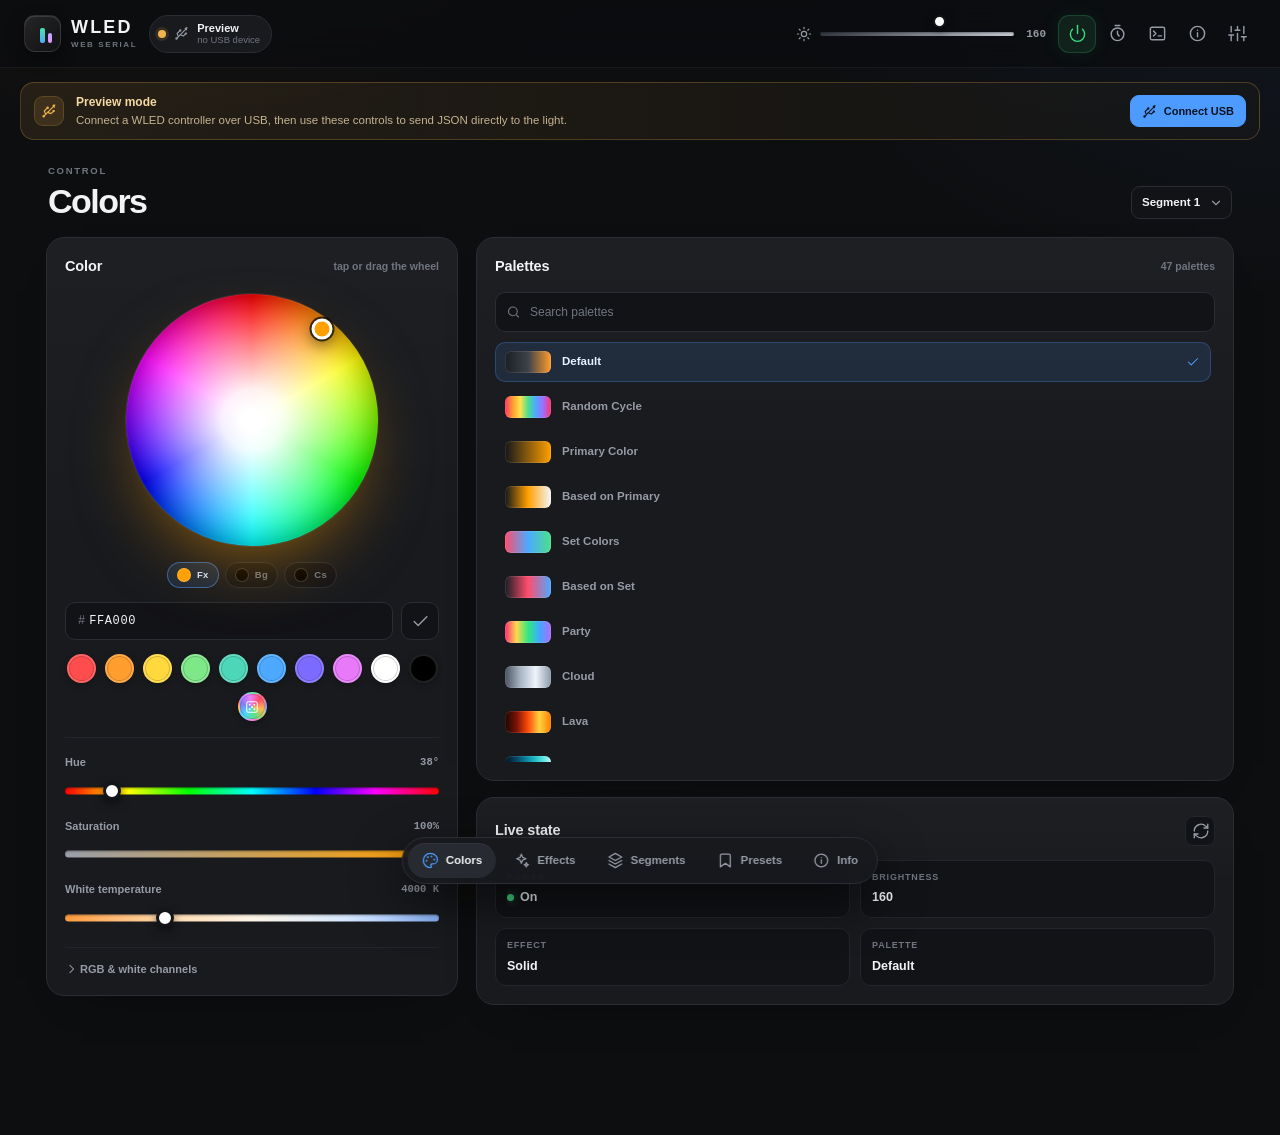
<file: index.html>
<!DOCTYPE html>
<!-- Generated from src/ by tools/build.js — do not edit directly. Run: node tools/build.js -->
<html lang="en">
<head>
<meta charset="utf-8">
<meta name="viewport" content="width=device-width, initial-scale=1, viewport-fit=cover">
<meta name="theme-color" content="#0d0e10">
<title>WLED · Web Serial</title>
<link rel="icon" href="data:image/svg+xml,%3Csvg xmlns='http://www.w3.org/2000/svg' viewBox='0 0 32 32'%3E%3Crect width='32' height='32' rx='8' fill='%23131518'/%3E%3Crect x='7' y='12' width='4' height='13' rx='2' fill='%23ff5d7a'/%3E%3Crect x='14' y='8' width='4' height='17' rx='2' fill='%234be0b0'/%3E%3Crect x='21' y='15' width='4' height='10' rx='2' fill='%23c0a6ff'/%3E%3C/svg%3E">
<style>
/* base.css
 * Design tokens, reset, base typography and the boot loader.
 */

:root{
  --bg:#0d0e10; --bg-2:#121317; --panel:#181a1e; --panel-2:#1f2227; --panel-3:#272b31;
  --line:#2a2d34; --line-soft:#22252b; --text:#f2f3f5; --muted:#969ba5; --muted-2:#70757f;
  --blue:#4d9bff; --blue-soft:rgba(77,155,255,.13); --green:#3ddc84; --amber:#f0b34d;
  --red:#ff6b6b; --radius:18px; --mono:ui-monospace,SFMono-Regular,Menlo,Monaco,Consolas,"Liberation Mono",monospace;
  --font:Inter,-apple-system,BlinkMacSystemFont,"Segoe UI",Roboto,Helvetica,Arial,sans-serif;
  --glow-rgb:255,160,0; --primary:#ffa500;
}
*{box-sizing:border-box}
html{color-scheme:dark}

.boot-loader{position:fixed;inset:0;z-index:1000;display:grid;place-items:center;gap:16px;background:var(--bg);transition:opacity .45s ease,visibility .45s ease}
.boot-loader.hidden{opacity:0;visibility:hidden;pointer-events:none}
.boot-mark{display:flex;gap:6px;align-items:flex-end;height:34px}
.boot-mark span{width:8px;border-radius:4px;background:linear-gradient(180deg,var(--accent),var(--accent-2));animation:bootBars 1s ease-in-out infinite}
.boot-mark span:nth-child(2){animation-delay:.15s;height:26px}
.boot-mark span:nth-child(1){height:18px}
.boot-mark span:nth-child(3){height:30px;animation-delay:.3s}
@keyframes bootBars{0%,100%{transform:scaleY(.55);opacity:.7}50%{transform:scaleY(1);opacity:1}}
.boot-spinner{width:34px;height:34px;border:3px solid rgba(255,255,255,.12);border-top-color:var(--accent);border-radius:50%;animation:spin .75s linear infinite}
@keyframes spin{to{transform:rotate(360deg)}}
.boot-text{font-size:13px;color:var(--muted);letter-spacing:.02em}
body{
  margin:0;min-height:100vh;background:
    radial-gradient(1000px 600px at 12% -20%,rgba(var(--glow-rgb),.10),transparent 60%),
    radial-gradient(800px 500px at 100% 0%,rgba(77,155,255,.055),transparent 60%),
    var(--bg);
  color:var(--text);font-family:var(--font);font-size:14px;line-height:1.5;
  -webkit-font-smoothing:antialiased;text-rendering:optimizeLegibility;
}
body::before{content:"";position:fixed;inset:0;z-index:-1;pointer-events:none;
  background:radial-gradient(600px 300px at 50% 110%,rgba(var(--glow-rgb),.045),transparent 70%);}
::selection{background:rgba(77,155,255,.35)}
*{scrollbar-width:thin;scrollbar-color:#3a3e46 transparent}
::-webkit-scrollbar{width:8px;height:8px}
::-webkit-scrollbar-track{background:transparent}
::-webkit-scrollbar-thumb{background:#343840;border-radius:99px;border:2px solid var(--bg)}
::-webkit-scrollbar-thumb:hover{background:#454a54}
h1,h2,h3,p{margin:0}
button,input,select,textarea{font:inherit;color:inherit}
button{cursor:pointer}
a{color:var(--blue)}
.hidden{display:none!important}
.icon{width:18px;height:18px;flex:none;stroke:currentColor;stroke-width:1.8;fill:none;stroke-linecap:round;stroke-linejoin:round}
.svg-defs{position:absolute;width:0;height:0;overflow:hidden}

/* layout.css
 * Top bar, notice banner, page shell, panels and card grids.
 */

/* top bar */
.topbar{
  position:sticky;top:0;z-index:50;display:flex;align-items:center;gap:12px;
  min-height:68px;padding:10px clamp(12px,2.5vw,24px);
  background:rgba(12,13,15,.82);border-bottom:1px solid rgba(255,255,255,.06);
  backdrop-filter:blur(22px) saturate(140%);-webkit-backdrop-filter:blur(22px) saturate(140%);
  flex-wrap:wrap;
}
.brand{display:flex;align-items:center;gap:10px;flex:none;user-select:none}
.brand-mark{display:flex;align-items:flex-end;gap:3px;width:37px;height:37px;padding:8px;border-radius:11px;
  background:linear-gradient(135deg,rgba(255,255,255,.10),rgba(255,255,255,.025));
  border:1px solid rgba(255,255,255,.10);box-shadow:inset 0 1px 0 rgba(255,255,255,.12),0 6px 18px rgba(0,0,0,.3)}
.brand-mark span{flex:1;border-radius:2px;background:linear-gradient(180deg,#ff5d7a,#ff9f43)}
.brand-mark span:nth-child(2){height:78%;background:linear-gradient(180deg,#4be0b0,#4dabf7)}
.brand-mark span:nth-child(3){height:55%;background:linear-gradient(180deg,#c0a6ff,#e599f7)}
.brand-copy{display:flex;flex-direction:column;line-height:1}
.brand-name{font-weight:800;font-size:18px;letter-spacing:.12em}
.brand-sub{margin-top:5px;font-size:8px;letter-spacing:.2em;text-transform:uppercase;color:var(--muted-2);font-weight:800}
.conn-chip{display:flex;align-items:center;gap:8px;padding:6px 11px 6px 8px;border-radius:999px;
  border:1px solid var(--line);background:var(--panel);min-height:38px;transition:.2s;text-align:left}
.conn-chip:hover{background:var(--panel-2);border-color:#3b3f48}
.conn-chip .dot{width:8px;height:8px;border-radius:50%;background:var(--amber);box-shadow:0 0 0 3px rgba(240,179,77,.12);flex:none;transition:.2s}
.conn-chip .icon{width:15px;height:15px;color:var(--muted)}
.conn-text{display:flex;flex-direction:column;gap:1px;line-height:1.1}
.conn-text strong{font-size:11px;font-weight:700}
.conn-detail{font-size:9.5px;color:var(--muted-2);white-space:nowrap;max-width:190px;overflow:hidden;text-overflow:ellipsis}
body[data-mode="serial"] .conn-chip .dot{background:var(--green);box-shadow:0 0 0 3px rgba(61,220,132,.12),0 0 12px rgba(61,220,132,.4)}
#connChip.waiting .dot{background:var(--amber);box-shadow:0 0 0 3px rgba(240,179,77,.12);animation:pulse 1.8s infinite}
@keyframes pulse{0%,100%{opacity:1}50%{opacity:.45}}
.top-spacer{flex:1;min-width:4px}
.bri-mini{display:flex;align-items:center;gap:8px;width:min(250px,23vw);min-width:160px}
.bri-mini>.icon{width:16px;height:16px;color:var(--muted)}
.bri-mini .range-wrap{flex:1}
.bri-mini output{font:600 11px var(--mono);color:var(--muted);min-width:24px;text-align:right}
.top-actions{display:flex;align-items:center;gap:2px}
.icon-btn{width:38px;height:38px;display:inline-grid;place-items:center;border:1px solid transparent;border-radius:11px;
  background:transparent;color:var(--muted);transition:.18s;flex:none;padding:0}
.icon-btn:hover{color:var(--text);background:var(--panel-2);border-color:var(--line)}
.icon-btn:active{transform:scale(.95)}
.icon-btn.active{color:var(--blue);background:var(--blue-soft);border-color:rgba(77,155,255,.25)}
.icon-btn.power.on{color:var(--green);background:rgba(61,220,132,.10);border-color:rgba(61,220,132,.20);box-shadow:0 0 20px rgba(61,220,132,.08)}
.icon-btn .icon{width:19px;height:19px}
button:focus-visible,input:focus-visible,select:focus-visible,textarea:focus-visible,[tabindex]:focus-visible{
  outline:2px solid rgba(77,155,255,.8);outline-offset:2px
}

/* layout */
.notice{width:min(1240px,calc(100% - 28px));margin:14px auto 0;padding:10px 13px;display:flex;align-items:center;gap:12px;
  border:1px solid rgba(240,179,77,.24);border-radius:14px;
  background:linear-gradient(90deg,rgba(240,179,77,.10),rgba(240,179,77,.025));font-size:12px}
.notice-icon{width:30px;height:30px;border-radius:9px;display:grid;place-items:center;flex:none;
  color:var(--amber);background:rgba(240,179,77,.12);border:1px solid rgba(240,179,77,.18)}
.notice-icon .icon{width:16px;height:16px}
.notice-copy{display:flex;flex-direction:column;gap:1px;min-width:0}
.notice-copy strong{font-size:12px;font-weight:700;color:#f5d9a3}
.notice-copy span{font-size:11.5px;color:#c6b492}
.notice .btn{margin-left:auto;flex:none}
body[data-mode="serial"] .notice{display:none}
.content{width:min(1240px,100%);margin:0 auto;padding:22px clamp(14px,2.5vw,26px) 130px}
.panel{display:none}
.panel.active{display:block;animation:panelIn .32s ease both}
@keyframes panelIn{from{opacity:0;transform:translateY(6px)}to{opacity:1;transform:none}}
.panel-head{display:flex;align-items:flex-end;justify-content:space-between;gap:16px;margin:2px 2px 18px;flex-wrap:wrap}
.eyebrow{margin:0 0 5px;font-size:9.5px;text-transform:uppercase;letter-spacing:.18em;color:var(--muted-2);font-weight:800;display:flex;align-items:center;gap:8px}
.panel-head h1{margin:0;font-size:clamp(25px,3vw,34px);letter-spacing:-.045em;line-height:1.05;font-weight:750}
.page-sub{margin:7px 0 0;color:var(--muted);font-size:12.5px;max-width:62ch}
.panel-head-actions{display:flex;gap:9px;align-items:center;flex-wrap:wrap}
.stack{display:flex;flex-direction:column;gap:16px;min-width:0}
.colors-grid{display:grid;grid-template-columns:minmax(320px,412px) minmax(0,1fr);gap:18px;align-items:start}
.effects-grid{display:grid;grid-template-columns:minmax(300px,376px) minmax(0,1fr);gap:18px;align-items:start}
.segments-grid{display:grid;grid-template-columns:repeat(auto-fill,minmax(320px,1fr));gap:16px}
.presets-grid{display:grid;grid-template-columns:repeat(auto-fill,minmax(188px,1fr));gap:12px}
.info-grid{display:grid;grid-template-columns:repeat(2,minmax(0,1fr));gap:16px}
.span-2{grid-column:1/-1}
.card{background:linear-gradient(180deg,rgba(255,255,255,.024),rgba(255,255,255,0) 42%),var(--panel);
  border:1px solid var(--line);border-radius:var(--radius);padding:18px;box-shadow:0 18px 44px -36px rgba(0,0,0,.9);min-width:0}
.card-head{display:flex;align-items:center;justify-content:space-between;gap:10px;margin-bottom:14px}
.card h2{margin:0;font-size:14.5px;font-weight:700;letter-spacing:-.01em}
.hint{font-size:10.5px;color:var(--muted-2);font-weight:550;white-space:nowrap}
.divider{height:1px;background:var(--line-soft);margin:16px 0}
.muted{color:var(--muted)}
.mono{font-family:var(--mono)}

/* controls.css
 * Buttons, form fields, switches and range sliders.
 */

/* buttons / forms */
.btn{display:inline-flex;align-items:center;justify-content:center;gap:7px;padding:9px 14px;border-radius:11px;
  border:1px solid var(--line);background:var(--panel-2);color:var(--text);font-size:12px;font-weight:650;
  transition:.18s;white-space:nowrap}
.btn:hover{background:var(--panel-3);border-color:#3b3f48}
.btn:active{transform:translateY(1px)}
.btn-primary{background:var(--blue);border-color:var(--blue);color:#07121f}
.btn-primary:hover{background:#68adff;border-color:#68adff}
.btn-danger{background:rgba(255,107,107,.09);border-color:rgba(255,107,107,.25);color:#ff9696}
.btn-danger:hover{background:rgba(255,107,107,.16);border-color:rgba(255,107,107,.4)}
.btn-ghost{background:transparent}
.btn-sm{padding:7px 11px;font-size:11px;border-radius:9px}
.btn .icon{width:15px;height:15px}
.button-row{display:flex;gap:8px;flex-wrap:wrap;align-items:center}
.mini-select{appearance:none;background:var(--bg-2);border:1px solid var(--line);color:var(--text);border-radius:9px;
  padding:7px 30px 7px 10px;font-size:11.5px;font-weight:600;cursor:pointer;
  background-image:url("data:image/svg+xml,%3Csvg xmlns='http://www.w3.org/2000/svg' viewBox='0 0 24 24' fill='none' stroke='%23969ba5' stroke-width='2' stroke-linecap='round'%3E%3Cpath d='m6 9 6 6 6-6'/%3E%3C/svg%3E");
  background-repeat:no-repeat;background-position:right 8px center;background-size:14px}
.mini-select:hover{border-color:#3b3f48}
.field-label{font-size:10px;font-weight:700;letter-spacing:.06em;text-transform:uppercase;color:var(--muted-2);display:block;margin-bottom:6px}
.input,.select,textarea.input{width:100%;background:var(--bg-2);border:1px solid var(--line);border-radius:10px;
  padding:9px 11px;font-size:12px;color:var(--text);outline:none;transition:.18s}
.input:focus,.select:focus,textarea.input:focus{border-color:rgba(77,155,255,.55);box-shadow:0 0 0 3px rgba(77,155,255,.09)}
textarea.input{resize:vertical;font-family:var(--mono);font-size:11px;line-height:1.6}
.select{appearance:none;background-image:url("data:image/svg+xml,%3Csvg xmlns='http://www.w3.org/2000/svg' viewBox='0 0 24 24' fill='none' stroke='%23969ba5' stroke-width='2' stroke-linecap='round'%3E%3Cpath d='m6 9 6 6 6-6'/%3E%3C/svg%3E");background-repeat:no-repeat;background-position:right 10px center;background-size:14px;padding-right:34px;cursor:pointer}
.search-box{position:relative;margin-bottom:10px}
.search-box .icon{position:absolute;left:11px;top:50%;transform:translateY(-50%);color:var(--muted-2);width:15px;height:15px;pointer-events:none}
.search-box input{width:100%;padding:10px 12px 10px 34px;border-radius:10px;border:1px solid var(--line);
  background:var(--bg-2);color:var(--text);outline:none;font-size:12px;transition:.18s}
.search-box input:focus{border-color:rgba(77,155,255,.55);box-shadow:0 0 0 3px rgba(77,155,255,.09)}
.search-box input::placeholder{color:var(--muted-2)}
.switch-row{display:flex;align-items:center;justify-content:space-between;gap:14px;padding:10px 0;border-top:1px solid var(--line-soft)}
.switch-row:first-of-type{border-top:0}
.switch-copy{display:flex;flex-direction:column;gap:2px}
.switch-copy strong{font-size:12px;font-weight:650}
.switch-copy small{font-size:10.5px;color:var(--muted-2)}
.switch{position:relative;display:inline-flex;flex:none;width:38px;height:22px;cursor:pointer}
.switch input{position:absolute;opacity:0;width:0;height:0}
.switch .track{position:absolute;inset:0;border-radius:99px;background:var(--panel-3);border:1px solid var(--line);transition:.2s}
.switch .track::after{content:"";position:absolute;top:2px;left:2px;width:16px;height:16px;border-radius:50%;
  background:#b9bdc5;transition:.2s;box-shadow:0 2px 5px rgba(0,0,0,.4)}
.switch input:checked + .track{background:rgba(77,155,255,.9);border-color:rgba(77,155,255,.9)}
.switch input:checked + .track::after{transform:translateX(16px);background:#fff}
.switch input:focus-visible + .track{outline:2px solid rgba(77,155,255,.8);outline-offset:2px}

/* sliders */
.range-wrap{position:relative;height:28px;display:flex;align-items:center;border-radius:99px;min-width:0;--p:50%}
.range-wrap::before{content:"";position:absolute;left:0;right:0;top:50%;height:7px;transform:translateY(-50%);
  border-radius:99px;background:var(--track,#2a2e35);box-shadow:inset 0 1px 2px rgba(0,0,0,.35)}
.range-wrap.fill::before{background:linear-gradient(90deg,var(--blue) 0 var(--p),#2a2e35 var(--p) 100%)}
.range-wrap.track-hue::before{background:linear-gradient(90deg,#f00 0%,#ff0 17%,#0f0 33%,#0ff 50%,#00f 67%,#f0f 83%,#f00 100%)}
.range-wrap.track-bri::before{background:linear-gradient(90deg,#333840,#c7ccd5)}
.range-wrap.track-kelvin::before{background:linear-gradient(90deg,#ff9b3d,#ffd7a8,#fff6e8,#d7e8ff,#8db8ff)}
.range-wrap.track-mono::before{background:linear-gradient(90deg,#111317,#fff)}
.range-wrap.track-red::before{background:linear-gradient(90deg,#111317,#a02020,#ff4a4a)}
.range-wrap.track-green::before{background:linear-gradient(90deg,#111317,#1f8a48,#4be08b)}
.range-wrap.track-blue::before{background:linear-gradient(90deg,#111317,#2451a8,#5b9dff)}
.range-wrap.small{height:18px}
.range-wrap.small::before{height:4px}
.range-wrap.small input.range::-webkit-slider-thumb{width:13px;height:13px;margin-top:-4.5px;border-width:2px}
input.range{position:relative;z-index:1;width:100%;height:28px;background:transparent;-webkit-appearance:none;appearance:none;cursor:pointer;margin:0;min-width:0}
input.range::-webkit-slider-runnable-track{height:28px;background:transparent;border:0}
input.range::-webkit-slider-thumb{-webkit-appearance:none;appearance:none;width:18px;height:18px;border-radius:50%;
  background:#fff;border:3px solid #141519;margin-top:5px;box-shadow:0 3px 10px rgba(0,0,0,.55)}
input.range::-moz-range-track{height:7px;background:transparent;border:0}
input.range::-moz-range-thumb{width:16px;height:16px;border-radius:50%;background:#fff;border:3px solid #141519;box-shadow:0 3px 10px rgba(0,0,0,.55)}
.sliders{display:flex;flex-direction:column;gap:13px}
.slider-row{display:flex;flex-direction:column;gap:6px;min-width:0}
.slider-top{display:flex;align-items:center;justify-content:space-between;gap:10px}
.slider-top label,.slider-top span{font-size:11px;font-weight:650;color:var(--muted)}
.slider-top output{font:600 10.5px var(--mono);color:var(--muted);white-space:nowrap}
.advanced{margin-top:15px;border-top:1px solid var(--line-soft);padding-top:13px}
.advanced summary{cursor:pointer;color:var(--muted);font-size:11px;font-weight:650;list-style:none;display:flex;align-items:center;gap:7px}
.advanced summary::-webkit-details-marker{display:none}
.advanced summary::before{content:"";width:5px;height:5px;border-right:1.5px solid currentColor;border-bottom:1.5px solid currentColor;transform:rotate(-45deg);transition:.2s;margin-left:2px}
.advanced[open] summary::before{transform:rotate(45deg)}
.advanced>div{margin-top:12px;display:flex;flex-direction:column;gap:12px}

/* features.css
 * Color wheel, catalog lists, effects, segments, presets and info panels.
 */

/* color */
.wheel-wrap{display:flex;justify-content:center;padding:2px 0 16px}
.wheel{position:relative;width:min(252px,62vw);aspect-ratio:1;border-radius:50%;cursor:crosshair;touch-action:none;outline:none;
  background:conic-gradient(from 0deg,#ff0000,#ffff00,#00ff00,#00ffff,#0000ff,#ff00ff,#ff0000);
  box-shadow:0 0 0 1px rgba(255,255,255,.07),0 30px 76px -28px rgba(var(--glow-rgb),.65),inset 0 0 30px rgba(0,0,0,.2)}
.wheel::before{content:"";position:absolute;inset:0;border-radius:50%;pointer-events:none;
  background:radial-gradient(circle,#fff 0%,#fff 6%,rgba(255,255,255,.94) 17%,rgba(255,255,255,.55) 40%,rgba(255,255,255,0) 71%)}
.wheel::after{content:"";position:absolute;inset:0;border-radius:50%;pointer-events:none;
  box-shadow:inset 0 0 0 1px rgba(255,255,255,.07),inset 0 0 40px rgba(0,0,0,.22)}
.wheel:focus-visible{box-shadow:0 0 0 4px rgba(77,155,255,.5),0 30px 76px -28px rgba(var(--glow-rgb),.65)}
.wheel-marker{position:absolute;left:50%;top:50%;width:21px;height:21px;border-radius:50%;transform:translate(-50%,-50%);
  background:#fff;border:3px solid #fff;box-shadow:0 0 0 2px rgba(0,0,0,.7),0 5px 16px rgba(0,0,0,.55);z-index:2;pointer-events:none}
.wheel.dragging{cursor:grabbing}
.color-slots{display:flex;justify-content:center;gap:6px;margin:0 0 14px;flex-wrap:wrap}
.slot-btn{display:flex;align-items:center;gap:6px;padding:5px 9px;border-radius:999px;border:1px solid var(--line);
  background:var(--bg-2);color:var(--muted-2);font-size:9.5px;font-weight:800;letter-spacing:.04em;transition:.18s}
.slot-btn .swatch{width:14px;height:14px;border-radius:50%;border:1px solid rgba(255,255,255,.2);flex:none}
.slot-btn:hover{border-color:#3c414a;color:var(--muted)}
.slot-btn.active{background:var(--blue-soft);border-color:rgba(77,155,255,.5);color:#cfe3ff}
.hex-row{display:flex;align-items:center;gap:8px;margin:0 0 14px}
.hex-field{flex:1;display:flex;align-items:center;gap:2px;background:var(--bg-2);border:1px solid var(--line);
  border-radius:10px;padding:0 12px;height:38px;transition:.18s;min-width:0}
.hex-field:focus-within{border-color:rgba(77,155,255,.55);box-shadow:0 0 0 3px rgba(77,155,255,.09)}
.hex-field span{color:var(--muted-2);font-family:var(--mono);font-size:12px}
.hex-field input{border:0;background:transparent;color:var(--text);width:100%;outline:none;font-family:var(--mono);
  font-size:12px;letter-spacing:.05em;text-transform:uppercase;min-width:0}
.hex-row .icon-btn{width:38px;height:38px;background:var(--bg-2);border-color:var(--line);border-radius:10px}
.quick-colors{display:flex;justify-content:center;flex-wrap:wrap;gap:9px;margin-bottom:2px}
.quick-color{width:29px;height:29px;border-radius:50%;border:2px solid rgba(255,255,255,.13);padding:0;
  box-shadow:inset 0 0 0 1px rgba(0,0,0,.18),0 2px 6px rgba(0,0,0,.25);transition:transform .16s,border-color .16s}
.quick-color:hover{transform:translateY(-2px) scale(1.06);border-color:rgba(255,255,255,.5)}
.quick-color.active{outline:2px solid var(--text);outline-offset:2px}
.quick-color.random{display:grid;place-items:center;color:#fff;font-size:12px;font-weight:800;text-shadow:0 1px 2px rgba(0,0,0,.8);
  background:conic-gradient(from 45deg,#ff4d6d,#ffb84d,#5ee07d,#4dd7ff,#7f7dff,#f07dff,#ff4d6d)}
.quick-color.random .icon{width:14px;height:14px}

/* lists */
.effect-list,.palette-list{display:flex;flex-direction:column;gap:5px;overflow-y:auto;overscroll-behavior:contain;padding-right:4px}
.effect-list{max-height:min(660px,calc(100vh - 300px))}
.palette-list{max-height:min(420px,calc(100vh - 430px))}
.effect-row,.palette-row{display:flex;align-items:center;gap:10px;width:100%;text-align:left;
  padding:9px 10px;border-radius:10px;border:1px solid transparent;background:transparent;color:var(--muted);transition:.14s;min-height:40px}
.effect-row:hover,.palette-row:hover{background:var(--panel-2);color:var(--text)}
.effect-row.active{background:var(--blue-soft);border-color:rgba(77,155,255,.25);color:#e9f3ff}
.effect-id{font:600 9.5px var(--mono);color:var(--muted-2);width:23px;flex:none;text-align:right}
.effect-name{flex:1;font-size:12px;font-weight:600;white-space:nowrap;overflow:hidden;text-overflow:ellipsis}
.effect-check{width:16px;height:16px;flex:none;color:var(--blue);opacity:0;display:grid;place-items:center}
.effect-row.active .effect-check{opacity:1}
.effect-check .icon{width:14px;height:14px}
.palette-row{gap:11px;padding:7px 9px}
.palette-swatch{width:46px;height:22px;border-radius:6px;flex:none;box-shadow:inset 0 0 0 1px rgba(255,255,255,.1)}
.palette-name{flex:1;font-size:11.5px;font-weight:600;white-space:nowrap;overflow:hidden;text-overflow:ellipsis}
.palette-row.active{background:var(--blue-soft);border-color:rgba(77,155,255,.25);color:#e9f3ff}
.palette-check{width:16px;flex:none;color:var(--blue);opacity:0;display:grid;place-items:center}
.palette-row.active .palette-check{opacity:1}
.palette-check .icon{width:14px;height:14px}
.empty-list{padding:22px 12px;text-align:center;color:var(--muted-2);font-size:11.5px}

/* live state */
.state-grid{display:grid;grid-template-columns:1fr 1fr;gap:10px}
.state-tile{background:var(--bg-2);border:1px solid var(--line-soft);border-radius:11px;padding:10px 11px;min-width:0}
.state-tile .k{display:block;font-size:9px;letter-spacing:.09em;text-transform:uppercase;color:var(--muted-2);font-weight:800;margin-bottom:4px}
.state-tile .v{font-size:12.5px;font-weight:650;white-space:nowrap;overflow:hidden;text-overflow:ellipsis;display:flex;align-items:center;gap:6px}
.state-tile .v .icon{width:14px;height:14px;color:var(--muted)}
.state-dot{width:7px;height:7px;border-radius:50%;background:var(--muted-2);flex:none}
.state-dot.on{background:var(--green);box-shadow:0 0 8px rgba(61,220,132,.5)}

/* effects */
.effect-current-head{display:flex;align-items:flex-start;justify-content:space-between;gap:12px;margin-bottom:14px}
.effect-current-head h2{font-size:clamp(21px,3vw,27px);letter-spacing:-.03em;line-height:1.1;margin:3px 0 0}
.badge{display:inline-flex;align-items:center;gap:5px;padding:3px 7px;border-radius:6px;background:var(--panel-3);
  border:1px solid var(--line);font:600 9px var(--mono);color:var(--muted);white-space:nowrap}
.effect-preview{height:52px;border-radius:12px;margin-bottom:17px;border:1px solid rgba(255,255,255,.08);
  background:linear-gradient(90deg,#ff8a3d,#ffd36b,#ff6b6b);position:relative;overflow:hidden;box-shadow:inset 0 0 30px rgba(0,0,0,.18)}
.effect-preview::after{content:"";position:absolute;inset:-60% -20%;background:linear-gradient(100deg,transparent 35%,rgba(255,255,255,.3) 50%,transparent 65%);
  transform:translateX(-100%);animation:sheen 7s ease-in-out infinite}
@keyframes sheen{0%,55%{transform:translateX(-100%)}85%,100%{transform:translateX(100%)}}
.effect-palette-preview{height:38px;border-radius:10px;border:1px solid rgba(255,255,255,.08);margin:2px 0 9px;box-shadow:inset 0 0 20px rgba(0,0,0,.15)}
.small-meta{font-size:10.5px;color:var(--muted-2)}
.custom-id-row{display:flex;align-items:center;gap:8px;margin-top:4px}
.custom-id-row label{display:flex;align-items:center;gap:8px;font-size:10.5px;color:var(--muted);font-weight:600}
.custom-id-row input{width:70px;background:var(--bg-2);border:1px solid var(--line);border-radius:8px;padding:6px 8px;font:600 11px var(--mono);color:var(--text);outline:none}

/* segments */
.segment-card{background:linear-gradient(180deg,rgba(255,255,255,.024),rgba(255,255,255,0) 42%),var(--panel);
  border:1px solid var(--line);border-radius:var(--radius);padding:15px;transition:.2s;min-width:0}
.segment-card.active{border-color:rgba(77,155,255,.42);box-shadow:0 0 0 1px rgba(77,155,255,.08),0 18px 44px -36px rgba(0,0,0,.9)}
.seg-top{display:flex;align-items:center;gap:10px;margin-bottom:12px}
.seg-swatch{width:30px;height:30px;border-radius:9px;border:1px solid rgba(255,255,255,.14);flex:none;box-shadow:inset 0 0 12px rgba(0,0,0,.15)}
.seg-title-wrap{flex:1;min-width:0}
.seg-name-input{background:transparent;border:1px solid transparent;border-radius:6px;padding:2px 4px;margin-left:-4px;
  font-size:12.5px;font-weight:700;color:var(--text);width:min(100%,220px);outline:none}
.seg-name-input:hover{border-color:var(--line)}
.seg-name-input:focus{border-color:rgba(77,155,255,.5);background:var(--bg-2)}
.seg-sub{display:block;color:var(--muted-2);font-size:10px;margin-top:1px;padding-left:0}
.seg-summary{display:flex;gap:6px;flex-wrap:wrap;margin-bottom:12px}
.seg-pill{display:inline-flex;align-items:center;gap:5px;padding:4px 7px;border-radius:7px;background:var(--bg-2);
  border:1px solid var(--line-soft);color:var(--muted);font-size:9.5px;font-weight:600;max-width:100%}
.seg-pill .icon{width:12px;height:12px}
.seg-pill span{white-space:nowrap;overflow:hidden;text-overflow:ellipsis}
.seg-fields{display:grid;grid-template-columns:1fr 1fr;gap:8px;margin-bottom:11px}
.seg-field{display:flex;flex-direction:column;gap:4px;background:var(--bg-2);border:1px solid var(--line-soft);border-radius:9px;padding:6px 8px}
.seg-field label{font-size:8.5px;letter-spacing:.08em;text-transform:uppercase;color:var(--muted-2);font-weight:800}
.seg-field input[type=number]{background:transparent;border:0;color:var(--text);font:600 12px var(--mono);outline:none;width:100%;padding:0}
.seg-field .row{display:flex;align-items:center;gap:5px}
.seg-bri{display:flex;align-items:center;gap:8px;margin:0 0 10px}
.seg-bri label{font-size:9.5px;color:var(--muted-2);font-weight:700;text-transform:uppercase;letter-spacing:.06em;white-space:nowrap}
.seg-bri .range-wrap{flex:1}
.seg-bri output{font:600 10px var(--mono);color:var(--muted);width:24px;text-align:right}
.seg-actions{display:flex;gap:6px;align-items:center}
.seg-actions .btn{flex:1;font-size:10.5px;padding:7px 8px}
.seg-actions .icon-btn{width:32px;height:32px;background:var(--bg-2);border-color:var(--line-soft)}
.seg-actions .icon-btn:hover{background:var(--panel-2)}
.seg-actions .icon-btn.danger:hover{color:var(--red);border-color:rgba(255,107,107,.3)}
.seg-details{margin:10px 0 0;border-top:1px solid var(--line-soft);padding-top:9px}
.seg-details summary{font-size:10px;color:var(--muted-2);cursor:pointer;list-style:none;display:flex;align-items:center;gap:6px;font-weight:600}
.seg-details summary::-webkit-details-marker{display:none}
.seg-details summary::before{content:"";width:4px;height:4px;border-right:1.5px solid currentColor;border-bottom:1.5px solid currentColor;transform:rotate(-45deg)}
.seg-details[open] summary::before{transform:rotate(45deg)}
.seg-more-grid{display:grid;grid-template-columns:1fr 1fr;gap:8px;margin-top:9px}
.global-card{margin-top:18px}
.global-grid{display:grid;grid-template-columns:minmax(0,1fr) auto;gap:18px;align-items:end}
.global-actions{display:flex;gap:8px;flex-wrap:wrap}

/* presets */
.presets-note{display:flex;align-items:flex-start;gap:8px;margin:-4px 2px 16px;color:var(--muted-2);font-size:11px;max-width:75ch}
.presets-note .icon{width:14px;height:14px;flex:none;margin-top:1px}
.preset-card{position:relative;min-height:112px;border-radius:14px;border:1px solid var(--line);background:var(--panel);
  padding:12px;display:flex;flex-direction:column;gap:8px;text-align:left;transition:.18s;overflow:hidden}
.preset-card:hover{transform:translateY(-1px);border-color:#3c414a;background:var(--panel-2)}
.preset-card.empty{border-style:dashed;background:transparent;color:var(--muted-2)}
.preset-card.empty:hover{background:rgba(255,255,255,.015);border-color:#454a54}
.preset-card.playing{border-color:rgba(77,155,255,.45);box-shadow:0 0 0 1px rgba(77,155,255,.08)}
.preset-top{display:flex;align-items:center;justify-content:space-between;gap:8px;width:100%}
.preset-slot{font:700 9px var(--mono);color:var(--muted-2);letter-spacing:.05em}
.preset-status{display:flex;align-items:center;gap:5px;font-size:8.5px;font-weight:800;letter-spacing:.05em;text-transform:uppercase;color:var(--blue)}
.preset-status .state-dot{width:5px;height:5px}
.preset-name{font-size:12.5px;font-weight:700;color:var(--text);line-height:1.25;white-space:nowrap;overflow:hidden;text-overflow:ellipsis;width:100%}
.preset-meta{font-size:10px;color:var(--muted-2);white-space:nowrap;overflow:hidden;text-overflow:ellipsis;width:100%}
.preset-strip{height:5px;border-radius:99px;margin-top:auto;background:linear-gradient(90deg,#444,#666);width:100%}
.preset-hover-actions{position:absolute;top:7px;right:7px;display:flex;gap:3px;opacity:0;transition:.15s}
.preset-card:hover .preset-hover-actions,.preset-card:focus-within .preset-hover-actions{opacity:1}
.preset-hover-actions .icon-btn{width:25px;height:25px;border-radius:7px;background:rgba(10,11,13,.75);border:1px solid var(--line);backdrop-filter:blur(6px)}
.preset-hover-actions .icon{width:13px;height:13px}
.preset-add-through{position:absolute;inset:0;display:flex;flex-direction:column;align-items:center;justify-content:center;gap:5px}
.preset-add-through .icon{width:16px;height:16px}
.preset-add-through span{font-size:9.5px;font-weight:700;letter-spacing:.04em;text-transform:uppercase}

/* info */
.kv{display:flex;flex-direction:column}
.kv-row{display:flex;align-items:baseline;justify-content:space-between;gap:16px;padding:8px 0;border-top:1px solid var(--line-soft);min-height:34px}
.kv-row:first-child{border-top:0;padding-top:0}
.kv-row .k{font-size:11px;color:var(--muted-2);white-space:nowrap}
.kv-row .v{font:600 11px var(--mono);color:var(--text);text-align:right;overflow-wrap:anywhere}
.kv-row .v.good{color:var(--green)}
.kv-row .v.warn{color:var(--amber)}
.kv-row .v.bad{color:var(--red)}
.conn-banner{display:flex;align-items:center;gap:10px;padding:10px 11px;border-radius:10px;background:var(--bg-2);
  border:1px solid var(--line-soft);margin-bottom:13px}
.conn-banner .dot{width:8px;height:8px;border-radius:50%;background:var(--amber);flex:none}
body[data-mode="serial"] .conn-banner .dot{background:var(--green);box-shadow:0 0 10px rgba(61,220,132,.5)}
.conn-banner .txt{display:flex;flex-direction:column;gap:1px;min-width:0}
.conn-banner strong{font-size:11px;font-weight:700}
.conn-banner span{font-size:10px;color:var(--muted-2);white-space:nowrap;overflow:hidden;text-overflow:ellipsis}
.api-copy{font-size:11.5px;color:var(--muted);line-height:1.65}
.api-copy strong{color:var(--text)}
.code-line{display:block;margin-top:8px;padding:8px 10px;background:#0b0c0e;border:1px solid var(--line-soft);
  border-radius:8px;font:500 10.5px var(--mono);color:#c7d1de;white-space:pre-wrap;overflow-wrap:anywhere}
.raw-box{margin:0;padding:12px;background:#0b0c0e;border:1px solid var(--line-soft);border-radius:10px;
  min-height:150px;max-height:340px;overflow:auto;font:500 10.5px/1.65 var(--mono);color:#bfc7d2;white-space:pre-wrap;overflow-wrap:anywhere}
.copy-btn{width:30px;height:30px;border-radius:8px;display:grid;place-items:center;background:var(--bg-2);border:1px solid var(--line-soft);color:var(--muted)}
.copy-btn:hover{color:var(--text);background:var(--panel-2)}
.info-actions{display:flex;gap:8px;flex-wrap:wrap;margin-top:13px}
.quick-command{display:flex;align-items:center;gap:8px;margin-top:8px}
.quick-command code{flex:1;font:500 10.5px var(--mono);color:#c7d1de;background:#0b0c0e;border:1px solid var(--line-soft);
  border-radius:8px;padding:7px 9px;overflow:hidden;text-overflow:ellipsis;white-space:nowrap}
.quick-command .btn{padding:5px 9px;font-size:10px}

/* overlays.css
 * Bottom tab bar, toast, modal dialogs and the serial console.
 */

/* bottom tabs */
.tabbar{position:fixed;bottom:16px;left:50%;transform:translateX(-50%);z-index:45;display:flex;align-items:center;gap:3px;
  padding:5px;border-radius:999px;background:rgba(24,26,30,.92);border:1px solid var(--line);
  box-shadow:0 18px 48px rgba(0,0,0,.6);backdrop-filter:blur(22px) saturate(140%);-webkit-backdrop-filter:blur(22px) saturate(140%)}
.tabbtn{display:flex;align-items:center;gap:7px;padding:9px 14px;border:0;border-radius:999px;background:transparent;
  color:var(--muted);font-size:11.5px;font-weight:650;transition:.18s;white-space:nowrap}
.tabbtn .icon{width:17px;height:17px}
.tabbtn:hover{color:var(--text);background:rgba(255,255,255,.04)}
.tabbtn.active{background:var(--panel-3);color:var(--text);box-shadow:inset 0 1px 0 rgba(255,255,255,.05)}
.tabbtn.active .icon{color:var(--blue)}

/* toast */
.toast{position:fixed;left:50%;bottom:94px;transform:translate(-50%,14px);z-index:100;display:flex;align-items:center;gap:9px;
  padding:10px 14px;border-radius:11px;background:#202329;border:1px solid #343943;color:var(--text);font-size:12px;
  box-shadow:0 16px 40px rgba(0,0,0,.55);opacity:0;pointer-events:none;transition:.24s;max-width:min(440px,calc(100vw - 28px))}
.toast.show{opacity:1;transform:translate(-50%,0)}
.toast .icon{width:15px;height:15px;color:var(--green);flex:none}
.toast.error{border-color:rgba(255,107,107,.35);background:#2a1d20}
.toast.error .icon{color:var(--red)}
.toast.warn{border-color:rgba(240,179,77,.35);background:#292319}
.toast.warn .icon{color:var(--amber)}

/* dialogs */
dialog{border:1px solid var(--line);border-radius:20px;background:linear-gradient(180deg,rgba(255,255,255,.03),transparent 40%),var(--panel);
  color:var(--text);padding:0;width:min(560px,calc(100vw - 28px));max-height:min(86vh,800px);box-shadow:0 30px 100px rgba(0,0,0,.65);overflow:hidden}
dialog::backdrop{background:rgba(5,6,8,.68);backdrop-filter:blur(7px);-webkit-backdrop-filter:blur(7px)}
dialog[open]{display:flex;flex-direction:column;animation:dialogIn .22s ease both}
@keyframes dialogIn{from{opacity:0;transform:translateY(8px) scale(.995)}to{opacity:1;transform:none}}
.dialog-head{display:flex;align-items:flex-start;justify-content:space-between;gap:14px;padding:19px 20px 14px;border-bottom:1px solid var(--line-soft);flex:none}
.dialog-head h2{margin:0;font-size:18px;letter-spacing:-.025em}
.dialog-head p{margin:5px 0 0;color:var(--muted-2);font-size:11px}
.dialog-head .icon-btn{width:32px;height:32px;border-radius:9px;margin:-2px -4px 0 0}
.dialog-body{padding:18px 20px 20px;overflow-y:auto;min-height:0}
.dialog-actions{display:flex;justify-content:flex-end;gap:8px;flex-wrap:wrap;margin-top:18px}
.dialog-actions .btn{min-width:84px}
.form-grid{display:grid;grid-template-columns:1fr 1fr;gap:12px}
.form-grid .full{grid-column:1/-1}
.form-field{display:flex;flex-direction:column;min-width:0}
.dialog-note{font-size:10.5px;color:var(--muted-2);line-height:1.55;margin-top:10px}
.callout{display:flex;align-items:flex-start;gap:9px;padding:10px 11px;border-radius:10px;background:rgba(240,179,77,.07);
  border:1px solid rgba(240,179,77,.18);color:#d9c49c;font-size:10.5px;line-height:1.55;margin-top:12px}
.callout .icon{width:14px;height:14px;color:var(--amber);flex:none;margin-top:1px}
.callout.info{background:var(--blue-soft);border-color:rgba(77,155,255,.18);color:#b9d3f7}
.callout.info .icon{color:var(--blue)}
.callout.good{background:rgba(61,220,132,.07);border-color:rgba(61,220,132,.18);color:#b2e7cb}
.callout.good .icon{color:var(--green)}
.advanced-section{margin-top:18px;border-top:1px solid var(--line-soft);padding-top:14px}
.advanced-section summary{cursor:pointer;font-size:11.5px;font-weight:650;color:var(--muted);list-style:none;display:flex;align-items:center;gap:7px}
.advanced-section summary::-webkit-details-marker{display:none}
.advanced-section summary::before{content:"";width:5px;height:5px;border-right:1.5px solid currentColor;border-bottom:1.5px solid currentColor;transform:rotate(-45deg)}
.advanced-section[open] summary::before{transform:rotate(45deg)}
.advanced-section .inner{padding-top:12px;display:flex;flex-direction:column;gap:11px}
.duration-chips{display:flex;gap:6px;flex-wrap:wrap;margin-top:8px}
.chip{padding:5px 9px;border-radius:7px;border:1px solid var(--line);background:var(--bg-2);color:var(--muted);font-size:10px;font-weight:600}
.chip:hover{color:var(--text);border-color:#454a54}
.chip.active{background:var(--blue-soft);border-color:rgba(77,155,255,.35);color:#cfe3ff}

/* terminal */
.terminal{position:fixed;left:50%;bottom:92px;transform:translate(-50%,14px);z-index:70;width:min(760px,calc(100vw - 24px));
  height:min(390px,48vh);display:flex;flex-direction:column;background:rgba(17,19,22,.98);border:1px solid #343943;
  border-radius:15px;box-shadow:0 30px 90px rgba(0,0,0,.7);backdrop-filter:blur(20px);opacity:0;pointer-events:none;transition:.22s;overflow:hidden}
.terminal.open{opacity:1;pointer-events:auto;transform:translate(-50%,0)}
.terminal-head{display:flex;align-items:center;gap:8px;padding:9px 12px;border-bottom:1px solid var(--line);flex:none;background:rgba(255,255,255,.015)}
.terminal-head .dot{width:7px;height:7px;border-radius:50%;background:var(--amber);flex:none}
body[data-mode="serial"] .terminal-head .dot{background:var(--green);box-shadow:0 0 8px rgba(61,220,132,.5)}
.terminal-head strong{font-size:10.5px;letter-spacing:.02em;font-weight:650}
.terminal-head .badge{margin-left:2px}
.terminal-actions{margin-left:auto;display:flex;gap:4px;align-items:center}
.terminal-actions .icon-btn{width:28px;height:28px;border-radius:7px}
.terminal-actions .icon-btn .icon{width:14px;height:14px}
.terminal-body{flex:1;overflow-y:auto;padding:9px 12px;font:500 10.5px/1.65 var(--mono);color:#aeb6c2;background:#0b0c0e;min-height:0}
.log-line{display:flex;gap:8px;padding:1px 0;white-space:pre-wrap;overflow-wrap:anywhere}
.log-line .dir{flex:none;width:24px;font-weight:700;color:var(--muted-2)}
.log-line.tx .dir,.log-line.tx .txt{color:#77b2ff}
.log-line.rx .dir,.log-line.rx .txt{color:#7fdba5}
.log-line.sys .dir,.log-line.sys .txt{color:#7b818b}
.log-line.err .dir,.log-line.err .txt{color:#ff8d8d}
.log-line .txt{min-width:0}
.terminal-form{display:flex;align-items:center;gap:7px;padding:8px 10px;border-top:1px solid var(--line);flex:none;background:rgba(255,255,255,.015)}
.terminal-form .prompt{font:700 10px var(--mono);color:var(--blue);padding-left:2px}
.terminal-form input{flex:1;background:var(--bg);border:1px solid var(--line);border-radius:7px;padding:7px 9px;
  font:500 10.5px var(--mono);color:var(--text);outline:none;min-width:0}
.terminal-form input:focus{border-color:rgba(77,155,255,.5)}
.terminal-form .btn{padding:6px 11px;font-size:10px}
.terminal-hint{font-size:9px;color:var(--muted-2);padding:5px 12px 8px;border-top:1px solid var(--line-soft);background:rgba(255,255,255,.01)}

/* responsive.css
 * Breakpoints and reduced-motion overrides.
 */

@media(max-width:980px){
  .colors-grid,.effects-grid{grid-template-columns:1fr}
  .effect-list{max-height:380px}
  .palette-list{max-height:330px}
  .bri-mini{width:min(210px,24vw)}
}
@media(max-width:820px){
  .info-grid{grid-template-columns:1fr}
  .span-2{grid-column:auto}
  .conn-detail{max-width:120px}
  .topbar{gap:9px}
  .brand-sub{display:none}
  .bri-mini{min-width:140px}
}
@media(max-width:680px){
  .topbar{padding:9px 12px;min-height:0}
  .brand-mark{width:32px;height:32px;padding:7px;border-radius:9px}
  .brand-name{font-size:16px}
  .conn-chip{padding:5px 8px;min-height:32px}
  .conn-text strong{font-size:9.5px}
  .conn-detail{display:none}
  .conn-chip .icon{width:13px;height:13px}
  .bri-mini{order:20;width:100%;max-width:none;flex-basis:100%;padding:2px 2px 0;min-width:0}
  .top-spacer{display:none}
  .top-actions .icon-btn{width:33px;height:33px}
  .top-actions .icon-btn .icon{width:17px;height:17px}
  #topInfoBtn{display:none}
  .content{padding:16px 12px 112px}
  .notice{flex-wrap:wrap;margin-top:10px;padding:9px 11px}
  .notice .btn{margin-left:0;width:100%}
  .panel-head{margin-bottom:14px;align-items:flex-start}
  .panel-head h1{font-size:27px}
  .panel-head .btn{padding:8px 11px}
  .card{padding:15px;border-radius:16px}
  .wheel{width:min(238px,66vw)}
  .segments-grid{grid-template-columns:1fr}
  .presets-grid{grid-template-columns:repeat(auto-fill,minmax(148px,1fr))}
  .global-grid{grid-template-columns:1fr}
  .tabbar{left:0;right:0;bottom:0;transform:none;border-radius:22px 22px 0 0;justify-content:space-around;
    padding:7px 8px calc(7px + env(safe-area-inset-bottom));border-left:0;border-right:0;border-bottom:0;gap:0}
  .tabbtn{flex-direction:column;gap:4px;padding:5px 10px;font-size:9px;min-width:54px;border-radius:12px}
  .tabbtn .icon{width:19px;height:19px}
  .terminal{bottom:78px;height:min(380px,52vh);border-radius:14px}
  .toast{bottom:84px}
  .dialog-head{padding:16px 17px 13px}
  .dialog-body{padding:15px 17px 18px}
  dialog{width:calc(100vw - 20px)}
  .form-grid{grid-template-columns:1fr}
  .form-grid .full{grid-column:auto}
}
@media(max-width:390px){
  .brand-copy{display:none}
  .top-actions .icon-btn{width:31px;height:31px}
  .topbar{gap:6px}
  .tabbtn{min-width:50px;padding:5px 6px}
  .quick-color{width:27px;height:27px}
}
@media(prefers-reduced-motion:reduce){
  *,*::before,*::after{animation-duration:.001ms!important;animation-iteration-count:1!important;transition-duration:.001ms!important;scroll-behavior:auto!important}
}
</style>
</head>
<body data-mode="preview">
  <div class="boot-loader" id="bootLoader" aria-live="polite" aria-busy="true">
    <div class="boot-mark" aria-hidden="true"><span></span><span></span><span></span></div>
    <div class="boot-spinner" aria-hidden="true"></div>
    <div class="boot-text">Loading WLED Web Serial…</div>
  </div>
<svg class="svg-defs" aria-hidden="true" xmlns="http://www.w3.org/2000/svg">
<symbol id="i-power" viewBox="0 0 24 24"><path d="M12 2v10"/><path d="M18.4 6.6a9 9 0 1 1-12.8 0"/></symbol>
<symbol id="i-sun" viewBox="0 0 24 24"><circle cx="12" cy="12" r="4"/><path d="M12 2v2M12 20v2M4.93 4.93l1.42 1.42M17.66 17.66l1.41 1.41M2 12h2M20 12h2M4.93 19.07l1.42-1.42M17.66 6.34l1.41-1.41"/></symbol>
<symbol id="i-timer" viewBox="0 0 24 24"><circle cx="12" cy="13" r="8"/><path d="M12 9v4l2 2M9 2h6"/></symbol>
<symbol id="i-terminal" viewBox="0 0 24 24"><rect x="3" y="4" width="18" height="16" rx="2"/><path d="m7 9 3 3-3 3M13 15h4"/></symbol>
<symbol id="i-info" viewBox="0 0 24 24"><circle cx="12" cy="12" r="9"/><path d="M12 11v5M12 8h.01"/></symbol>
<symbol id="i-sliders" viewBox="0 0 24 24"><path d="M4 21v-7M4 10V3M12 21v-9M12 8V3M20 21v-5M20 12V3"/><path d="M1 14h6M9 8h6M17 16h6"/></symbol>
<symbol id="i-usb" viewBox="0 0 24 24"><circle cx="10" cy="7" r="1"/><circle cx="4" cy="20" r="1"/><path d="M4.7 19.3 19 5M21 3l-3 1 2 2-1-3Z"/><path d="M9.26 7.68 5 12l2 5M10 14l5 2 3.5-3.5M18 12l1-1 1 1-1 1"/></symbol>
<symbol id="i-palette" viewBox="0 0 24 24"><circle cx="13.5" cy="6.5" r=".5" fill="currentColor"/><circle cx="17.5" cy="10.5" r=".5" fill="currentColor"/><circle cx="8.5" cy="7.5" r=".5" fill="currentColor"/><circle cx="6.5" cy="12.5" r=".5" fill="currentColor"/><path d="M12 2C6.5 2 2 6.5 2 12s4.5 10 10 10c.9 0 1.5-.7 1.5-1.5 0-.4-.2-.8-.4-1.1-.3-.3-.4-.7-.4-1.1 0-.8.7-1.5 1.5-1.5H16c3.3 0 6-2.7 6-6 0-4.9-4.5-8.8-10-8.8Z"/></symbol>
<symbol id="i-sparkles" viewBox="0 0 24 24"><path d="m12 3 1.9 4.6L18.5 9.5l-4.6 1.9L12 16l-1.9-4.6L5.5 9.5l4.6-1.9L12 3ZM19 15l.9 2.1L22 18l-2.1.9L19 21l-.9-2.1L16 18l2.1-.9L19 15Z"/></symbol>
<symbol id="i-layers" viewBox="0 0 24 24"><path d="m12 2 9 5-9 5-9-5 9-5Z"/><path d="m3 12 9 5 9-5M3 17l9 5 9-5"/></symbol>
<symbol id="i-bookmark" viewBox="0 0 24 24"><path d="M19 21 12 16l-7 5V5a2 2 0 0 1 2-2h10a2 2 0 0 1 2 2v16Z"/></symbol>
<symbol id="i-search" viewBox="0 0 24 24"><circle cx="11" cy="11" r="7"/><path d="m20 20-3.5-3.5"/></symbol>
<symbol id="i-x" viewBox="0 0 24 24"><path d="M18 6 6 18M6 6l12 12"/></symbol>
<symbol id="i-check" viewBox="0 0 24 24"><path d="m20 6-11 11-5-5"/></symbol>
<symbol id="i-refresh" viewBox="0 0 24 24"><path d="M21 12a9 9 0 0 1-15.5 6.2L3 16M3 12a9 9 0 0 1 15.5-6.2L21 8"/><path d="M3 21v-5h5M21 3v5h-5"/></symbol>
<symbol id="i-trash" viewBox="0 0 24 24"><path d="M3 6h18M8 6V4h8v2M19 6l-1 14H6L5 6M10 11v5M14 11v5"/></symbol>
<symbol id="i-plus" viewBox="0 0 24 24"><path d="M12 5v14M5 12h14"/></symbol>
<symbol id="i-dice" viewBox="0 0 24 24"><rect x="3" y="3" width="18" height="18" rx="3"/><circle cx="8" cy="8" r=".8" fill="currentColor"/><circle cx="16" cy="8" r=".8" fill="currentColor"/><circle cx="8" cy="16" r=".8" fill="currentColor"/><circle cx="16" cy="16" r=".8" fill="currentColor"/><circle cx="12" cy="12" r=".8" fill="currentColor"/></symbol>
<symbol id="i-copy" viewBox="0 0 24 24"><rect x="8" y="8" width="12" height="12" rx="2"/><path d="M16 8V6a2 2 0 0 0-2-2H6a2 2 0 0 0-2 2v8a2 2 0 0 0 2 2h2"/></symbol>
<symbol id="i-freeze" viewBox="0 0 24 24"><path d="M12 2v20M4.9 4.9l14.2 14.2M19.1 4.9 4.9 19.1M2 12h20"/><path d="m9 5 3 3 3-3M9 19l3-3 3 3M5 9l3 3-3 3M19 9l-3 3 3 3"/></symbol>
<symbol id="i-reverse" viewBox="0 0 24 24"><path d="m17 2 4 4-4 4M3 6h18M7 22l-4-4 4-4M21 18H3"/></symbol>
<symbol id="i-chevron" viewBox="0 0 24 24"><path d="m6 9 6 6 6-6"/></symbol>
<symbol id="i-plug" viewBox="0 0 24 24"><path d="M12 22v-5M9 7V2M15 7V2M6 7h12v4a6 6 0 0 1-12 0V7Z"/></symbol>
<symbol id="i-alert" viewBox="0 0 24 24"><path d="M10.3 2.9 1.8 17a2 2 0 0 0 1.7 3h17a2 2 0 0 0 1.7-3L13.7 2.9a2 2 0 0 0-3.4 0Z"/><path d="M12 9v4M12 17h.01"/></symbol>
<symbol id="i-play" viewBox="0 0 24 24"><path d="m7 3 14 9-14 9V3Z"/></symbol>
<symbol id="i-rotate" viewBox="0 0 24 24"><path d="M3 12a9 9 0 1 0 9-9 9 9 0 0 0-6.4 2.6L3 8"/><path d="M3 3v5h5"/></symbol>
</svg>

<header class="topbar">
  <div class="brand">
    <span class="brand-mark" aria-hidden="true"><span></span><span></span><span></span></span>
    <span class="brand-copy"><span class="brand-name">WLED</span><span class="brand-sub">web serial</span></span>
  </div>
  <button class="conn-chip" id="connChip" type="button" title="Connection settings">
    <span class="dot" aria-hidden="true"></span>
    <svg class="icon" aria-hidden="true"><use href="#i-usb"/></svg>
    <span class="conn-text"><strong id="connLabel">Preview</strong><span class="conn-detail" id="connDetail">no USB device</span></span>
  </button>
  <div class="top-spacer"></div>
  <div class="bri-mini" title="Master brightness">
    <svg class="icon" aria-hidden="true"><use href="#i-sun"/></svg>
    <div class="range-wrap track-bri small" id="topBriTrack">
      <input class="range" id="topBrightness" type="range" min="1" max="255" value="160" aria-label="Brightness">
    </div>
    <output id="topBrightnessValue">160</output>
  </div>
  <div class="top-actions">
    <button class="icon-btn power on" id="powerBtn" type="button" title="Power" aria-label="Power">
      <svg class="icon" aria-hidden="true"><use href="#i-power"/></svg>
    </button>
    <button class="icon-btn" id="timerBtn" type="button" title="Nightlight timer" aria-label="Nightlight timer">
      <svg class="icon" aria-hidden="true"><use href="#i-timer"/></svg>
    </button>
    <button class="icon-btn" id="consoleBtn" type="button" title="Serial console" aria-label="Serial console">
      <svg class="icon" aria-hidden="true"><use href="#i-terminal"/></svg>
    </button>
    <button class="icon-btn" id="topInfoBtn" type="button" title="Device info" aria-label="Device info">
      <svg class="icon" aria-hidden="true"><use href="#i-info"/></svg>
    </button>
    <button class="icon-btn" id="settingsBtn" type="button" title="Connection &amp; settings" aria-label="Connection and settings">
      <svg class="icon" aria-hidden="true"><use href="#i-sliders"/></svg>
    </button>
  </div>
</header>

<div class="notice" id="previewNotice">
  <span class="notice-icon"><svg class="icon" aria-hidden="true"><use href="#i-usb"/></svg></span>
  <div class="notice-copy">
    <strong>Preview mode</strong>
    <span>Connect a WLED controller over USB, then use these controls to send JSON directly to the light.</span>
  </div>
  <button class="btn btn-primary btn-sm" id="connectNowBtn" type="button">
    <svg class="icon" aria-hidden="true"><use href="#i-usb"/></svg> Connect USB
  </button>
</div>

<main class="content">
  <section class="panel active" id="panel-colors">
    <div class="panel-head">
      <div>
        <p class="eyebrow">Control</p>
        <h1>Colors</h1>
      </div>
      <div class="panel-head-actions">
        <select class="mini-select" id="colorSegSelect" aria-label="Active segment"></select>
      </div>
    </div>
    <div class="colors-grid">
      <div class="stack">
        <section class="card color-card">
          <div class="card-head"><h2>Color</h2><span class="hint" id="colorModeHint">tap or drag the wheel</span></div>
          <div class="wheel-wrap">
            <div class="wheel" id="colorWheel" tabindex="0" role="slider" aria-label="Hue and saturation" aria-valuemin="0" aria-valuemax="100" aria-valuetext="Hue 32 degrees, saturation 100 percent">
              <span class="wheel-marker" id="wheelMarker"></span>
            </div>
          </div>
          <div class="color-slots" id="colorSlots"></div>
          <div class="hex-row">
            <label class="hex-field"><span>#</span><input id="hexInput" type="text" maxlength="8" autocomplete="off" spellcheck="false" aria-label="Hex color"></label>
            <button class="icon-btn" id="hexApplyBtn" type="button" title="Apply hex color" aria-label="Apply hex color"><svg class="icon" aria-hidden="true"><use href="#i-check"/></svg></button>
          </div>
          <div class="quick-colors" id="quickColors"></div>
          <div class="divider"></div>
          <div class="sliders">
            <div class="slider-row">
              <div class="slider-top"><label for="hueSlider">Hue</label><output id="hueValue">32°</output></div>
              <div class="range-wrap track-hue"><input class="range" id="hueSlider" type="range" min="0" max="359" value="32"></div>
            </div>
            <div class="slider-row">
              <div class="slider-top"><label for="satSlider">Saturation</label><output id="satValue">100%</output></div>
              <div class="range-wrap" id="satTrack"><input class="range" id="satSlider" type="range" min="0" max="100" value="100"></div>
            </div>
            <div class="slider-row">
              <div class="slider-top"><label for="kelvinSlider">White temperature</label><output id="kelvinValue">4000 K</output></div>
              <div class="range-wrap track-kelvin"><input class="range" id="kelvinSlider" type="range" min="1900" max="10091" step="1" value="4000"></div>
            </div>
          </div>
          <details class="advanced">
            <summary>RGB &amp; white channels</summary>
            <div>
              <div class="slider-row">
                <div class="slider-top"><label for="redSlider">Red</label><output id="redValue">255</output></div>
                <div class="range-wrap track-red"><input class="range" id="redSlider" type="range" min="0" max="255" value="255"></div>
              </div>
              <div class="slider-row">
                <div class="slider-top"><label for="greenSlider">Green</label><output id="greenValue">160</output></div>
                <div class="range-wrap track-green"><input class="range" id="greenSlider" type="range" min="0" max="255" value="160"></div>
              </div>
              <div class="slider-row">
                <div class="slider-top"><label for="blueSlider">Blue</label><output id="blueValue">0</output></div>
                <div class="range-wrap track-blue"><input class="range" id="blueSlider" type="range" min="0" max="255" value="0"></div>
              </div>
              <div class="slider-row">
                <div class="slider-top"><label for="whiteSlider">White channel</label><output id="whiteValue">0</output></div>
                <div class="range-wrap track-mono"><input class="range" id="whiteSlider" type="range" min="0" max="255" value="0"></div>
              </div>
            </div>
          </details>
        </section>
      </div>
      <div class="stack">
        <section class="card">
          <div class="card-head"><h2>Palettes</h2><span class="hint" id="paletteCount"></span></div>
          <div class="search-box">
            <svg class="icon" aria-hidden="true"><use href="#i-search"/></svg>
            <input id="paletteSearch" type="text" placeholder="Search palettes" autocomplete="off" spellcheck="false">
          </div>
          <div class="palette-list" id="paletteList"></div>
        </section>
        <section class="card">
          <div class="card-head"><h2>Live state</h2><button class="copy-btn" id="stateRefreshBtn" type="button" title="Refresh state from device" aria-label="Refresh state"><svg class="icon" aria-hidden="true"><use href="#i-refresh"/></svg></button></div>
          <div class="state-grid">
            <div class="state-tile"><span class="k">Power</span><span class="v"><span class="state-dot on" id="statePowerDot"></span><span id="statePower">On</span></span></div>
            <div class="state-tile"><span class="k">Brightness</span><span class="v" id="stateBrightness">160</span></div>
            <div class="state-tile"><span class="k">Effect</span><span class="v" id="stateEffect">Solid</span></div>
            <div class="state-tile"><span class="k">Palette</span><span class="v" id="statePalette">Default</span></div>
          </div>
        </section>
      </div>
    </div>
  </section>
  <section class="panel" id="panel-effects">
    <div class="panel-head">
      <div>
        <p class="eyebrow">Animation</p>
        <h1>Effects</h1>
      </div>
      <div class="panel-head-actions">
        <select class="mini-select" id="effectSegSelect" aria-label="Active segment"></select>
      </div>
    </div>
    <div class="effects-grid">
      <section class="card">
        <div class="card-head"><h2>Effect modes</h2><span class="hint" id="effectCount"></span></div>
        <div class="search-box">
          <svg class="icon" aria-hidden="true"><use href="#i-search"/></svg>
          <input id="effectSearch" type="text" placeholder="Search effects" autocomplete="off" spellcheck="false">
        </div>
        <div class="effect-list" id="effectList"></div>
      </section>
      <div class="stack">
        <section class="card">
          <div class="effect-current-head">
            <div>
              <p class="eyebrow">Now playing <span class="badge" id="effectIdBadge">ID 0</span></p>
              <h2 id="currentEffectName">Solid</h2>
            </div>
            <button class="icon-btn active" id="freezeBtn" type="button" title="Freeze effect" aria-label="Freeze effect">
              <svg class="icon" aria-hidden="true"><use href="#i-freeze"/></svg>
            </button>
          </div>
          <div class="effect-preview" id="effectPreview"></div>
          <div class="sliders">
            <div class="slider-row">
              <div class="slider-top"><label for="speedSlider">Speed</label><output id="speedValue">128</output></div>
              <div class="range-wrap fill" id="speedTrack"><input class="range" id="speedSlider" type="range" min="0" max="255" value="128"></div>
            </div>
            <div class="slider-row">
              <div class="slider-top"><label for="intensitySlider">Intensity</label><output id="intensityValue">128</output></div>
              <div class="range-wrap fill" id="intensityTrack"><input class="range" id="intensitySlider" type="range" min="0" max="255" value="128"></div>
            </div>
          </div>
          <div class="button-row" style="margin-top:14px">
            <button class="btn btn-sm" id="randomEffectBtn" type="button"><svg class="icon" aria-hidden="true"><use href="#i-dice"/></svg> Random</button>
            <button class="btn btn-sm" id="paletteJumpBtn" type="button"><svg class="icon" aria-hidden="true"><use href="#i-palette"/></svg> Palette</button>
          </div>
          <details class="advanced">
            <summary>Advanced</summary>
            <div class="custom-id-row">
              <label for="effectIdInput">Effect ID <input id="effectIdInput" type="number" min="0" max="254" value="0"></label>
              <button class="btn btn-sm" id="setEffectIdBtn" type="button">Set</button>
            </div>
          </details>
        </section>
        <section class="card">
          <div class="card-head"><h2>Palette</h2><span class="hint" id="effectPaletteHint"></span></div>
          <div class="effect-palette-preview" id="effectPalettePreview"></div>
          <p class="muted" id="effectPaletteName" style="font-size:11.5px;font-weight:600">Default</p>
          <p class="small-meta" style="margin-top:4px">Palettes shape palette-aware effects.</p>
        </section>
      </div>
    </div>
  </section>

  <section class="panel" id="panel-segments">
    <div class="panel-head">
      <div>
        <p class="eyebrow">Strip</p>
        <h1>Segments</h1>
        <p class="page-sub">Split the strip into independent zones. Changes are sent per segment over serial.</p>
      </div>
      <button class="btn btn-primary" id="addSegmentBtn" type="button">
        <svg class="icon" aria-hidden="true"><use href="#i-plus"/></svg> Add segment
      </button>
    </div>
    <div class="segments-grid" id="segmentsGrid"></div>
    <section class="card global-card">
      <div class="card-head"><h2>Global</h2><span class="hint">applies to the whole light</span></div>
      <div class="global-grid">
        <div class="slider-row">
          <div class="slider-top"><label for="transitionSlider">Transition time</label><output id="transitionValue">0.7 s</output></div>
          <div class="range-wrap fill" id="transitionTrack"><input class="range" id="transitionSlider" type="range" min="0" max="65.5" step="0.1" value="0.7"></div>
        </div>
        <div class="global-actions">
          <button class="btn btn-sm" id="resetSegmentsBtn" type="button"><svg class="icon" aria-hidden="true"><use href="#i-refresh"/></svg> Reset segments</button>
          <button class="btn btn-sm" id="configureSegmentsBtn" type="button" title="Create four segments for a 60-LED frame (0-10, 11-24, 25-45, 46-59)"><svg class="icon" aria-hidden="true"><use href="#i-refresh"/></svg> 4-seg layout</button>
        </div>
      </div>
    </section>
  </section>

  <section class="panel" id="panel-presets">
    <div class="panel-head">
      <div>
        <p class="eyebrow">Memory</p>
        <h1>Presets</h1>
        <p class="page-sub">Save the current look to a slot, then recall it with one click.</p>
      </div>
      <button class="btn btn-primary" id="savePresetBtn" type="button">
        <svg class="icon" aria-hidden="true"><use href="#i-plus"/></svg> Save current
      </button>
    </div>
    <p class="presets-note"><svg class="icon" aria-hidden="true"><use href="#i-info"/></svg> Names and preview gradients live in this browser. Applying a preset sends its slot ID to WLED; existing device presets may show a generic name.</p>
    <div class="presets-grid" id="presetsGrid"></div>
  </section>

  <section class="panel" id="panel-info">
    <div class="panel-head">
      <div>
        <p class="eyebrow">Status</p>
        <h1>Info</h1>
      </div>
      <div class="panel-head-actions">
        <button class="btn" id="infoRefreshBtn" type="button"><svg class="icon" aria-hidden="true"><use href="#i-refresh"/></svg> Refresh state</button>
        <button class="btn btn-danger" id="rebootBtn" type="button"><svg class="icon" aria-hidden="true"><use href="#i-power"/></svg> Reboot</button>
      </div>
    </div>
    <div class="info-grid">
      <section class="card">
        <div class="card-head"><h2>Connection</h2><span class="badge" id="infoModeBadge">PREVIEW</span></div>
        <div class="conn-banner">
          <span class="dot"></span>
          <div class="txt"><strong id="infoConnTitle">No serial device</strong><span id="infoConnSub">Using simulated preview values</span></div>
        </div>
        <div class="kv" id="connKv"></div>
        <div class="info-actions">
          <button class="btn btn-sm btn-primary" id="infoConnectBtn" type="button"><svg class="icon" aria-hidden="true"><use href="#i-usb"/></svg> Connect USB</button>
          <button class="btn btn-sm hidden" id="infoDisconnectBtn" type="button">Disconnect</button>
          <button class="btn btn-sm" id="infoConsoleBtn" type="button"><svg class="icon" aria-hidden="true"><use href="#i-terminal"/></svg> Console</button>
        </div>
      </section>
      <section class="card">
        <div class="card-head"><h2>Device</h2><span class="hint" id="deviceHint">sample data</span></div>
        <div class="kv" id="deviceKv"></div>
      </section>
      <section class="card">
        <div class="card-head"><h2>JSON API</h2><span class="badge">WEBSERIAL</span></div>
        <p class="api-copy">Commands are newline-delimited JSON written to the serial port. WLED replies with a JSON object when a command asks for one with <strong>{"v":true}</strong>.</p>
        <code class="code-line">{"on":true,"bri":160}
{"seg":[{"id":0,"col":[[255,160,0,0]]}]}</code>
        <div class="quick-command"><code>{"v":true}</code><button class="btn btn-sm" data-command='{"v":true}' type="button">Send</button></div>
        <div class="quick-command"><code>{"seg":[...],"v":true}</code><button class="btn btn-sm" id="copyExampleBtn" type="button">Copy</button></div>
        <div class="info-actions">
          <button class="btn btn-sm" id="apiConsoleBtn" type="button"><svg class="icon" aria-hidden="true"><use href="#i-terminal"/></svg> Open console</button>
        </div>
        <p class="dialog-note">Serial replies contain <span class="mono">state</span> and <span class="mono">info</span> only. Effect and palette names are built in; import custom lists under advanced settings.</p>
      </section>
      <section class="card">
        <div class="card-head"><h2>Power</h2><span class="hint">from info.leds</span></div>
        <div class="kv" id="powerKv"></div>
      </section>
      <section class="card span-2">
        <div class="card-head"><h2>Last JSON response</h2><button class="copy-btn" id="copyRawBtn" type="button" title="Copy response" aria-label="Copy response"><svg class="icon" aria-hidden="true"><use href="#i-copy"/></svg></button></div>
        <pre class="raw-box" id="rawResponse">No response yet. Connect a device and send {"v":true} to read state and info.</pre>
      </section>
    </div>
  </section>
</main>
<nav class="tabbar" aria-label="Main sections">
  <button class="tabbtn active" data-tab="colors" type="button"><svg class="icon" aria-hidden="true"><use href="#i-palette"/></svg><span>Colors</span></button>
  <button class="tabbtn" data-tab="effects" type="button"><svg class="icon" aria-hidden="true"><use href="#i-sparkles"/></svg><span>Effects</span></button>
  <button class="tabbtn" data-tab="segments" type="button"><svg class="icon" aria-hidden="true"><use href="#i-layers"/></svg><span>Segments</span></button>
  <button class="tabbtn" data-tab="presets" type="button"><svg class="icon" aria-hidden="true"><use href="#i-bookmark"/></svg><span>Presets</span></button>
  <button class="tabbtn" data-tab="info" type="button"><svg class="icon" aria-hidden="true"><use href="#i-info"/></svg><span>Info</span></button>
</nav>

<div class="toast" id="toast" role="status" aria-live="polite">
  <svg class="icon" aria-hidden="true"><use href="#i-check"/></svg><span id="toastText"></span>
</div>

<dialog id="settingsDialog">
  <div class="dialog-head">
    <div><p class="eyebrow">Device link</p><h2>Connection &amp; settings</h2><p>Talk to WLED through the Web Serial API.</p></div>
    <button class="icon-btn" type="button" data-close title="Close" aria-label="Close"><svg class="icon" aria-hidden="true"><use href="#i-x"/></svg></button>
  </div>
  <div class="dialog-body">
    <div class="conn-banner">
      <span class="dot"></span>
      <div class="txt"><strong id="settingsConnTitle">No serial device</strong><span id="settingsConnSub">Preview mode — controls update locally</span></div>
    </div>
    <div class="form-grid">
      <div class="form-field">
        <label class="field-label" for="baudSelect">Baud rate</label>
        <select class="select" id="baudSelect">
          <option value="115200">115200</option>
          <option value="230400">230400</option>
          <option value="460800">460800</option>
          <option value="921600">921600</option>
        </select>
      </div>
      <div class="form-field">
        <label class="field-label" for="lineEndingSelect">Command terminator</label>
        <select class="select" id="lineEndingSelect">
          <option value="lf">LF (\n)</option>
          <option value="crlf">CRLF (\r\n)</option>
          <option value="none">None</option>
        </select>
      </div>
    </div>
    <div style="margin-top:12px">
      <label class="switch-row" style="border-top:0;padding-top:2px">
        <span class="switch-copy"><strong>Live state sync</strong><small>Request {"v":true} every few seconds while idle.</small></span>
        <span class="switch"><input type="checkbox" id="autoSyncToggle" checked><span class="track"></span></span>
      </label>
    </div>
    <div class="callout info" id="browserSupportNote">
      <svg class="icon" aria-hidden="true"><use href="#i-info"/></svg>
      <span>Web Serial works in Chromium-based desktop browsers over HTTPS or localhost. Close any other serial monitor before connecting.</span>
    </div>
    <div class="dialog-actions">
      <button class="btn btn-danger hidden" id="disconnectBtn" type="button">Disconnect</button>
      <button class="btn btn-primary" id="connectBtn" type="button"><svg class="icon" aria-hidden="true"><use href="#i-usb"/></svg> Connect USB</button>
      <button class="btn" type="button" data-close>Done</button>
    </div>
    <details class="advanced-section">
      <summary>Effect &amp; palette catalogs</summary>
      <div class="inner">
        <p class="dialog-note" style="margin:0">WLED's serial reply does not include effect or palette names. These built-in catalogs map array indexes to IDs. Paste a JSON string array from <span class="mono">/json/eff</span> or <span class="mono">/json/pal</span> if your firmware differs.</p>
        <div class="form-field">
          <label class="field-label" for="effectsCatalogInput">Effects (JSON array)</label>
          <textarea class="input" id="effectsCatalogInput" rows="3" spellcheck="false"></textarea>
        </div>
        <div class="button-row">
          <button class="btn btn-sm" id="applyEffectsCatalog" type="button">Apply effects</button>
          <button class="btn btn-sm btn-ghost" id="resetEffectsCatalog" type="button">Reset</button>
        </div>
        <div class="form-field">
          <label class="field-label" for="palettesCatalogInput">Palettes (JSON array)</label>
          <textarea class="input" id="palettesCatalogInput" rows="3" spellcheck="false"></textarea>
        </div>
        <div class="button-row">
          <button class="btn btn-sm" id="applyPalettesCatalog" type="button">Apply palettes</button>
          <button class="btn btn-sm btn-ghost" id="resetPalettesCatalog" type="button">Reset</button>
        </div>
      </div>
    </details>
  </div>
</dialog>

<dialog id="timerDialog">
  <div class="dialog-head">
    <div><p class="eyebrow">Automation</p><h2>Nightlight</h2><p>Fade the light down over time.</p></div>
    <button class="icon-btn" type="button" data-close title="Close" aria-label="Close"><svg class="icon" aria-hidden="true"><use href="#i-x"/></svg></button>
  </div>
  <div class="dialog-body">
    <label class="switch-row" style="border-top:0;padding-top:0">
      <span class="switch-copy"><strong>Enable nightlight</strong><small>Starts counting down after you apply.</small></span>
      <span class="switch"><input type="checkbox" id="nlEnabled"><span class="track"></span></span>
    </label>
    <div class="slider-row" style="margin-top:14px">
      <div class="slider-top"><label for="nlDuration">Duration</label><output id="nlDurationValue">60 min</output></div>
      <div class="range-wrap fill" id="nlDurationTrack"><input class="range" id="nlDuration" type="range" min="1" max="240" value="60"></div>
      <div class="duration-chips" id="nlChips">
        <button class="chip" data-dur="5" type="button">5m</button>
        <button class="chip" data-dur="10" type="button">10m</button>
        <button class="chip" data-dur="30" type="button">30m</button>
        <button class="chip active" data-dur="60" type="button">60m</button>
      </div>
    </div>
    <div class="form-grid" style="margin-top:14px">
      <div class="form-field">
        <label class="field-label" for="nlMode">Fade mode</label>
        <select class="select" id="nlMode">
          <option value="0">Instant</option>
          <option value="1">Fade</option>
          <option value="2">Color fade</option>
          <option value="3">Sunrise</option>
        </select>
      </div>
      <div class="form-field">
        <label class="field-label" for="nlTarget">Target brightness</label>
        <input class="input" id="nlTarget" type="number" min="0" max="255" value="0">
      </div>
    </div>
    <div class="dialog-actions">
      <button class="btn" type="button" data-close>Cancel</button>
      <button class="btn btn-primary" id="applyTimerBtn" type="button">Apply</button>
    </div>
  </div>
</dialog>

<dialog id="presetDialog">
  <div class="dialog-head">
    <div><p class="eyebrow">Remember this</p><h2>Save preset</h2><p>Write the current light state to a slot.</p></div>
    <button class="icon-btn" type="button" data-close title="Close" aria-label="Close"><svg class="icon" aria-hidden="true"><use href="#i-x"/></svg></button>
  </div>
  <div class="dialog-body">
    <div class="form-grid">
      <div class="form-field">
        <label class="field-label" for="presetSlotSelect">Slot</label>
        <select class="select" id="presetSlotSelect"></select>
      </div>
      <div class="form-field">
        <label class="field-label" for="presetNameInput">Name</label>
        <input class="input" id="presetNameInput" type="text" maxlength="32" autocomplete="off">
      </div>
    </div>
    <div class="callout" id="presetOverwriteNote" style="display:none">
      <svg class="icon" aria-hidden="true"><use href="#i-alert"/></svg>
      <span>This slot is already saved. Saving will overwrite it.</span>
    </div>
    <div class="dialog-actions">
      <button class="btn" type="button" data-close>Cancel</button>
      <button class="btn btn-primary" id="confirmSavePresetBtn" type="button">Save preset</button>
    </div>
  </div>
</dialog>

<dialog id="confirmDialog">
  <div class="dialog-head">
    <div><h2 id="confirmTitle">Are you sure?</h2><p id="confirmSub">This action cannot be undone.</p></div>
    <button class="icon-btn" type="button" data-close title="Close" aria-label="Close"><svg class="icon" aria-hidden="true"><use href="#i-x"/></svg></button>
  </div>
  <div class="dialog-body">
    <p class="muted" id="confirmMessage" style="font-size:12.5px"></p>
    <div class="dialog-actions">
      <button class="btn" id="confirmCancelBtn" type="button">Cancel</button>
      <button class="btn btn-danger" id="confirmOkBtn" type="button">Delete</button>
    </div>
  </div>
</dialog>

<section class="terminal" id="terminal" aria-label="Serial console" aria-hidden="true">
  <div class="terminal-head">
    <span class="dot"></span>
    <strong>Serial console</strong>
    <span class="badge" id="terminalModeBadge">PREVIEW</span>
    <div class="terminal-actions">
      <button class="icon-btn" id="terminalRefresh" type="button" title="Request state" aria-label="Request state"><svg class="icon" aria-hidden="true"><use href="#i-refresh"/></svg></button>
      <button class="icon-btn" id="terminalClear" type="button" title="Clear console" aria-label="Clear console"><svg class="icon" aria-hidden="true"><use href="#i-trash"/></svg></button>
      <button class="icon-btn" id="terminalClose" type="button" title="Close console" aria-label="Close console"><svg class="icon" aria-hidden="true"><use href="#i-x"/></svg></button>
    </div>
  </div>
  <div class="terminal-body" id="terminalLog" role="log" aria-live="polite"></div>
  <form class="terminal-form" id="terminalForm">
    <span class="prompt">TX</span>
    <input id="terminalInput" type="text" placeholder='{"v":true}' autocomplete="off" spellcheck="false" aria-label="JSON command">
    <button class="btn btn-primary" type="submit">Send</button>
  </form>
  <div class="terminal-hint">Enter sends JSON. In preview mode commands are logged but not written to a port.</div>
</section>
<script>
(() => {
'use strict';

/**
 * core/constants.js
 * Built-in effect/palette catalogs, palette gradients and static UI data.
 */

'use strict';

/* ------------------------------------------------------------------ *
 *  Catalogs                                                           *
 * ------------------------------------------------------------------ */
const DEFAULT_EFFECTS = [
  'Solid','Blink','Breathe','Wipe','Wipe Random','Random Colors','Sweep','Dynamic','Colorloop','Rainbow',
  'Scan','Dual Scan','Fade','Chase','Chase Rainbow','Running','Saw','Twinkle','Dissolve','Dissolve Rnd',
  'Sparkle','Dark Sparkle','Sparkle+','Strobe','Strobe Rainbow','Mega Strobe','Blink Rainbow','Android','Chase','Chase Random',
  'Chase Rainbow','Chase Flash','Chase Flash Rnd','Rainbow Runner','Colorful','Traffic Light','Sweep Random','Running 2','Red & Blue','Stream',
  'Scanner','Lighthouse','Fireworks','Rain','Merry Christmas','Fire Flicker','Gradient','Loading','In Out','In In',
  'Out Out','Out In','Circus','Halloween','Tri Chase','Tri Wipe','Tri Fade','Lightning','ICU','Multi Comet',
  'Dual Scanner','Stream 2','Oscillate','Pride 2015','Juggle','Palette','Fire 2012','Colorwaves','BPM','Fill Noise',
  'Noise 1','Noise 2','Noise 3','Noise 4','Colortwinkle','Lake','Meteor','Smooth Meteor','Railway','Ripple'
];
const DEFAULT_PALETTES = [
  'Default','Random Cycle','Primary Color','Based on Primary','Set Colors','Based on Set','Party','Cloud','Lava','Ocean',
  'Forest','Rainbow','Rainbow Bands','Sunset','Rivendell','Breeze','Red & Blue','Yellowout','Analogous','Splash',
  'Pastel','Sunset 2','Beech','Vintage','Departure','Landscape','Beach','Sherbet','Hult','Hult 64',
  'Drywet','Jul','Grintage','Rewhi','Tertiary','Fire','Icefire','Cyane','Light Pink','Autumn',
  'Magenta','Magred','Yelmag','Yelblu','Orange & Teal','Tiamat','April Night'
];
const PALETTE_GRADIENTS = {
  'Default':'linear-gradient(90deg,#1c1f24,#3c414a,#ff9d2e)',
  'Random Cycle':'linear-gradient(90deg,#ff3366,#ff9d2e,#ffe14d,#4be08b,#4da9ff,#a26bff,#ff3366)',
  'Primary Color':'linear-gradient(90deg,#14161a,var(--primary))',
  'Based on Primary':'linear-gradient(90deg,#14161a,var(--primary),#f4f6fa)',
  'Set Colors':'linear-gradient(90deg,#ff4d6d,#4da9ff,#4be08b)',
  'Based on Set':'linear-gradient(90deg,#1a1d22,#ff4d6d,#4da9ff)',
  'Party':'linear-gradient(90deg,#ff2d75,#ffd84d,#31e981,#3fa9ff,#b06bff)',
  'Cloud':'linear-gradient(90deg,#49525e,#a8b5c4,#eef4fb,#8d9aab)',
  'Lava':'linear-gradient(90deg,#1a0604,#7a1205,#ff4a0a,#ffd23f,#ff7b00)',
  'Ocean':'linear-gradient(90deg,#03141f,#064663,#0a8fa8,#37d5d6,#b9f8f6)',
  'Forest':'linear-gradient(90deg,#071d12,#0c4a28,#2a8a45,#9ac94e,#f2e69a)',
  'Rainbow':'linear-gradient(90deg,#ff0040,#ff9d00,#ffee00,#35e05f,#00c8ff,#415bff,#c236ff)',
  'Rainbow Bands':'linear-gradient(90deg,#ff0040 0 16%,#ff9d00 16% 32%,#ffee00 32% 48%,#35e05f 48% 64%,#00c8ff 64% 80%,#c236ff 80% 100%)',
  'Sunset':'linear-gradient(90deg,#1b0b2e,#7d1f63,#f04b57,#ff9a44,#ffe08a)',
  'Rivendell':'linear-gradient(90deg,#12271f,#376b4b,#9ab36a,#e4d7a1,#6a8caf)',
  'Breeze':'linear-gradient(90deg,#0b1d2a,#146a7a,#40c9c0,#c6f7e2,#4d8dff)',
  'Red & Blue':'linear-gradient(90deg,#ff263f,#5a0a14,#0a1d5a,#2c6bff)',
  'Yellowout':'linear-gradient(90deg,#2a2100,#d7a700,#ffe75c,#fff9c4)',
  'Analogous':'linear-gradient(90deg,#ff3d81,#ff7c43,#ffb347,#ff9ac1,#b54dff)',
  'Splash':'linear-gradient(90deg,#0b1f33,#00a3c4,#ffe36e,#ff5470,#6d3cff)',
  'Pastel':'linear-gradient(90deg,#ffc2d1,#ffe0b5,#d9f7be,#bde0fe,#d7c6ff)',
  'Sunset 2':'linear-gradient(90deg,#2b0b20,#8d1b3d,#e63946,#ff9f1c,#ffd166)',
  'Beech':'linear-gradient(90deg,#1f1609,#6b4c1e,#c79a4a,#f2d7a0,#6e8b3d)',
  'Vintage':'linear-gradient(90deg,#261a12,#8c5a2b,#d9ad6a,#7d9c78,#4c5c6b)',
  'Departure':'linear-gradient(90deg,#071b22,#0b6e6e,#44c8a8,#f8e07c,#ff6b57)',
  'Landscape':'linear-gradient(90deg,#07140f,#1e6a45,#8bc34a,#f5d76e,#78909c)',
  'Beach':'linear-gradient(90deg,#041d2e,#0a98c9,#66e0dc,#ffe6b8,#f7b267)',
  'Sherbet':'linear-gradient(90deg,#ff7aa2,#ffb36b,#ffe66d,#9ee493,#69c9ff)',
  'Hult':'linear-gradient(90deg,#061426,#0e6f8f,#46c1b6,#f6e27a,#ff5c8a)',
  'Hult 64':'linear-gradient(90deg,#061426,#0e6f8f,#46c1b6,#f6e27a,#ff5c8a)',
  'Drywet':'linear-gradient(90deg,#3a2e18,#a8853d,#79a6a1,#2b6f8f)',
  'Jul':'linear-gradient(90deg,#2a0509,#a30f1c,#ff3b30,#f8e7c9,#3f7a3a)',
  'Grintage':'linear-gradient(90deg,#0b1a12,#2d5a2d,#8fbf5f,#c9b37e)',
  'Rewhi':'linear-gradient(90deg,#190707,#9c1b1b,#ff4d2e,#ffd1a8,#fff6ea)',
  'Tertiary':'linear-gradient(90deg,#4c1d95,#db2777,#f59e0b,#10b981)',
  'Fire':'linear-gradient(90deg,#190502,#6e1204,#e33203,#ffb000,#fff0b3)',
  'Icefire':'linear-gradient(90deg,#021b2e,#0a79a8,#e6fbff,#ff8c42,#a81111)',
  'Cyane':'linear-gradient(90deg,#021118,#006b7f,#00d4ff,#b8f7ff)',
  'Light Pink':'linear-gradient(90deg,#2a0c18,#c85c86,#ffb3c9,#ffe3ec)',
  'Autumn':'linear-gradient(90deg,#1c0903,#7a2d08,#d76a19,#f2b134,#6b3f1d)',
  'Magenta':'linear-gradient(90deg,#1c0619,#8e0b7a,#ff21d0,#ff9eea)',
  'Magred':'linear-gradient(90deg,#1e0610,#8b0b32,#ff1f5a,#ff9f9f)',
  'Yelmag':'linear-gradient(90deg,#251b00,#d3a000,#ffe23d,#ff46c8)',
  'Yelblu':'linear-gradient(90deg,#242000,#d5bb00,#fff06a,#2f7bff)',
  'Orange & Teal':'linear-gradient(90deg,#07252b,#0e8f8f,#37d5c8,#ff9f43,#ff6b35)',
  'Tiamat':'linear-gradient(90deg,#04141d,#0b7b8a,#44d6c4,#ffe082,#f06292)',
  'April Night':'linear-gradient(90deg,#080817,#3b2b73,#8c5bd8,#f7a8d8,#ffd6a5)'
};
const QUICK_COLORS = ['#ff4d4d','#ff9d2e','#ffd93d','#7ee787','#4dd7b8','#4da9ff','#7c6bff','#e879f9','#ffffff','#000000'];
const COLOR_SLOT_NAMES = ['Fx','Bg','Cs'];
const PRESET_SLOTS = 24;
const EFFECT_STORE_KEY = 'wled.webserial.prefs.v1';
const PRESET_STORE_KEY = 'wled.webserial.presets.v1';
const sleep = ms => new Promise(r => setTimeout(r, ms));

/**
 * core/utils.js
 * DOM helpers, numeric and color conversions, and formatting utilities.
 */

'use strict';

/* ------------------------------------------------------------------ *
 *  Utilities                                                          *
 * ------------------------------------------------------------------ */
const $ = (sel, root = document) => root.querySelector(sel);
const $$ = (sel, root = document) => Array.from(root.querySelectorAll(sel));
const clamp = (n, min, max) => Math.min(max, Math.max(min, n));
const round = (n, d = 0) => { const m = 10 ** d; return Math.round(n * m) / m; };
const escapeHtml = s => String(s).replace(/[&<>"']/g, c => ({'&':'&amp;','<':'&lt;','>':'&gt;','"':'&quot;',"'":'&#39;'}[c]));
const isObj = v => v && typeof v === 'object' && !Array.isArray(v);
const deepClone = v => (typeof structuredClone === 'function' ? structuredClone(v) : JSON.parse(JSON.stringify(v)));

function loadJSON(key, fallback) {
  try { const raw = localStorage.getItem(key); return raw ? JSON.parse(raw) : fallback; }
  catch { return fallback; }
}
function saveJSON(key, value) {
  try { localStorage.setItem(key, JSON.stringify(value)); } catch { /* storage may be unavailable */ }
}
function rgbToHex(r, g, b) {
  return '#' + [r, g, b].map(v => clamp(Math.round(v), 0, 255).toString(16).padStart(2, '0')).join('');
}
function hexToRgb(hex) {
  let h = String(hex).trim().replace(/^#/, '');
  if (h.length === 3) h = h.split('').map(c => c + c).join('');
  if (!/^[0-9a-fA-F]{6}([0-9a-fA-F]{2})?$/.test(h)) return null;
  return {
    r: parseInt(h.slice(0, 2), 16),
    g: parseInt(h.slice(2, 4), 16),
    b: parseInt(h.slice(4, 6), 16),
    w: h.length === 8 ? parseInt(h.slice(6, 8), 16) : 0
  };
}
function hsvToRgb(h, s, v) {
  h = ((h % 360) + 360) % 360;
  s = clamp(s, 0, 100) / 100;
  v = clamp(v, 0, 100) / 100;
  const c = v * s, x = c * (1 - Math.abs((h / 60) % 2 - 1)), m = v - c;
  let r = 0, g = 0, b = 0;
  if (h < 60) { r = c; g = x; }
  else if (h < 120) { r = x; g = c; }
  else if (h < 180) { g = c; b = x; }
  else if (h < 240) { g = x; b = c; }
  else if (h < 300) { r = x; b = c; }
  else { r = c; b = x; }
  return { r: Math.round((r + m) * 255), g: Math.round((g + m) * 255), b: Math.round((b + m) * 255) };
}
function rgbToHsv(r, g, b) {
  r /= 255; g /= 255; b /= 255;
  const max = Math.max(r, g, b), min = Math.min(r, g, b), d = max - min;
  let h = 0;
  if (d) {
    if (max === r) h = ((g - b) / d) % 6;
    else if (max === g) h = (b - r) / d + 2;
    else h = (r - g) / d + 4;
    h *= 60;
    if (h < 0) h += 360;
  }
  return { h, s: max === 0 ? 0 : (d / max) * 100, v: max * 100 };
}
function formatUptime(sec) {
  sec = Math.max(0, Number(sec) || 0);
  const d = Math.floor(sec / 86400), h = Math.floor((sec % 86400) / 3600), m = Math.floor((sec % 3600) / 60);
  if (d) return `${d}d ${h}h ${m}m`;
  if (h) return `${h}h ${m}m`;
  if (m) return `${m}m ${sec % 60}s`;
  return `${Math.floor(sec)}s`;
}
function formatBytes(n) {
  n = Number(n) || 0;
  if (n < 1024) return n + ' B';
  if (n < 1024 * 1024) return (n / 1024).toFixed(1) + ' kB';
  return (n / 1024 / 1024).toFixed(2) + ' MB';
}
function timeAgo(ts) {
  if (!ts) return 'never';
  const s = Math.max(0, Math.round((Date.now() - ts) / 1000));
  if (s < 2) return 'just now';
  if (s < 60) return s + 's ago';
  if (s < 3600) return Math.floor(s / 60) + 'm ago';
  return Math.floor(s / 3600) + 'h ago';
}
function getInfo() { return state.info || {}; }
function getLedInfo() { return getInfo().leds || {}; }
function maxSegments() { return Math.max(1, Number(getLedInfo().maxseg) || 16); }
function totalLeds() { return Math.max(1, Number(getLedInfo().count) || 60); }

/**
 * core/state.js
 * Persistent preferences, live application state and shared accessors.
 */

'use strict';

/* ------------------------------------------------------------------ *
 *  State                                                              *
 * ------------------------------------------------------------------ */
const prefs = Object.assign({
  baud: 115200,
  lineEnding: 'lf',
  autoSync: true,
  effects: null,
  palettes: null
}, loadJSON(EFFECT_STORE_KEY, {}));

let effectCatalog = Array.isArray(prefs.effects) && prefs.effects.length
  ? prefs.effects.map(String) : DEFAULT_EFFECTS.slice();
let paletteCatalog = Array.isArray(prefs.palettes) && prefs.palettes.length
  ? prefs.palettes.map(String) : DEFAULT_PALETTES.slice();

const presetStore = Object.assign({ meta: {}, snapshots: {} }, loadJSON(PRESET_STORE_KEY, {}));
if (!isObj(presetStore.meta)) presetStore.meta = {};
if (!isObj(presetStore.snapshots)) presetStore.snapshots = {};

const demoInfo = {
  name: 'WLED Light', ver: '0.15.0', vid: 2503010, brand: 'WLED', product: 'FOSS',
  arch: 'esp32', core: '3.3.0', mac: 'a0b765c3d2e1',
  leds: { count: 60, rgbw: true, lc: 7, cct: true, pwr: 1420, maxpwr: 2500, maxseg: 16, fps: 42 },
  freeheap: 188416, uptime: 18423, ip: ''
};

const state = {
  mode: 'preview',
  connected: false,
  handshake: false,
  on: true,
  brightness: 160,
  transition: 0.7,
  nightlight: { on: false, dur: 60, mode: 1, tbri: 0, rem: -1 },
  currentPreset: -1,
  activeSegmentId: 0,
  selectedSlot: 0,
  segments: [{
    id: 0, name: 'Segment 1', start: 0, stop: 60, len: 60, on: true, bri: 255,
    colors: [[255,160,0,0],[0,0,0,0],[0,0,0,0]],
    fx: 0, sx: 128, ix: 128, pal: 0, rev: false, sel: true, grp: 1, spc: 0, frz: false
  }],
  info: deepClone(demoInfo),
  infoIsDemo: true,
  lastResponse: null,
  lastResponseText: '',
  lastRxAt: 0,
  lastTxAt: 0,
  hsv: { h: 32, s: 100 },
  activeTab: 'colors',
  portLabel: '',
  serialStats: { tx: 0, rx: 0 },
  terminalOpen: false,
  firstInteraction: false
};

const ui = {};
const serial = {
  port: null, writer: null, reader: null, keepReading: false,
  readLoop: null, rxBuffer: '', decoder: null, waitingForReply: false,
  handshakeAttempts: 0, handshakeTimer: null, syncTimer: null
};
let pendingChannels = new Map();
let channelFlushTimer = null;
let lastInteraction = 0;
let lastUserActivity = Date.now();
let toastTimer = null;
let confirmCallback = null;
let presetDialogSlot = 1;
let wheelDragging = false;

function activeSegment() {
  let seg = state.segments.find(s => s.id === state.activeSegmentId);
  if (!seg) seg = state.segments[0];
  if (!seg) {
    seg = { id: 0, name: 'Segment 1', start: 0, stop: totalLeds(), len: totalLeds(), on: true, bri: 255,
      colors: [[255,160,0,0],[0,0,0,0],[0,0,0,0]], fx: 0, sx: 128, ix: 128, pal: 0, rev: false, sel: true, grp: 1, spc: 0, frz: false };
    state.segments.push(seg);
  }
  return seg;
}
function activeColor() {
  const seg = activeSegment();
  const slot = clamp(state.selectedSlot, 0, 2);
  const c = (seg.colors && seg.colors[slot]) || [0,0,0,0];
  return { r: Number(c[0]) || 0, g: Number(c[1]) || 0, b: Number(c[2]) || 0, w: Number(c[3]) || 0 };
}
function effectName(id) {
  const n = effectCatalog[id];
  return n && n !== 'RSVD' && n !== '-' ? n : `Effect ${id}`;
}
function paletteName(id) {
  return paletteCatalog[id] || `Palette ${id}`;
}
function presetName(id) {
  return presetStore.meta[id]?.name || `Preset ${id}`;
}
function effectRow(id) {
  return state.segments.find(s => s.id === state.activeSegmentId)?.fx ?? state.segments[0]?.fx ?? 0;
}

function paletteGradient(id) {
  const name = paletteCatalog[id] || '';
  if (PALETTE_GRADIENTS[name]) return PALETTE_GRADIENTS[name];
  if (/rainbow|random/i.test(name)) return PALETTE_GRADIENTS['Rainbow'];
  if (/fire|lava/i.test(name)) return PALETTE_GRADIENTS['Fire'];
  if (/ocean|ice|cyan/i.test(name)) return PALETTE_GRADIENTS['Ocean'];
  if (/forest|green/i.test(name)) return PALETTE_GRADIENTS['Forest'];
  const h = Math.round((id * 137.508 + 28) % 360);
  return `linear-gradient(90deg,hsl(${h} 55% 12%),hsl(${h} 80% 42%),hsl(${(h + 62) % 360} 86% 62%))`;
}
function currentGradient() {
  const c = activeColor();
  const hex = rgbToHex(c.r, c.g, c.b);
  const dark = rgbToHex(Math.round(c.r * .2), Math.round(c.g * .2), Math.round(c.b * .2));
  const light = rgbToHex(Math.min(255, Math.round(c.r + (255 - c.r) * .5)), Math.min(255, Math.round(c.g + (255 - c.g) * .5)), Math.min(255, Math.round(c.b + (255 - c.b) * .5)));
  return `linear-gradient(90deg,${dark},${hex},${light})`;
}
function effectGradient(seg) {
  return seg && seg.pal > 0 ? paletteGradient(seg.pal) : currentGradient();
}
function updateTheme() {
  const c = activeColor();
  const root = document.documentElement;
  root.style.setProperty('--glow-rgb', `${c.r},${c.g},${c.b}`);
  root.style.setProperty('--primary', rgbToHex(c.r, c.g, c.b));
}
function setRange(input, value) {
  if (!input) return;
  input.value = value;
  const wrap = input.closest('.range-wrap');
  if (wrap) {
    const min = Number(input.min) || 0, max = Number(input.max) || 100;
    const p = max > min ? ((Number(value) - min) / (max - min)) * 100 : 0;
    wrap.style.setProperty('--p', clamp(p, 0, 100) + '%');
  }
}
function setElRange(id, value) {
  const input = ui[id];
  if (input) { setRange(input, value); }
}

/**
 * ui/feedback.js
 * Serial console logging, toast notifications and clipboard copy.
 */

'use strict';

function logLine(dir, text, label = '') {
  if (!ui.terminalLog) return;
  const nearBottom = ui.terminalLog.scrollHeight - ui.terminalLog.scrollTop - ui.terminalLog.clientHeight < 60;
  const line = document.createElement('div');
  line.className = 'log-line ' + dir;
  const dirEl = document.createElement('span');
  dirEl.className = 'dir';
  dirEl.textContent = dir.toUpperCase();
  const txt = document.createElement('span');
  txt.className = 'txt';
  const out = String(text);
  txt.textContent = out.length > 5000 ? out.slice(0, 5000) + '…' : out;
  line.append(dirEl, txt);
  if (label) line.title = label;
  ui.terminalLog.appendChild(line);
  while (ui.terminalLog.children.length > 300) ui.terminalLog.firstElementChild.remove();
  if (nearBottom) ui.terminalLog.scrollTop = ui.terminalLog.scrollHeight;
}
function showToast(message, type = 'success', duration = 3000) {
  clearTimeout(toastTimer);
  ui.toastText.textContent = message;
  ui.toast.classList.remove('show', 'error', 'warn');
  if (type === 'error') ui.toast.classList.add('error');
  if (type === 'warn') ui.toast.classList.add('warn');
  ui.toast.classList.add('show');
  const icon = ui.toast.querySelector('use');
  if (icon) icon.setAttribute('href', type === 'error' ? '#i-alert' : type === 'warn' ? '#i-alert' : '#i-check');
  toastTimer = setTimeout(() => ui.toast.classList.remove('show'), duration);
}

function copyText(text, message = 'Copied to clipboard.') {
  const fallback = () => {
    const ta = document.createElement('textarea');
    ta.value = text;
    ta.style.position = 'fixed';
    ta.style.opacity = '0';
    document.body.appendChild(ta);
    ta.select();
    try { document.execCommand('copy'); showToast(message); } catch { showToast('Could not copy.', 'error'); }
    ta.remove();
  };
  if (navigator.clipboard && window.isSecureContext) {
    navigator.clipboard.writeText(text).then(() => showToast(message)).catch(fallback);
  } else fallback();
}

/**
 * ui/render.js
 * Render functions for every panel and widget.
 */

'use strict';

/* ------------------------------------------------------------------ *
 *  Rendering: header, colors, lists                                   *
 * ------------------------------------------------------------------ */
function renderConnection() {
  document.body.dataset.mode = state.mode;
  const serialMode = state.mode === 'serial';
  ui.connLabel.textContent = serialMode ? 'USB' : 'Preview';
  if (serialMode) {
    ui.connDetail.textContent = state.handshake
      ? `${getInfo().name || 'WLED'} · v${getInfo().ver || '?'}`
      : (state.portLabel || 'waiting for reply');
  } else {
    ui.connDetail.textContent = 'no USB device';
  }
  ui.connChip.classList.toggle('waiting', serialMode && !state.handshake);
  ui.settingsConnTitle.textContent = serialMode ? (state.handshake ? 'USB device connected' : 'Serial port open') : 'No serial device';
  ui.settingsConnSub.textContent = serialMode
    ? (state.handshake ? `${getInfo().name || 'WLED'} · ${state.portLabel || 'serial port'}` : 'Port is open — waiting for a JSON reply')
    : 'Preview mode — controls update locally';
  ui.connectBtn.classList.toggle('hidden', serialMode);
  ui.disconnectBtn.classList.toggle('hidden', !serialMode);
  ui.infoConnectBtn.classList.toggle('hidden', serialMode);
  ui.infoDisconnectBtn.classList.toggle('hidden', !serialMode);
  ui.infoModeBadge.textContent = serialMode ? 'SERIAL' : 'PREVIEW';
  ui.terminalModeBadge.textContent = serialMode ? (state.handshake ? 'CONNECTED' : 'WAITING') : 'PREVIEW';
  ui.infoConnTitle.textContent = serialMode ? (state.handshake ? 'Web Serial link live' : 'Waiting for WLED') : 'No serial device';
  ui.infoConnSub.textContent = serialMode
    ? (state.portLabel || 'Serial port') + ' · ' + prefs.baud + ' baud'
    : 'Using simulated preview values';
  ui.infoModeBadge.classList.toggle('active', serialMode);
  if (ui.baudSelect) {
    ui.baudSelect.disabled = serialMode;
    ui.baudSelect.title = serialMode ? 'Disconnect before changing the baud rate' : '';
  }
}
function renderPower() {
  ui.powerBtn.classList.toggle('on', !!state.on);
  ui.powerBtn.setAttribute('aria-pressed', state.on ? 'true' : 'false');
  ui.statePower.textContent = state.on ? 'On' : 'Off';
  ui.statePowerDot.classList.toggle('on', !!state.on);
  ui.timerBtn.classList.toggle('active', !!state.nightlight.on);
}
function renderBrightness() {
  const b = clamp(Math.round(state.brightness), 1, 255);
  setElRange('topBrightness', b);
  ui.topBrightnessValue.textContent = b;
  ui.stateBrightness.textContent = b;
}
function renderColor() {
  const seg = activeSegment();
  const c = activeColor();
  const hsv = rgbToHsv(c.r, c.g, c.b);
  if (hsv.s > 0.1) state.hsv.h = hsv.h;
  state.hsv.s = hsv.s;
  const hue = Math.round(state.hsv.h || 0);
  const sat = Math.round(state.hsv.s || 0);
  const markerAngle = (state.hsv.h || 0) * Math.PI / 180;
  const radius = clamp(state.hsv.s, 0, 100) * 0.455;
  const left = 50 + Math.sin(markerAngle) * radius;
  const top = 50 - Math.cos(markerAngle) * radius;
  ui.wheelMarker.style.left = left + '%';
  ui.wheelMarker.style.top = top + '%';
  ui.wheelMarker.style.background = rgbToHex(c.r, c.g, c.b);
  ui.colorWheel.setAttribute('aria-valuetext', `Hue ${hue} degrees, saturation ${sat} percent`);
  setElRange('hueSlider', hue);
  setElRange('satSlider', sat);
  ui.hueValue.textContent = hue + '°';
  ui.satValue.textContent = sat + '%';
  const satRgb = hsvToRgb(state.hsv.h, 100, 100);
  ui.satTrack.style.setProperty('--track', `linear-gradient(90deg,#9aa0aa,${rgbToHex(satRgb.r, satRgb.g, satRgb.b)})`);
  const cct = Number(seg.cct) || 4000;
  setElRange('kelvinSlider', clamp(cct, 1900, 10091));
  ui.kelvinValue.textContent = Math.round(cct) + ' K';
  setElRange('redSlider', c.r); setElRange('greenSlider', c.g); setElRange('blueSlider', c.b); setElRange('whiteSlider', c.w);
  ui.redValue.textContent = c.r; ui.greenValue.textContent = c.g; ui.blueValue.textContent = c.b; ui.whiteValue.textContent = c.w;
  ui.hexInput.value = rgbToHex(c.r, c.g, c.b).slice(1);
  $$('.quick-color', ui.quickColors).forEach(el => {
    el.classList.toggle('active', el.dataset.color && el.dataset.color.toLowerCase() === rgbToHex(c.r, c.g, c.b));
  });
  $$('.slot-btn', ui.colorSlots).forEach((el, i) => {
    el.classList.toggle('active', i === state.selectedSlot);
    const cc = seg.colors[i] || [0,0,0,0];
    const sw = el.querySelector('.swatch');
    if (sw) sw.style.background = rgbToHex(cc[0], cc[1], cc[2]);
  });
  updateTheme();
  const segSelect = ui.colorSegSelect;
  if (segSelect && segSelect.value !== String(seg.id)) segSelect.value = String(seg.id);
  const effectSeg = ui.effectSegSelect;
  if (effectSeg && effectSeg.value !== String(seg.id)) effectSeg.value = String(seg.id);
  renderStateTiles();
  updateSegmentSummary(seg.id);
}
function renderStateTiles() {
  const seg = activeSegment();
  ui.stateEffect.textContent = effectName(seg.fx);
  ui.stateEffect.title = effectName(seg.fx);
  ui.statePalette.textContent = paletteName(seg.pal);
  ui.statePalette.title = paletteName(seg.pal);
}
function renderColorSlotsStatic() {
  ui.colorSlots.innerHTML = [0,1,2].map(i => `
    <button class="slot-btn${i === 0 ? ' active' : ''}" data-slot="${i}" type="button" title="Color slot ${i + 1}">
      <span class="swatch"></span><span>${COLOR_SLOT_NAMES[i]}</span>
    </button>`).join('');
  ui.colorSlots.addEventListener('click', e => {
    const btn = e.target.closest('[data-slot]');
    if (!btn) return;
    state.selectedSlot = Number(btn.dataset.slot);
    renderColor();
  });
}
function renderQuickColorsStatic() {
  ui.quickColors.innerHTML = QUICK_COLORS.map(c =>
    `<button class="quick-color" type="button" data-color="${c}" style="background:${c}" title="${c}"></button>`
  ).join('') + `<button class="quick-color random" type="button" data-random="1" title="Random color"><svg class="icon" aria-hidden="true"><use href="#i-dice"/></svg></button>`;
  ui.quickColors.addEventListener('click', e => {
    const btn = e.target.closest('.quick-color');
    if (!btn) return;
    if (btn.dataset.random) {
      const c = hsvToRgb(Math.random() * 360, 72 + Math.random() * 28, 100);
      applyColor(c.r, c.g, c.b, 0, { send: true });
    } else {
      const c = hexToRgb(btn.dataset.color);
      if (c) applyColor(c.r, c.g, c.b, c.w, { send: true });
    }
  });
}
function renderSegmentSelectors() {
  const opts = state.segments.map(s => `<option value="${s.id}">${escapeHtml(s.name || 'Segment ' + (s.id + 1))}${s.on ? '' : ' (off)'}</option>`).join('');
  for (const sel of [ui.colorSegSelect, ui.effectSegSelect]) {
    if (!sel) continue;
    sel.innerHTML = opts;
    sel.value = String(activeSegment().id);
  }
  renderPaletteList();
}
function renderEffectList() {
  const query = (ui.effectSearch.value || '').trim().toLowerCase();
  const scroll = ui.effectList.scrollTop;
  let visible = 0;
  const frag = document.createDocumentFragment();
  effectCatalog.forEach((name, id) => {
    if (!name || name === 'RSVD' || name === '-') return;
    if (query && !name.toLowerCase().includes(query)) return;
    visible++;
    const b = document.createElement('button');
    b.type = 'button';
    b.className = 'effect-row' + (id === activeSegment().fx ? ' active' : '');
    b.dataset.fx = id;
    b.innerHTML = `<span class="effect-id">${String(id).padStart(2, '0')}</span><span class="effect-name">${escapeHtml(name)}</span><span class="effect-check"><svg class="icon" aria-hidden="true"><use href="#i-check"/></svg></span>`;
    frag.appendChild(b);
  });
  if (!visible) frag.appendChild(Object.assign(document.createElement('div'), { className: 'empty-list', textContent: 'No effects match your search.' }));
  ui.effectList.replaceChildren(frag);
  ui.effectList.scrollTop = scroll;
  ui.effectCount.textContent = `${visible} effects`;
  ui.effectIdInput.value = activeSegment().fx;
}
function renderPaletteList() {
  const query = ((ui.paletteSearch && ui.paletteSearch.value) || '').trim().toLowerCase();
  const scroll = ui.paletteList.scrollTop;
  let visible = 0;
  const frag = document.createDocumentFragment();
  paletteCatalog.forEach((name, id) => {
    if (!name) return;
    if (query && !name.toLowerCase().includes(query)) return;
    visible++;
    const b = document.createElement('button');
    b.type = 'button';
    b.className = 'palette-row' + (id === activeSegment().pal ? ' active' : '');
    b.dataset.pal = id;
    b.innerHTML = `<span class="palette-swatch" style="background:${paletteGradient(id)}"></span><span class="palette-name">${escapeHtml(name)}</span><span class="palette-check"><svg class="icon" aria-hidden="true"><use href="#i-check"/></svg></span>`;
    b.title = name;
    frag.appendChild(b);
  });
  if (!visible) frag.appendChild(Object.assign(document.createElement('div'), { className: 'empty-list', textContent: 'No palettes match your search.' }));
  ui.paletteList.replaceChildren(frag);
  ui.paletteList.scrollTop = scroll;
  ui.paletteCount.textContent = `${visible} palettes`;
}
function renderEffectSelection() {
  const seg = activeSegment();
  $$('.effect-row', ui.effectList).forEach(row => row.classList.toggle('active', Number(row.dataset.fx) === seg.fx));
  for (const sel of [ui.colorSegSelect, ui.effectSegSelect]) if (sel) sel.value = String(seg.id);
}
function renderPaletteSelection() {
  const seg = activeSegment();
  $$('.palette-row', ui.paletteList).forEach(row => row.classList.toggle('active', Number(row.dataset.pal) === seg.pal));
}
function renderEffectCurrent() {
  const seg = activeSegment();
  const name = effectName(seg.fx);
  ui.currentEffectName.textContent = name;
  ui.effectIdBadge.textContent = 'ID ' + seg.fx;
  ui.effectIdInput.value = seg.fx;
  setElRange('speedSlider', seg.sx ?? 128);
  setElRange('intensitySlider', seg.ix ?? 128);
  ui.speedValue.textContent = seg.sx ?? 128;
  ui.intensityValue.textContent = seg.ix ?? 128;
  ui.freezeBtn.classList.toggle('active', !!seg.frz);
  ui.effectPreview.style.background = effectGradient(seg);
  ui.currentEffectName.title = name;
  ui.effectPalettePreview.style.background = paletteGradient(seg.pal);
  ui.effectPaletteName.textContent = paletteName(seg.pal);
  ui.effectPaletteHint.textContent = 'ID ' + seg.pal;
  updateSegmentSummary(seg.id);
  renderStateTiles();
  renderEffectSelection();
  renderPaletteSelection();
}
function renderBrightnessAll() { renderBrightness(); }

function markActiveSegmentCards() {
  if (!ui.segmentsGrid) return;
  $$('.segment-card', ui.segmentsGrid).forEach(card => {
    card.classList.toggle('active', Number(card.dataset.segId) === activeSegment().id);
  });
}
function updateSegmentSummary(id) {
  if (!ui.segmentsGrid) return;
  const seg = state.segments.find(s => s.id === id);
  const card = ui.segmentsGrid.querySelector(`[data-seg-id="${id}"]`);
  if (!seg || !card) return;
  const c = seg.colors?.[0] || [0,0,0,0];
  const sw = card.querySelector('.seg-swatch');
  if (sw) sw.style.background = rgbToHex(c[0], c[1], c[2]);
  const sub = card.querySelector('.seg-sub');
  if (sub) sub.textContent = `${seg.start}–${seg.stop} · ${Math.max(0, seg.stop - seg.start)} LEDs`;
  const fxLabel = card.querySelector('[data-role="effect"] span');
  if (fxLabel) fxLabel.textContent = effectName(seg.fx);
  const palLabel = card.querySelector('[data-role="palette"] span');
  if (palLabel) palLabel.textContent = paletteName(seg.pal);
  const bri = card.querySelector('[data-field="bri"]');
  if (bri && document.activeElement !== bri) {
    bri.value = seg.bri ?? 255;
    setRange(bri, seg.bri ?? 255);
    const out = card.querySelector('[data-role="bri-out"]');
    if (out) out.textContent = seg.bri ?? 255;
  }
  card.classList.toggle('active', seg.id === activeSegment().id);
  const on = card.querySelector('[data-field="on"]');
  if (on) on.checked = !!seg.on;
  card.style.opacity = seg.on === false ? '.72' : '';
}
function renderSegments() {
  const active = document.activeElement;
  if (active && ui.segmentsGrid.contains(active) && active.matches('input,select,textarea')) {
    markActiveSegmentCards();
    return;
  }
  const frag = document.createDocumentFragment();
  const max = maxSegments();
  state.segments.forEach(seg => {
    const c = seg.colors?.[0] || [0,0,0,0];
    const article = document.createElement('article');
    article.className = 'segment-card' + (seg.id === activeSegment().id ? ' active' : '');
    article.dataset.segId = seg.id;
    article.style.opacity = seg.on === false ? '.72' : '';
    article.innerHTML = `
      <div class="seg-top">
        <span class="seg-swatch" style="background:${rgbToHex(c[0], c[1], c[2])}"></span>
        <div class="seg-title-wrap">
          <input class="seg-name-input" data-field="name" maxlength="24" value="${escapeHtml(seg.name || 'Segment ' + (seg.id + 1))}" aria-label="Segment name">
          <span class="seg-sub">${seg.start}–${seg.stop} · ${Math.max(0, seg.stop - seg.start)} LEDs</span>
        </div>
        <label class="switch" title="Segment power">
          <input type="checkbox" data-field="on" ${seg.on ? 'checked' : ''} aria-label="Segment power">
          <span class="track"></span>
        </label>
      </div>
      <div class="seg-summary">
        <span class="seg-pill" data-role="effect"><svg class="icon" aria-hidden="true"><use href="#i-sparkles"/></svg><span>${escapeHtml(effectName(seg.fx))}</span></span>
        <span class="seg-pill" data-role="palette"><svg class="icon" aria-hidden="true"><use href="#i-palette"/></svg><span>${escapeHtml(paletteName(seg.pal))}</span></span>
      </div>
      <div class="seg-fields">
        <div class="seg-field"><label>Start LED</label><input data-field="start" type="number" min="0" max="${totalLeds() - 1}" value="${seg.start}"></div>
        <div class="seg-field"><label>Stop LED</label><input data-field="stop" type="number" min="1" max="${totalLeds()}" value="${seg.stop}"></div>
      </div>
      <div class="seg-bri">
        <label>Brightness</label>
        <div class="range-wrap fill"><input class="range" data-field="bri" type="range" min="0" max="255" value="${seg.bri ?? 255}"></div>
        <output data-role="bri-out">${seg.bri ?? 255}</output>
      </div>
      <div class="seg-actions">
        <button class="btn" data-action="colors" type="button"><svg class="icon" aria-hidden="true"><use href="#i-palette"/></svg> Colors</button>
        <button class="btn" data-action="effects" type="button"><svg class="icon" aria-hidden="true"><use href="#i-sparkles"/></svg> Effects</button>
        <button class="icon-btn${seg.rev ? ' active' : ''}" data-action="reverse" type="button" title="Reverse segment" aria-label="Reverse segment" aria-pressed="${seg.rev ? 'true' : 'false'}"><svg class="icon" aria-hidden="true"><use href="#i-reverse"/></svg></button>
        <button class="icon-btn danger" data-action="delete" type="button" title="Delete segment" aria-label="Delete segment"><svg class="icon" aria-hidden="true"><use href="#i-trash"/></svg></button>
      </div>
      <details class="seg-details">
        <summary>Advanced</summary>
        <div class="seg-more-grid">
          <div class="seg-field"><label>Grouping</label><input data-field="grp" type="number" min="1" max="255" value="${seg.grp ?? 1}"></div>
          <div class="seg-field"><label>Spacing</label><input data-field="spc" type="number" min="0" max="255" value="${seg.spc ?? 0}"></div>
        </div>
      </details>`;
    const bri = $('[data-field="bri"]', article);
    if (bri) setRange(bri, seg.bri ?? 255);
    frag.appendChild(article);
  });
  ui.segmentsGrid.replaceChildren(frag);
  ui.addSegmentBtn.disabled = state.segments.length >= max;
  ui.addSegmentBtn.title = state.segments.length >= max ? `Maximum of ${max} segments` : 'Add a segment';
  ui.addSegmentBtn.style.opacity = state.segments.length >= max ? '.55' : '';
}

function renderPresets() {
  if (!ui.presetsGrid) return;
  const frag = document.createDocumentFragment();
  for (let id = 1; id <= PRESET_SLOTS; id++) {
    const meta = presetStore.meta[id];
    const card = document.createElement('div');
    card.className = 'preset-card' + (meta ? '' : ' empty') + (state.currentPreset === id ? ' playing' : '');
    card.dataset.slot = id;
    card.tabIndex = 0;
    card.setAttribute('role', 'button');
    card.setAttribute('aria-label', meta ? `Apply preset ${meta.name}` : `Save to empty preset slot ${id}`);
    if (meta) {
      card.innerHTML = `
        <div class="preset-top"><span class="preset-slot">${String(id).padStart(2, '0')}</span>
          ${state.currentPreset === id ? '<span class="preset-status"><span class="state-dot on"></span>Playing</span>' : ''}
        </div>
        <span class="preset-name">${escapeHtml(meta.name || presetName(id))}</span>
        <span class="preset-meta">${escapeHtml(effectName(meta.effect ?? 0))} · ${escapeHtml(paletteName(meta.palette ?? 0))}</span>
        <span class="preset-strip" style="background:${meta.palette ? paletteGradient(meta.palette) : `linear-gradient(90deg,${rgbToHex((meta.rgb||[255,160,0])[0], (meta.rgb||[255,160,0])[1], (meta.rgb||[255,160,0])[2])},${rgbToHex((meta.rgb||[255,160,0])[0], (meta.rgb||[255,160,0])[1], (meta.rgb||[255,160,0])[2])})`}"></span>
        <div class="preset-hover-actions">
          <button class="icon-btn" data-action="overwrite" type="button" title="Overwrite with current state" aria-label="Overwrite preset"><svg class="icon" aria-hidden="true"><use href="#i-plus"/></svg></button>
          <button class="icon-btn" data-action="delete" type="button" title="Delete preset" aria-label="Delete preset"><svg class="icon" aria-hidden="true"><use href="#i-trash"/></svg></button>
        </div>`;
    } else {
      card.innerHTML = `<div class="preset-top"><span class="preset-slot">${String(id).padStart(2, '0')}</span></div>
        <div class="preset-add-through"><svg class="icon" aria-hidden="true"><use href="#i-plus"/></svg><span>Save here</span></div>`;
    }
    frag.appendChild(card);
  }
  ui.presetsGrid.replaceChildren(frag);
}

function kvRow(k, v, cls = '') {
  return `<div class="kv-row"><span class="k">${escapeHtml(k)}</span><span class="v ${cls}">${escapeHtml(String(v))}</span></div>`;
}
function renderInfo() {
  if (!ui.connKv) return;
  const info = getInfo();
  const leds = getLedInfo();
  const serialMode = state.mode === 'serial';
  renderConnection();
  ui.connKv.innerHTML = [
    kvRow('Mode', serialMode ? 'Web Serial' : 'Preview', serialMode ? 'good' : 'warn'),
    kvRow('Port', state.portLabel || '—'),
    kvRow('Baud rate', prefs.baud + ' bps'),
    kvRow('Terminator', prefs.lineEnding === 'lf' ? 'LF' : prefs.lineEnding === 'crlf' ? 'CRLF' : 'None'),
    kvRow('Received', formatBytes(state.serialStats.rx)),
    kvRow('Sent', formatBytes(state.serialStats.tx)),
    kvRow('Last reply', timeAgo(state.lastRxAt))
  ].join('');
  ui.deviceKv.innerHTML = [
    kvRow('Name', info.name || 'WLED'),
    kvRow('Firmware', (info.ver || '?') + (info.vid ? ' · ' + info.vid : '')),
    kvRow('Architecture', info.arch || '—'),
    kvRow('Core', info.core || '—'),
    kvRow('LED count', leds.count != null ? leds.count : '—'),
    kvRow('Max segments', leds.maxseg != null ? leds.maxseg : '—'),
    kvRow('Color', leds.rgbw ? 'RGBW' : (leds.lc & 4 ? 'CCT' : 'RGB')),
    kvRow('Uptime', info.uptime != null ? formatUptime(info.uptime) : '—'),
    kvRow('MAC', info.mac || '—')
  ].join('');
  ui.powerKv.innerHTML = [
    kvRow('Current draw', leds.pwr != null ? `${leds.pwr} mA` : '—'),
    kvRow('Power budget', leds.maxpwr != null ? `${leds.maxpwr} mA` : '—'),
    kvRow('Frame rate', leds.fps != null ? `${leds.fps} fps` : '—'),
    kvRow('Free heap', info.freeheap != null ? formatBytes(info.freeheap) : '—'),
    kvRow('Build ID', info.vid || '—')
  ].join('');
  ui.deviceHint.textContent = state.infoIsDemo ? 'sample data' : 'from device';
  ui.rawResponse.textContent = state.lastResponse
    ? JSON.stringify(state.lastResponse, null, 2)
    : (state.lastResponseText || 'No response yet. Connect a device and send {"v":true} to read state and info.');
  renderConnection();
}
function renderTransition() {
  const t = clamp(Number(state.transition) || 0, 0, 65.5);
  setElRange('transitionSlider', t);
  ui.transitionValue.textContent = t.toFixed(1) + ' s';
}
function renderNightlight() {
  ui.timerBtn.classList.toggle('active', !!state.nightlight.on);
  if (ui.nlEnabled) ui.nlEnabled.checked = !!state.nightlight.on;
  if (ui.nlDuration) {
    setElRange('nlDuration', state.nightlight.dur || 60);
    ui.nlDurationValue.textContent = (state.nightlight.dur || 60) + ' min';
    $$('.chip', ui.nlChips).forEach(c => c.classList.toggle('active', Number(c.dataset.dur) === Number(state.nightlight.dur)));
  }
  if (ui.nlMode) ui.nlMode.value = String(state.nightlight.mode ?? 1);
  if (ui.nlTarget) ui.nlTarget.value = state.nightlight.tbri ?? 0;
}

function renderAll() {
  renderConnection();
  renderPower();
  renderBrightness();
  renderSegmentSelectors();
  renderSegments();
  renderColor();
  renderEffectList();
  renderEffectCurrent();
  renderPaletteList();
  renderTransition();
  renderNightlight();
  renderPresets();
  renderStateTiles();
  renderInfo();
  if (ui.effectsCatalogInput) ui.effectsCatalogInput.value = JSON.stringify(effectCatalog);
  if (ui.palettesCatalogInput) ui.palettesCatalogInput.value = JSON.stringify(paletteCatalog);
}

/**
 * ui/actions.js
 * User actions: color, brightness, effects, segments, presets and tabs.
 */

'use strict';

function applyColor(r, g, b, w, opts = {}) {
  const seg = activeSegment();
  const slot = clamp(state.selectedSlot, 0, 2);
  const c = [clamp(Math.round(r), 0, 255), clamp(Math.round(g), 0, 255), clamp(Math.round(b), 0, 255), clamp(Math.round(w ?? (seg.colors?.[slot]?.[3] || 0)), 0, 255)];
  if (!Array.isArray(seg.colors)) seg.colors = [[0,0,0,0],[0,0,0,0],[0,0,0,0]];
  seg.colors[slot] = c;
  const hsv = rgbToHsv(c[0], c[1], c[2]);
  state.hsv = { h: hsv.s > 0.1 ? hsv.h : state.hsv.h, s: hsv.s };
  renderColor();
  renderEffectCurrent();
  if (opts.send !== false) {
    queueJSON('color', { seg: [{ id: seg.id, col: seg.colors.map(x => x.map(n => Math.round(n))) }] });
  }
}
function applyBrightness(value, opts = {}) {
  const b = clamp(Math.round(value), 1, 255);
  state.brightness = b;
  if (state.on === false) { state.on = true; renderPower(); }
  renderBrightness();
  if (opts.send !== false) queueJSON('brightness', { on: true, bri: b });
}
function applyEffect(id, opts = {}) {
  const seg = activeSegment();
  seg.fx = clamp(Number(id) || 0, 0, 254);
  renderEffectCurrent();
  if (opts.send !== false) sendJSON({ seg: [{ id: seg.id, fx: seg.fx }] }, { verbose: true, label: 'effect' });
}
function applyPalette(id, opts = {}) {
  const seg = activeSegment();
  seg.pal = clamp(Number(id) || 0, 0, 255);
  renderPaletteSelection();
  renderEffectCurrent();
  if (opts.send !== false) sendJSON({ seg: [{ id: seg.id, pal: seg.pal }] }, { verbose: true, label: 'palette' });
}

function addSegment() {
  if (state.segments.length >= maxSegments()) {
    showToast(`This build supports ${maxSegments()} segments.`, 'warn');
    return;
  }
  const seg = activeSegment();
  const nextId = Math.max(...state.segments.map(s => s.id), -1) + 1;
  const count = state.segments.length;
  let start = 0, stop = totalLeds();
  if (seg.stop - seg.start >= 2) {
    const mid = Math.floor((seg.start + seg.stop) / 2);
    start = mid; stop = seg.stop;
    seg.stop = mid; seg.len = mid - seg.start;
    queueJSON('seg-edit', { seg: [{ id: seg.id, start: seg.start, stop: seg.stop }] });
  } else {
    const maxStop = Math.max(...state.segments.map(s => s.stop), 0);
    start = Math.min(maxStop, totalLeds() - 1);
    stop = totalLeds();
  }
  const newSeg = {
    ...deepClone(seg), id: nextId, name: 'Segment ' + (count + 1), start, stop, len: stop - start,
    sel: true, colors: seg.colors.map(c => c.slice()), frz: false
  };
  if (state.mode === 'serial') {
    const cmd = { seg: [{ id: nextId, start, stop, name: newSeg.name, col: newSeg.colors, fx: newSeg.fx, pal: newSeg.pal, sx: newSeg.sx, ix: newSeg.ix, on: true }] };
    sendJSON(cmd, { verbose: true, label: 'add segment' });
  }
  state.segments.push(newSeg);
  state.activeSegmentId = nextId;
  renderSegments();
  renderSegmentSelectors();
  renderColor();
  renderEffectCurrent();
  showToast(`Segment ${count + 1} added.`);
}
function deleteSegment(id) {
  if (state.segments.length <= 1) {
    showToast('At least one segment is required.', 'warn');
    return;
  }
  const seg = state.segments.find(s => s.id === id);
  if (!seg) return;
  confirmAction({
    title: `Delete ${seg.name || 'segment'}?`,
    message: 'The LED range will be released. This sends stop:0 to the device.',
    okLabel: 'Delete segment',
    danger: true,
    onConfirm: () => {
      sendJSON({ seg: [{ id: seg.id, stop: 0 }] }, { label: 'delete segment' });
      state.segments = state.segments.filter(s => s.id !== id);
      if (state.activeSegmentId === id) state.activeSegmentId = state.segments[0]?.id ?? 0;
      renderSegments();
      renderSegmentSelectors();
      renderColor();
      renderEffectCurrent();
      showToast('Segment deleted.');
    }
  });
}
function resetSegments() {
  confirmAction({
    title: 'Reset all segments?',
    message: 'WLED will replace the current zones with one full-strip segment.',
    okLabel: 'Reset segments',
    danger: false,
    onConfirm: () => {
      sendJSON({ rSeg: true }, { verbose: true, label: 'reset segments' });
      const c = activeColor();
      state.segments = [{
        id: 0, name: 'Segment 1', start: 0, stop: totalLeds(), len: totalLeds(), on: true, bri: 255,
        colors: [[c.r, c.g, c.b, c.w],[0,0,0,0],[0,0,0,0]], fx: activeSegment().fx, sx: 128, ix: 128, pal: 0,
        rev: false, sel: true, grp: 1, spc: 0, frz: false
      }];
      state.activeSegmentId = 0;
      state.selectedSlot = 0;
      renderSegments();
      renderSegmentSelectors();
      renderColor();
      renderEffectCurrent();
      showToast('Segments reset.');
    }
  });
}
function configureFourSegments() {
  const total = totalLeds();
  const names = ['Bottom', 'Left', 'Top', 'Right'];
  const ranges = [[0, 11], [11, 25], [25, 46], [46, 60]];
  const message = total === 60
    ? 'Create four segments for the 60-LED ambilight frame: bottom 0-10, left 11-24, top 25-45, right 46-59. Existing segments will be replaced.'
    : `Your strip currently reports ${total} LEDs, not 60. Set LED count to 60 in WLED LED Preferences first, or the ranges may be rejected.`;
  confirmAction({
    title: 'Configure 4-segment layout?',
    message,
    okLabel: 'Configure',
    danger: false,
    onConfirm: () => {
      if (state.mode === 'serial') {
        sendJSON({ rSeg: true }, { label: 'reset segments' });
        setTimeout(() => {
          sendJSON({ seg: ranges.map((r, i) => ({ id: i, start: r[0], stop: r[1], n: names[i] })) }, { verbose: true, label: 'configure 4 segments' });
        }, 250);
      }
      const c = activeColor();
      state.segments = ranges.map((r, i) => ({
        id: i, name: `Segment ${i + 1}`, start: r[0], stop: r[1], len: r[1] - r[0], on: true, bri: 255,
        colors: [[c.r, c.g, c.b, c.w],[0,0,0,0],[0,0,0,0]], fx: activeSegment().fx, sx: 128, ix: 128, pal: 0,
        rev: false, sel: i === 0, grp: 1, spc: 0, frz: false
      }));
      state.activeSegmentId = 0;
      state.selectedSlot = 0;
      renderSegments();
      renderSegmentSelectors();
      renderColor();
      renderEffectCurrent();
      showToast(state.mode === 'serial' ? '4-segment layout sent to WLED.' : 'Preview: 4-segment layout applied.');
    }
  });
}

function applyPreset(id) {
  const meta = presetStore.meta[id];
  state.currentPreset = id;
  if (state.mode === 'preview') {
    const snap = presetStore.snapshots[id];
    if (snap) restoreSnapshot(snap);
    showToast(meta ? `Preview: ${meta.name}` : `Preview: preset ${id}`);
  } else {
    sendJSON({ ps: id }, { verbose: true, label: 'preset ' + id });
    showToast(`Applying ${meta?.name || 'preset ' + id}…`);
  }
  renderPresets();
  renderColor();
  renderEffectCurrent();
  renderSegmentSelectors();
  renderSegments();
}
function snapshotState() {
  return {
    on: state.on,
    brightness: state.brightness,
    transition: state.transition,
    nightlight: deepClone(state.nightlight),
    segments: deepClone(state.segments),
    activeSegmentId: state.activeSegmentId,
    selectedSlot: state.selectedSlot
  };
}
function restoreSnapshot(snap) {
  if (!snap) return;
  if (typeof snap.on === 'boolean') state.on = snap.on;
  if (Number.isFinite(snap.brightness)) state.brightness = snap.brightness;
  if (Number.isFinite(snap.transition)) state.transition = snap.transition;
  if (snap.nightlight) state.nightlight = deepClone(snap.nightlight);
  if (Array.isArray(snap.segments) && snap.segments.length) state.segments = deepClone(snap.segments);
  if (Number.isFinite(snap.activeSegmentId)) state.activeSegmentId = snap.activeSegmentId;
  if (Number.isFinite(snap.selectedSlot)) state.selectedSlot = snap.selectedSlot;
  renderPower(); renderBrightness(); renderColor(); renderEffectCurrent(); renderSegmentSelectors(); renderSegments(); renderTransition();
}
function openPresetDialog(slot) {
  presetDialogSlot = clamp(Number(slot) || 1, 1, PRESET_SLOTS);
  const select = ui.presetSlotSelect;
  select.innerHTML = Array.from({ length: PRESET_SLOTS }, (_, i) => i + 1)
    .map(i => `<option value="${i}">${String(i).padStart(2, '0')} — ${escapeHtml(presetName(i))}</option>`).join('');
  select.value = String(presetDialogSlot);
  ui.presetNameInput.value = presetStore.meta[presetDialogSlot]?.name || effectName(activeSegment().fx);
  updatePresetOverwriteNote();
  ui.presetDialog.showModal();
  setTimeout(() => ui.presetNameInput.select(), 30);
}
function updatePresetOverwriteNote() {
  ui.presetOverwriteNote.style.display = presetStore.meta[presetDialogSlot] ? 'flex' : 'none';
}
function savePresetFromDialog() {
  const id = clamp(Number(ui.presetSlotSelect.value) || 1, 1, PRESET_SLOTS);
  const name = (ui.presetNameInput.value || '').trim() || effectName(activeSegment().fx) || `Preset ${id}`;
  const seg = activeSegment();
  const c = activeColor();
  presetStore.meta[id] = {
    name, effect: seg.fx, palette: seg.pal, rgb: [c.r, c.g, c.b], savedAt: Date.now()
  };
  presetStore.snapshots[id] = snapshotState();
  saveJSON(PRESET_STORE_KEY, presetStore);
  state.currentPreset = id;
  if (state.mode === 'serial') {
    sendJSON({ psave: id, n: name, ib: true, sb: true }, { verbose: true, label: `save preset ${id}` });
  }
  ui.presetDialog.close();
  renderPresets();
  showToast(`Saved “${name}” to slot ${id}.`);
}
function deletePreset(id) {
  confirmAction({
    title: `Delete preset ${id}?`,
    message: presetStore.meta[id] ? `“${presetStore.meta[id].name}” will be removed.` : 'The preset slot will be erased on the device.',
    okLabel: 'Delete preset',
    danger: true,
    onConfirm: () => {
      delete presetStore.meta[id];
      delete presetStore.snapshots[id];
      saveJSON(PRESET_STORE_KEY, presetStore);
      if (state.currentPreset === id) state.currentPreset = -1;
      if (state.mode === 'serial') sendJSON({ pdel: id }, { label: 'delete preset' });
      renderPresets();
      showToast('Preset deleted.');
    }
  });
}

function switchTab(tab) {
  if (!['colors','effects','segments','presets','info'].includes(tab)) tab = 'colors';
  state.activeTab = tab;
  $$('.panel').forEach(p => p.classList.toggle('active', p.id === 'panel-' + tab));
  $$('.tabbtn').forEach(b => b.classList.toggle('active', b.dataset.tab === tab));
  try { history.replaceState(null, '', '#' + tab); } catch { /* file URL may reject */ }
  if (tab === 'presets') renderPresets();
  if (tab === 'info') renderInfo();
  if (tab === 'segments') renderSegments();
  if (tab === 'effects') { renderEffectList(); renderEffectCurrent(); }
  if (tab === 'colors') { renderPaletteList(); renderColor(); }
  window.scrollTo({ top: 0, behavior: 'auto' });
}

function setActiveSegment(id) {
  if (!state.segments.some(s => s.id === Number(id))) return;
  flushChannels();
  state.activeSegmentId = Number(id);
  state.selectedSlot = 0;
  renderSegments();
  renderSegmentSelectors();
  renderColor();
  renderEffectCurrent();
}
function togglePower() {
  flushChannels();
  state.on = !state.on;
  renderPower();
  sendJSON({ on: state.on }, { label: 'power' });
  if (state.mode === 'preview') showToast(state.on ? 'Preview: light on' : 'Preview: light off');
}

function applyCatalog(kind) {
  const isEffects = kind === 'effects';
  const textarea = isEffects ? ui.effectsCatalogInput : ui.palettesCatalogInput;
  let parsed;
  try { parsed = JSON.parse(textarea.value); }
  catch { showToast('Catalog must be valid JSON.', 'error'); return; }
  if (!Array.isArray(parsed) || !parsed.every(v => typeof v === 'string')) {
    showToast('Catalog must be a JSON array of strings.', 'error'); return;
  }
  if (!parsed.length) { showToast('Catalog is empty.', 'error'); return; }
  if (isEffects) {
    effectCatalog = parsed.slice(0, 255);
    renderEffectList();
    renderEffectCurrent();
  } else {
    paletteCatalog = parsed.slice(0, 256);
    renderPaletteList();
    renderEffectCurrent();
  }
  savePrefs();
  textarea.value = JSON.stringify(isEffects ? effectCatalog : paletteCatalog);
  showToast(`${isEffects ? 'Effect' : 'Palette'} catalog updated.`);
}

function applyNightlight() {
  const on = !!ui.nlEnabled.checked;
  const dur = clamp(Math.round(Number(ui.nlDuration.value) || 60), 1, 240);
  const mode = clamp(Math.round(Number(ui.nlMode.value) || 0), 0, 4);
  const tbri = clamp(Math.round(Number(ui.nlTarget.value) || 0), 0, 255);
  flushChannels();
  state.nightlight = { on, dur, mode, tbri, rem: on ? dur * 60 : -1 };
  sendJSON({ nl: on ? { on: true, dur, mode, tbri } : { on: false } }, { label: 'nightlight' });
  renderNightlight();
  ui.timerDialog.close();
  showToast(on ? `Nightlight set for ${dur} minutes.` : 'Nightlight disabled.');
}

function resetCatalog(kind) {
  const isEffects = kind === 'effects';
  if (isEffects) {
    effectCatalog = DEFAULT_EFFECTS.slice();
    ui.effectsCatalogInput.value = JSON.stringify(effectCatalog);
    renderEffectList();
    renderEffectCurrent();
  } else {
    paletteCatalog = DEFAULT_PALETTES.slice();
    ui.palettesCatalogInput.value = JSON.stringify(paletteCatalog);
    renderPaletteList();
    renderEffectCurrent();
  }
  savePrefs();
  showToast(`Default ${isEffects ? 'effect' : 'palette'} catalog restored.`);
}

function requestState() {
  lastUserActivity = Date.now();
  if (state.mode === 'serial') {
    sendJSON({ v: true }, { label: 'state refresh' });
    showToast('State requested from WLED.');
  } else {
    renderAll();
    showToast('Preview state refreshed.');
  }
}
function firstEmptyPresetSlot() {
  for (let id = 1; id <= PRESET_SLOTS; id++) {
    if (!presetStore.meta[id]) return id;
  }
  return 1;
}

function applyHexInput() {
  const c = hexToRgb(ui.hexInput.value);
  if (!c) {
    showToast('Enter a 6- or 8-digit hex color.', 'error');
    ui.hexInput.focus();
    ui.hexInput.select();
    return;
  }
  applyColor(c.r, c.g, c.b, c.w, { send: true });
}
function applyHsvColor(h, s) {
  const sat = clamp(s, 0, 100);
  const hue = ((h % 360) + 360) % 360;
  state.hsv = { h: hue, s: sat };
  const rgb = hsvToRgb(hue, sat, 100);
  applyColor(rgb.r, rgb.g, rgb.b, activeColor().w, { send: true });
}
function updateFromWheel(e) {
  const rect = ui.colorWheel.getBoundingClientRect();
  const radius = rect.width / 2;
  if (!radius) return;
  const dx = e.clientX - (rect.left + radius);
  const dy = e.clientY - (rect.top + radius);
  const dist = Math.min(Math.hypot(dx, dy), radius);
  const hue = (Math.atan2(dx, -dy) * 180 / Math.PI + 360) % 360;
  const sat = clamp((dist / radius) * 100, 0, 100);
  applyHsvColor(hue, sat);
}
function presetCardAction(card) {
  if (!card) return;
  const id = Number(card.dataset.slot);
  if (presetStore.meta[id]) applyPreset(id);
  else openPresetDialog(id);
}

/**
 * ui/dialogs.js
 * Modal dialogs: settings, confirmations, console and nightlight.
 */

'use strict';

function openSettings() {
  if (!ui.settingsDialog) return;
  renderConnection();
  ui.baudSelect.value = String(prefs.baud);
  ui.lineEndingSelect.value = prefs.lineEnding;
  ui.autoSyncToggle.checked = !!prefs.autoSync;
  if (!serialSupported()) {
    ui.browserSupportNote.className = 'callout';
    ui.browserSupportNote.innerHTML = '<svg class="icon" aria-hidden="true"><use href="#i-alert"/></svg><span>Web Serial is not available in this browser. Use Chrome, Edge or Opera on desktop and serve the file from HTTPS or localhost.</span>';
    ui.connectBtn.disabled = true;
    ui.connectBtn.style.opacity = '.5';
  } else {
    ui.browserSupportNote.className = 'callout info';
    ui.browserSupportNote.innerHTML = '<svg class="icon" aria-hidden="true"><use href="#i-info"/></svg><span>Web Serial works in Chromium-based desktop browsers over HTTPS or localhost. Close any other serial monitor before connecting.</span>';
    ui.connectBtn.disabled = false;
    ui.connectBtn.style.opacity = '';
  }
  if (!ui.settingsDialog.open) ui.settingsDialog.showModal();
}
function confirmAction({ title, message, okLabel = 'Confirm', danger = false, onConfirm }) {
  confirmCallback = onConfirm || null;
  ui.confirmTitle.textContent = title;
  ui.confirmSub.textContent = danger ? 'This action cannot be undone.' : 'Please confirm.';
  ui.confirmMessage.textContent = message || '';
  ui.confirmOkBtn.textContent = okLabel;
  ui.confirmOkBtn.classList.toggle('btn-danger', !!danger);
  ui.confirmOkBtn.classList.toggle('btn-primary', !danger);
  ui.confirmDialog.showModal();
}

function openTerminal() {
  state.terminalOpen = true;
  ui.terminal.classList.add('open');
  ui.terminal.setAttribute('aria-hidden', 'false');
  if (!ui.terminalLog.children.length) {
    logLine('sys', 'WLED Web Serial console ready. Commands are sent as raw JSON text.');
    logLine('sys', serialSupported() ? 'Web Serial API detected.' : 'Web Serial API unavailable in this browser.');
  }
  setTimeout(() => ui.terminalInput.focus(), 80);
}
function closeTerminal() {
  state.terminalOpen = false;
  ui.terminal.classList.remove('open');
  ui.terminal.setAttribute('aria-hidden', 'true');
}

function openTimerDialog() {
  renderNightlight();
  if (!ui.timerDialog.open) ui.timerDialog.showModal();
}

/**
 * transport/serial.js
 * Web Serial link, JSON transmit queue, reply parsing and state sync.
 */

'use strict';

/* ------------------------------------------------------------------ *
 *  Serial bridge                                                      *
 * ------------------------------------------------------------------ */
const txQueue = [];
let txPumping = false;
let statsRenderTimer = null;

function lineEndingValue() {
  return prefs.lineEnding === 'crlf' ? '\r\n' : prefs.lineEnding === 'lf' ? '\n' : '';
}
function serialSupported() { return typeof navigator !== 'undefined' && 'serial' in navigator; }
function getPortLabel(port) {
  try {
    const info = port.getInfo ? port.getInfo() : {};
    if (info && (info.usbVendorId || info.usbProductId)) {
      const v = (info.usbVendorId || 0).toString(16).toUpperCase().padStart(4, '0');
      const p = (info.usbProductId || 0).toString(16).toUpperCase().padStart(4, '0');
      return `USB ${v}:${p}`;
    }
  } catch { /* unsupported */ }
  return 'USB serial port';
}
function scheduleStatsRender() {
  if (statsRenderTimer) return;
  statsRenderTimer = setTimeout(() => {
    statsRenderTimer = null;
    if (state.activeTab === 'info') renderInfo();
    renderConnection();
  }, 300);
}

function sendRawText(text) {
  if (state.mode !== 'serial' || !serial.port) {
    logLine('tx', text, 'preview');
    return;
  }
  txQueue.push(text + lineEndingValue());
  pumpTx();
}
async function pumpTx() {
  if (txPumping) return;
  txPumping = true;
  try {
    while (txQueue.length && state.mode === 'serial' && serial.port) {
      const text = txQueue.shift();
      try {
        if (!serial.writer) serial.writer = serial.port.writable.getWriter();
        const bytes = new TextEncoder().encode(text);
        await serial.writer.write(bytes);
        state.serialStats.tx += bytes.byteLength;
        state.lastTxAt = Date.now();
        logLine('tx', text.replace(/\r?\n$/, ''), 'serial');
        scheduleStatsRender();
        await sleep(16);
      } catch (err) {
        logLine('err', 'Write failed: ' + (err.message || err));
        showToast('Serial write failed. The device may have disconnected.', 'error', 5000);
        break;
      }
    }
  } finally {
    txPumping = false;
    if (txQueue.length && state.mode === 'serial') setTimeout(pumpTx, 30);
  }
}
function sendJSON(obj, opts = {}) {
  const payload = { ...obj };
  if (opts.verbose) payload.v = true;
  let text;
  try { text = JSON.stringify(payload); }
  catch (err) { logLine('err', 'Could not encode JSON: ' + err.message); return; }
  lastInteraction = Date.now();
  sendRawText(text);
}
function queueJSON(channel, obj, opts = {}) {
  pendingChannels.set(channel, { obj, opts });
  if (channelFlushTimer) return;
  channelFlushTimer = setTimeout(() => {
    channelFlushTimer = null;
    const entries = Array.from(pendingChannels.values());
    pendingChannels.clear();
    for (const entry of entries) sendJSON(entry.obj, entry.opts);
  }, 85);
}
function flushChannels() {
  if (channelFlushTimer) { clearTimeout(channelFlushTimer); channelFlushTimer = null; }
  const entries = Array.from(pendingChannels.values());
  pendingChannels.clear();
  for (const entry of entries) sendJSON(entry.obj, entry.opts);
}
async function connectSerial() {
  if (state.mode === 'serial') { showToast('A serial port is already open.'); return; }
  if (!serialSupported()) {
    showToast('Web Serial is not available in this browser.', 'error', 5000);
    if (ui.settingsDialog && !ui.settingsDialog.open) ui.settingsDialog.showModal();
    return;
  }
  let port;
  try {
    port = await navigator.serial.requestPort();
  } catch (err) {
    if (err && err.name === 'NotFoundError') return;
    showToast('Could not select a serial port: ' + (err.message || err), 'error', 5000);
    return;
  }
  try {
    await openPort(port);
  } catch (err) {
    showToast('Could not open the port: ' + (err.message || err), 'error', 6000);
    logLine('err', 'Open failed: ' + (err.message || err));
    serial.keepReading = false;
    serial.port = null;
    state.portLabel = '';
    try { if (port) await port.close(); } catch { /* ignore */ }
    state.mode = 'preview';
    state.connected = false;
    renderConnection();
    renderInfo();
  }
}
async function openPort(port) {
  serial.port = port;
  state.portLabel = getPortLabel(port);
  state.mode = 'serial';
  state.connected = true;
  state.handshake = false;
  state.serialStats = { tx: 0, rx: 0 };
  serial.rxBuffer = '';
  serial.decoder = new TextDecoder();
  serial.keepReading = true;
  txQueue.length = 0;
  clearTimeout(serial.handshakeTimer);
  renderConnection();
  renderInfo();
  logLine('sys', `Opening ${state.portLabel} at ${prefs.baud} baud…`);
  await port.open({
    baudRate: Number(prefs.baud) || 115200,
    dataBits: 8,
    stopBits: 1,
    parity: 'none',
    flowControl: 'none',
    bufferSize: 4096
  });
  serial.waitingForReply = true;
  serial.readLoop = readSerialPort(port);
  beginHandshake();
  showToast('USB port open. Waiting for WLED…', 'warn', 3500);
}
function beginHandshake() {
  clearTimeout(serial.handshakeTimer);
  serial.handshakeAttempts = 0;
  const attempt = () => {
    if (state.mode !== 'serial') return;
    if (state.handshake) return;
    serial.handshakeAttempts++;
    logLine('sys', `Requesting state (attempt ${serial.handshakeAttempts})…`);
    sendJSON({ v: true }, { label: 'handshake' });
    if (serial.handshakeAttempts < 3) {
      serial.handshakeTimer = setTimeout(attempt, 2600);
    } else {
      serial.handshakeTimer = setTimeout(() => {
        if (state.mode === 'serial' && !state.handshake) {
          showToast('Port open, but WLED did not reply. Check that GPIO3 is free and serial JSON is enabled.', 'warn', 6500);
          logLine('err', 'No JSON response. WLED needs serial RX/TX available and a JSON-capable firmware.');
          renderConnection();
        }
      }, 2600);
    }
  };
  serial.handshakeTimer = setTimeout(attempt, 700);
}
async function readSerialPort(port) {
  while (port.readable && serial.keepReading) {
    const reader = port.readable.getReader();
    serial.reader = reader;
    try {
      while (true) {
        const { value, done } = await reader.read();
        if (done) break;
        if (value && value.byteLength) {
          state.serialStats.rx += value.byteLength;
          state.lastRxAt = Date.now();
          const text = serial.decoder.decode(value, { stream: true });
          if (text) {
            serial.rxBuffer += text;
            parseRxBuffer();
          }
          scheduleStatsRender();
        }
      }
    } catch (err) {
      if (serial.keepReading && err && err.name !== 'NetworkError') {
        logLine('err', 'Read failed: ' + (err.message || err));
      }
    } finally {
      try { reader.releaseLock(); } catch { /* ignore */ }
      serial.reader = null;
    }
  }
  if (serial.keepReading) handleSerialLoss();
}
function handleSerialLoss() {
  if (state.mode !== 'serial') return;
  serial.keepReading = false;
  state.mode = 'preview';
  state.connected = false;
  state.handshake = false;
  clearTimeout(serial.handshakeTimer);
  state.portLabel = '';
  try { if (serial.writer) serial.writer.releaseLock(); } catch { /* ignore */ }
  serial.writer = null;
  const port = serial.port;
  serial.port = null;
  if (port) { port.close().catch(() => { /* already gone */ }); }
  renderConnection();
  renderInfo();
  logLine('sys', 'Serial connection lost.');
  showToast('USB device disconnected. Switched to preview.', 'warn', 4500);
}
async function disconnectSerial(silent = false) {
  if (state.mode !== 'serial') return;
  serial.keepReading = false;
  clearTimeout(serial.handshakeTimer);
  try { if (serial.reader) await serial.reader.cancel(); } catch { /* ignore */ }
  try { if (serial.writer) serial.writer.releaseLock(); } catch { /* ignore */ }
  serial.writer = null;
  const port = serial.port;
  serial.port = null;
  state.mode = 'preview';
  state.connected = false;
  state.handshake = false;
  state.portLabel = '';
  if (port) { try { await port.close(); } catch { /* ignore */ } }
  renderConnection();
  renderInfo();
  logLine('sys', 'Serial port closed.');
  if (!silent) showToast('Disconnected.');
}
function parseRxBuffer() {
  let guard = 0;
  while (serial.rxBuffer.length && guard++ < 50) {
    const start = serial.rxBuffer.search(/[{[]/);
    if (start < 0) {
      const noise = serial.rxBuffer.trim();
      if (noise) logLine('sys', noise);
      serial.rxBuffer = '';
      break;
    }
    if (start > 0) {
      const noise = serial.rxBuffer.slice(0, start).trim();
      if (noise) logLine('sys', noise);
      serial.rxBuffer = serial.rxBuffer.slice(start);
    }
    const end = findJsonEnd(serial.rxBuffer);
    if (end < 0) {
      if (serial.rxBuffer.length > 250000) serial.rxBuffer = serial.rxBuffer.slice(-4096);
      break;
    }
    const candidate = serial.rxBuffer.slice(0, end + 1);
    serial.rxBuffer = serial.rxBuffer.slice(end + 1);
    try {
      const data = JSON.parse(candidate);
      handleParsedJSON(data, candidate);
    } catch (err) {
      logLine('err', 'Bad JSON: ' + candidate.slice(0, 300));
    }
  }
  if (serial.rxBuffer.length > 400000) serial.rxBuffer = serial.rxBuffer.slice(-8192);
}
function findJsonEnd(text) {
  let depth = 0, inString = false, escaped = false;
  for (let i = 0; i < text.length; i++) {
    const ch = text[i];
    if (inString) {
      if (escaped) escaped = false;
      else if (ch === '\\') escaped = true;
      else if (ch === '"') inString = false;
      continue;
    }
    if (ch === '"') { inString = true; continue; }
    if (ch === '{' || ch === '[') depth++;
    else if (ch === '}' || ch === ']') {
      depth--;
      if (depth === 0) return i;
      if (depth < 0) return -1;
    }
  }
  return -1;
}
function markHandshake() {
  if (state.handshake) return;
  state.handshake = true;
  state.infoIsDemo = false;
  serial.waitingForReply = false;
  clearTimeout(serial.handshakeTimer);
  renderConnection();
  renderInfo();
  const info = getInfo();
  showToast(`Connected to ${info.name || 'WLED'}${info.ver ? ' · v' + info.ver : ''}.`, 'success', 3500);
}
function handleParsedJSON(data, raw) {
  logLine('rx', raw.length > 2000 ? raw.slice(0, 2000) + '…' : raw, 'serial response');
  if (Array.isArray(data)) {
    if (data.length && data.every(v => typeof v === 'number')) {
      logLine('sys', `LED frame data received (${data.length} pixels).`);
    }
    return;
  }
  if (!isObj(data)) return;
  state.lastResponse = data;
  state.lastResponseText = raw;
  if (data.error != null) {
    showToast('WLED error: ' + data.error, 'error', 5000);
    logLine('err', 'Device error: ' + data.error);
  }
  if (data.success === true) logLine('sys', 'Device reported success.');
  if (Array.isArray(data.effects) && data.effects.every(x => typeof x === 'string')) {
    effectCatalog = data.effects.slice(0, 255);
    savePrefs();
    renderEffectList();
    renderEffectCurrent();
  }
  if (Array.isArray(data.palettes) && data.palettes.every(x => typeof x === 'string')) {
    paletteCatalog = data.palettes.slice(0, 256);
    savePrefs();
    renderPaletteList();
    renderEffectCurrent();
  }
  if (isObj(data.info)) {
    state.info = data.info;
    state.infoIsDemo = false;
    markHandshake();
  }
  if (isObj(data.state)) {
    applyDeviceState(data.state);
    markHandshake();
  }
  renderInfo();
  if (state.activeTab === 'presets') renderPresets();
}
function parseColorValue(v) {
  if (Array.isArray(v)) {
    const out = [0,0,0,0];
    for (let i = 0; i < 4; i++) out[i] = clamp(Math.round(Number(v[i]) || 0), 0, 255);
    return out;
  }
  if (typeof v === 'string') {
    const c = hexToRgb(v);
    if (c) return [c.r, c.g, c.b, c.w];
  }
  if (typeof v === 'number') {
    return [v & 255, (v >> 8) & 255, (v >> 16) & 255, (v >> 24) & 255];
  }
  return [0,0,0,0];
}
function applyDeviceState(st) {
  if (typeof st.on === 'boolean') state.on = st.on;
  if (st.bri != null) state.brightness = clamp(Number(st.bri) || 0, 0, 255) || state.brightness;
  if (st.transition != null) state.transition = clamp((Number(st.transition) || 0) / 10, 0, 65.5);
  if (st.ps != null) state.currentPreset = Number(st.ps);
  if (isObj(st.nl)) {
    state.nightlight = {
      on: !!st.nl.on,
      dur: st.nl.dur != null ? Number(st.nl.dur) : state.nightlight.dur,
      mode: st.nl.mode != null ? Number(st.nl.mode) : state.nightlight.mode,
      tbri: st.nl.tbri != null ? Number(st.nl.tbri) : state.nightlight.tbri,
      rem: st.nl.rem != null ? Number(st.nl.rem) : -1
    };
  }
  if (Array.isArray(st.seg)) {
    const authoritativeIds = st.seg.map((s, i) => s && s.id != null ? Number(s.id) : i);
    st.seg.forEach((s, index) => {
      if (!isObj(s)) return;
      const id = s.id != null ? Number(s.id) : index;
      let seg = state.segments.find(x => x.id === id);
      if (!seg) {
        seg = {
          id, name: `Segment ${id + 1}`, start: 0, stop: totalLeds(), len: totalLeds(), on: true, bri: 255,
          colors: [[255,160,0,0],[0,0,0,0],[0,0,0,0]], fx: 0, sx: 128, ix: 128, pal: 0,
          rev: false, sel: false, grp: 1, spc: 0, frz: false
        };
        state.segments.push(seg);
      }
      if (s.n != null) seg.name = String(s.n);
      if (s.start != null) seg.start = Number(s.start);
      if (s.stop != null) seg.stop = Number(s.stop);
      if (s.len != null) seg.len = Number(s.len);
      else seg.len = Math.max(0, seg.stop - seg.start);
      if (typeof s.on === 'boolean') seg.on = s.on;
      if (s.bri != null) seg.bri = Number(s.bri);
      if (s.fx != null) seg.fx = Number(s.fx);
      if (s.sx != null) seg.sx = Number(s.sx);
      if (s.ix != null) seg.ix = Number(s.ix);
      if (s.pal != null) seg.pal = Number(s.pal);
      if (s.cct != null) seg.cct = Number(s.cct);
      if (typeof s.rev === 'boolean') seg.rev = s.rev;
      if (typeof s.sel === 'boolean') seg.sel = s.sel;
      if (s.grp != null) seg.grp = Number(s.grp);
      if (s.spc != null) seg.spc = Number(s.spc);
      if (typeof s.frz === 'boolean') seg.frz = s.frz;
      if (Array.isArray(s.col)) {
        const cols = [[0,0,0,0],[0,0,0,0],[0,0,0,0]];
        s.col.slice(0, 3).forEach((c, idx) => { cols[idx] = parseColorValue(c); });
        seg.colors = cols;
      }
    });
    const keep = new Set(authoritativeIds);
    if (keep.size) state.segments = state.segments.filter(s => keep.has(s.id));
    if (!state.segments.some(s => s.id === state.activeSegmentId)) {
      const selected = state.segments.find(s => s.sel);
      state.activeSegmentId = (selected || state.segments[0] || { id: 0 }).id;
    }
    state.selectedSlot = clamp(state.selectedSlot, 0, 2);
  }
  renderPower();
  renderBrightness();
  renderTransition();
  renderNightlight();
  renderSegmentSelectors();
  renderSegments();
  renderColor();
  renderEffectCurrent();
  renderEffectSelection();
  renderPaletteSelection();
  renderStateTiles();
  renderPresets();
  renderInfo();
}
function savePrefs() {
  prefs.effects = effectCatalog;
  prefs.palettes = paletteCatalog;
  saveJSON(EFFECT_STORE_KEY, prefs);
}

/**
 * ui/events.js
 * DOM element cache and every event binding.
 */

'use strict';

/* ------------------------------------------------------------------ *
 *  UI helpers                                                         *
 * ------------------------------------------------------------------ */
const EXAMPLE_COMMAND = '{"seg":[{"id":0,"col":[[255,160,0,0]]}],"v":true}';

function cacheEls() {
  $$('[id]').forEach(el => {
    if (el.namespaceURI === 'http://www.w3.org/2000/svg') return;
    ui[el.id] = el;
  });
}

/* ------------------------------------------------------------------ *
 *  Event bindings                                                     *
 * ------------------------------------------------------------------ */
function bindEvents() {
  ui.connChip.addEventListener('click', openSettings);
  ui.settingsBtn.addEventListener('click', openSettings);
  ui.connectNowBtn.addEventListener('click', connectSerial);
  ui.powerBtn.addEventListener('click', togglePower);
  ui.timerBtn.addEventListener('click', openTimerDialog);
  ui.consoleBtn.addEventListener('click', openTerminal);
  ui.topInfoBtn.addEventListener('click', () => switchTab('info'));

  ui.topBrightness.addEventListener('input', e => applyBrightness(Number(e.target.value)));

  /* color wheel */
  ui.colorWheel.addEventListener('pointerdown', e => {
    e.preventDefault();
    lastUserActivity = Date.now();
    try { ui.colorWheel.focus({ preventScroll: true }); } catch { /* ignore */ }
    wheelDragging = true;
    ui.colorWheel.classList.add('dragging');
    try { ui.colorWheel.setPointerCapture(e.pointerId); } catch { /* ignore */ }
    updateFromWheel(e);
  });
  ui.colorWheel.addEventListener('pointermove', e => {
    if (!wheelDragging) return;
    lastUserActivity = Date.now();
    updateFromWheel(e);
  });
  const endWheelDrag = e => {
    if (!wheelDragging) return;
    wheelDragging = false;
    ui.colorWheel.classList.remove('dragging');
    try { ui.colorWheel.releasePointerCapture(e.pointerId); } catch { /* ignore */ }
  };
  ui.colorWheel.addEventListener('pointerup', endWheelDrag);
  ui.colorWheel.addEventListener('pointercancel', endWheelDrag);
  ui.colorWheel.addEventListener('keydown', e => {
    const step = e.shiftKey ? 1 : 4;
    let h = state.hsv.h || 0;
    let s = state.hsv.s || 0;
    if (e.key === 'ArrowLeft') h -= step;
    else if (e.key === 'ArrowRight') h += step;
    else if (e.key === 'ArrowUp') s += step;
    else if (e.key === 'ArrowDown') s -= step;
    else return;
    e.preventDefault();
    applyHsvColor(h, s);
  });

  /* color inputs */
  ui.hueSlider.addEventListener('input', () => {
    applyHsvColor(Number(ui.hueSlider.value), state.hsv.s || 100);
  });
  ui.satSlider.addEventListener('input', () => {
    applyHsvColor(state.hsv.h || 0, Number(ui.satSlider.value));
  });
  ui.kelvinSlider.addEventListener('input', () => {
    const seg = activeSegment();
    const cct = clamp(Math.round(Number(ui.kelvinSlider.value) || 4000), 1900, 10091);
    seg.cct = cct;
    setRange(ui.kelvinSlider, cct);
    ui.kelvinValue.textContent = cct + ' K';
    queueJSON('cct-' + seg.id, { seg: [{ id: seg.id, cct }] });
  });
  const applyRgbSliders = () => {
    const r = Number(ui.redSlider.value);
    const g = Number(ui.greenSlider.value);
    const b = Number(ui.blueSlider.value);
    const w = Number(ui.whiteSlider.value);
    applyColor(r, g, b, w, { send: true });
  };
  [ui.redSlider, ui.greenSlider, ui.blueSlider, ui.whiteSlider].forEach(slider => {
    slider.addEventListener('input', applyRgbSliders);
  });
  ui.hexApplyBtn.addEventListener('click', applyHexInput);
  ui.hexInput.addEventListener('keydown', e => {
    if (e.key === 'Enter') { e.preventDefault(); applyHexInput(); }
  });

  /* palettes */
  ui.paletteSearch.addEventListener('input', renderPaletteList);
  ui.paletteList.addEventListener('click', e => {
    const row = e.target.closest('.palette-row');
    if (row) applyPalette(Number(row.dataset.pal));
  });

  /* effects */
  ui.effectSearch.addEventListener('input', renderEffectList);
  ui.effectList.addEventListener('click', e => {
    const row = e.target.closest('.effect-row');
    if (row) applyEffect(Number(row.dataset.fx));
  });
  ui.speedSlider.addEventListener('input', () => {
    const seg = activeSegment();
    const value = Number(ui.speedSlider.value);
    seg.sx = value;
    setRange(ui.speedSlider, value);
    ui.speedValue.textContent = value;
    queueJSON('speed-' + seg.id, { seg: [{ id: seg.id, sx: value }] });
  });
  ui.intensitySlider.addEventListener('input', () => {
    const seg = activeSegment();
    const value = Number(ui.intensitySlider.value);
    seg.ix = value;
    setRange(ui.intensitySlider, value);
    ui.intensityValue.textContent = value;
    queueJSON('intensity-' + seg.id, { seg: [{ id: seg.id, ix: value }] });
  });
  ui.freezeBtn.addEventListener('click', () => {
    const seg = activeSegment();
    seg.frz = !seg.frz;
    sendJSON({ seg: [{ id: seg.id, frz: seg.frz }] }, { label: 'freeze' });
    renderEffectCurrent();
  });
  ui.randomEffectBtn.addEventListener('click', () => {
    const valid = effectCatalog.map((name, id) => ({ name, id }))
      .filter(row => row.name && row.name !== 'RSVD' && row.name !== '-');
    if (!valid.length) return;
    const row = valid[Math.floor(Math.random() * valid.length)];
    applyEffect(row.id);
    showToast(`Effect: ${row.name}`);
  });
  ui.paletteJumpBtn.addEventListener('click', () => {
    switchTab('colors');
    setTimeout(() => ui.paletteList.scrollIntoView({ behavior: 'smooth', block: 'center' }), 60);
  });
  const setEffectId = () => applyEffect(clamp(Math.round(Number(ui.effectIdInput.value) || 0), 0, 254));
  ui.setEffectIdBtn.addEventListener('click', setEffectId);
  ui.effectIdInput.addEventListener('keydown', e => {
    if (e.key === 'Enter') { e.preventDefault(); setEffectId(); }
  });

  /* segment selectors */
  for (const sel of [ui.colorSegSelect, ui.effectSegSelect]) {
    sel.addEventListener('change', () => setActiveSegment(Number(sel.value)));
  }
  ui.addSegmentBtn.addEventListener('click', addSegment);
  ui.resetSegmentsBtn.addEventListener('click', resetSegments);
  ui.configureSegmentsBtn.addEventListener('click', configureFourSegments);

  /* segment cards */
  ui.segmentsGrid.addEventListener('focusin', e => {
    const card = e.target.closest('.segment-card');
    if (!card) return;
    const id = Number(card.dataset.segId);
    if (id !== state.activeSegmentId) setActiveSegment(id);
  });
  ui.segmentsGrid.addEventListener('input', e => {
    const target = e.target;
    if (!target.matches('[data-field]')) return;
    const card = target.closest('.segment-card');
    if (!card) return;
    const id = Number(card.dataset.segId);
    const seg = state.segments.find(s => s.id === id);
    if (!seg) return;
    if (target.dataset.field === 'bri') {
      const value = clamp(Math.round(Number(target.value) || 0), 0, 255);
      seg.bri = value;
      setRange(target, value);
      const out = card.querySelector('[data-role="bri-out"]');
      if (out) out.textContent = value;
      queueJSON('seg-bri-' + id, { seg: [{ id, bri: value }] });
    }
  });
  ui.segmentsGrid.addEventListener('change', e => {
    const target = e.target;
    if (!target.matches('[data-field]')) return;
    const card = target.closest('.segment-card');
    if (!card) return;
    const id = Number(card.dataset.segId);
    const seg = state.segments.find(s => s.id === id);
    if (!seg) return;
    const field = target.dataset.field;
    if (field === 'on') {
      seg.on = !!target.checked;
      card.style.opacity = seg.on === false ? '.72' : '';
      sendJSON({ seg: [{ id, on: seg.on }] }, { label: 'segment power' });
    } else if (field === 'name') {
      const name = (target.value || '').trim() || `Segment ${id + 1}`;
      target.value = name;
      seg.name = name;
      sendJSON({ seg: [{ id, n: name }] }, { label: 'segment name' });
      renderSegmentSelectors();
    } else if (field === 'start' || field === 'stop') {
      const startInput = card.querySelector('[data-field="start"]');
      const stopInput = card.querySelector('[data-field="stop"]');
      let start = clamp(Math.round(Number(startInput.value) || 0), 0, totalLeds() - 1);
      let stop = clamp(Math.round(Number(stopInput.value) || 0), 1, totalLeds());
      if (stop <= start) {
        if (field === 'start') stop = Math.min(totalLeds(), start + 1);
        else start = Math.max(0, stop - 1);
      }
      startInput.value = start;
      stopInput.value = stop;
      seg.start = start;
      seg.stop = stop;
      seg.len = stop - start;
      sendJSON({ seg: [{ id, start, stop }] }, { label: 'segment range' });
      updateSegmentSummary(id);
      if (state.activeSegmentId === id) renderColor();
    } else if (field === 'grp' || field === 'spc') {
      const value = clamp(Math.round(Number(target.value) || 0), field === 'grp' ? 1 : 0, 255);
      target.value = value;
      seg[field] = value;
      queueJSON(`seg-${field}-` + id, { seg: [{ id, [field]: value }] });
    }
  });
  ui.segmentsGrid.addEventListener('click', e => {
    const card = e.target.closest('.segment-card');
    if (!card) return;
    const id = Number(card.dataset.segId);
    const action = e.target.closest('[data-action]')?.dataset.action;
    if (action === 'delete') { deleteSegment(id); return; }
    if (action === 'colors' || action === 'effects') {
      setActiveSegment(id);
      switchTab(action);
      return;
    }
    if (action === 'reverse') {
      const seg = state.segments.find(s => s.id === id);
      if (!seg) return;
      seg.rev = !seg.rev;
      sendJSON({ seg: [{ id, rev: seg.rev }] }, { label: 'reverse segment' });
      renderSegments();
      return;
    }
    if (!e.target.closest('button, input, select, textarea, label, summary, details')) {
      setActiveSegment(id);
    }
  });

  /* global segment settings */
  ui.transitionSlider.addEventListener('input', () => {
    const value = clamp(Number(ui.transitionSlider.value) || 0, 0, 65.5);
    state.transition = value;
    setRange(ui.transitionSlider, value);
    ui.transitionValue.textContent = value.toFixed(1) + ' s';
    queueJSON('transition', { transition: Math.round(value * 10) });
  });

  /* presets */
  ui.savePresetBtn.addEventListener('click', () => openPresetDialog(firstEmptyPresetSlot()));
  ui.presetsGrid.addEventListener('click', e => {
    const card = e.target.closest('.preset-card');
    if (!card) return;
    const id = Number(card.dataset.slot);
    const action = e.target.closest('[data-action]')?.dataset.action;
    if (action === 'delete') { deletePreset(id); return; }
    if (action === 'overwrite') { openPresetDialog(id); return; }
    presetCardAction(card);
  });
  ui.presetsGrid.addEventListener('keydown', e => {
    if (e.key !== 'Enter' && e.key !== ' ') return;
    if (e.target.closest('[data-action]')) return;
    const card = e.target.closest('.preset-card');
    if (!card) return;
    e.preventDefault();
    presetCardAction(card);
  });
  ui.presetSlotSelect.addEventListener('change', () => {
    presetDialogSlot = clamp(Number(ui.presetSlotSelect.value) || 1, 1, PRESET_SLOTS);
    ui.presetNameInput.value = presetStore.meta[presetDialogSlot]?.name || effectName(activeSegment().fx);
    updatePresetOverwriteNote();
  });
  ui.presetNameInput.addEventListener('keydown', e => {
    if (e.key === 'Enter') { e.preventDefault(); savePresetFromDialog(); }
  });
  ui.confirmSavePresetBtn.addEventListener('click', savePresetFromDialog);

  /* info */
  ui.stateRefreshBtn.addEventListener('click', requestState);
  ui.infoRefreshBtn.addEventListener('click', requestState);
  ui.infoConnectBtn.addEventListener('click', connectSerial);
  ui.infoDisconnectBtn.addEventListener('click', () => disconnectSerial());
  ui.infoConsoleBtn.addEventListener('click', openTerminal);
  ui.apiConsoleBtn.addEventListener('click', openTerminal);
  ui.rebootBtn.addEventListener('click', () => {
    confirmAction({
      title: 'Reboot WLED?',
      message: 'The controller will restart and the serial port will close.',
      okLabel: 'Reboot',
      danger: true,
      onConfirm: () => {
        flushChannels();
        sendJSON({ rb: true }, { label: 'reboot' });
        showToast(state.mode === 'serial' ? 'Reboot command sent.' : 'Preview: reboot requested.', 'warn');
      }
    });
  });
  ui.copyRawBtn.addEventListener('click', () => {
    const text = state.lastResponse ? JSON.stringify(state.lastResponse, null, 2) : state.lastResponseText;
    if (!text) { showToast('No response to copy yet.', 'warn'); return; }
    copyText(text, 'Response copied.');
  });
  ui.copyExampleBtn.addEventListener('click', () => copyText(EXAMPLE_COMMAND, 'Example command copied.'));
  $$('[data-command]').forEach(btn => {
    btn.addEventListener('click', () => {
      const command = btn.dataset.command;
      try { JSON.parse(command); }
      catch { showToast('Invalid JSON command.', 'error'); return; }
      sendRawText(command);
      showToast('Command sent.');
    });
  });

  /* settings */
  ui.baudSelect.addEventListener('change', () => {
    prefs.baud = Number(ui.baudSelect.value) || 115200;
    savePrefs();
    renderInfo();
    showToast(`Baud rate set to ${prefs.baud}.`);
  });
  ui.lineEndingSelect.addEventListener('change', () => {
    prefs.lineEnding = ui.lineEndingSelect.value;
    savePrefs();
    renderInfo();
    showToast('Command terminator updated.');
  });
  ui.autoSyncToggle.addEventListener('change', () => {
    prefs.autoSync = !!ui.autoSyncToggle.checked;
    savePrefs();
    showToast(prefs.autoSync ? 'Live state sync enabled.' : 'Live state sync disabled.');
  });
  ui.connectBtn.addEventListener('click', connectSerial);
  ui.disconnectBtn.addEventListener('click', () => disconnectSerial());
  ui.applyEffectsCatalog.addEventListener('click', () => applyCatalog('effects'));
  ui.applyPalettesCatalog.addEventListener('click', () => applyCatalog('palettes'));
  ui.resetEffectsCatalog.addEventListener('click', () => resetCatalog('effects'));
  ui.resetPalettesCatalog.addEventListener('click', () => resetCatalog('palettes'));

  /* nightlight */
  ui.nlEnabled.addEventListener('change', () => {
    state.nightlight.on = !!ui.nlEnabled.checked;
    renderNightlight();
  });
  ui.nlDuration.addEventListener('input', () => {
    const dur = clamp(Math.round(Number(ui.nlDuration.value) || 60), 1, 240);
    setRange(ui.nlDuration, dur);
    ui.nlDurationValue.textContent = dur + ' min';
    state.nightlight.dur = dur;
    $$('.chip', ui.nlChips).forEach(c => c.classList.toggle('active', Number(c.dataset.dur) === dur));
  });
  ui.nlChips.addEventListener('click', e => {
    const chip = e.target.closest('.chip');
    if (!chip) return;
    const dur = Number(chip.dataset.dur);
    state.nightlight.dur = dur;
    setRange(ui.nlDuration, dur);
    ui.nlDurationValue.textContent = dur + ' min';
    $$('.chip', ui.nlChips).forEach(c => c.classList.toggle('active', c === chip));
  });
  ui.applyTimerBtn.addEventListener('click', applyNightlight);

  /* confirm dialog */
  ui.confirmOkBtn.addEventListener('click', () => {
    const callback = confirmCallback;
    confirmCallback = null;
    ui.confirmDialog.close();
    if (callback) {
      try { callback(); }
      catch (err) { showToast('Action failed: ' + (err.message || err), 'error', 5000); }
    }
  });
  ui.confirmCancelBtn.addEventListener('click', () => {
    confirmCallback = null;
    ui.confirmDialog.close();
  });
  ui.confirmDialog.addEventListener('close', () => { confirmCallback = null; });

  /* dialog close buttons and backdrop */
  $$('dialog [data-close]').forEach(btn => {
    btn.addEventListener('click', () => btn.closest('dialog')?.close());
  });
  $$('dialog').forEach(dialog => {
    dialog.addEventListener('click', e => {
      if (e.target === dialog) dialog.close();
    });
  });

  /* terminal */
  ui.terminalClose.addEventListener('click', closeTerminal);
  ui.terminalClear.addEventListener('click', () => {
    ui.terminalLog.replaceChildren();
    logLine('sys', 'Console cleared.');
  });
  ui.terminalRefresh.addEventListener('click', requestState);
  ui.terminalForm.addEventListener('submit', e => {
    e.preventDefault();
    const text = ui.terminalInput.value.trim();
    if (!text) return;
    lastUserActivity = Date.now();
    sendRawText(text);
    ui.terminalInput.value = '';
    ui.terminalInput.focus();
  });

  /* navigation */
  $$('.tabbtn').forEach(btn => {
    btn.addEventListener('click', () => switchTab(btn.dataset.tab));
  });
  window.addEventListener('hashchange', () => {
    const tab = (location.hash || '').replace(/^#/, '');
    if (['colors', 'effects', 'segments', 'presets', 'info'].includes(tab)) switchTab(tab);
  });
  document.addEventListener('keydown', e => {
    if (e.key === 'Escape' && state.terminalOpen && !document.querySelector('dialog[open]')) {
      closeTerminal();
    }
  });
  ['pointerdown', 'keydown', 'input'].forEach(type => {
    document.addEventListener(type, () => { lastUserActivity = Date.now(); }, { capture: true, passive: true });
  });

  if (serialSupported()) {
    navigator.serial.addEventListener('disconnect', e => {
      if (!serial.port) return;
      const gone = e.port || (e.target && e.target !== navigator.serial ? e.target : null);
      if (!gone || gone === serial.port) handleSerialLoss();
    });
  }
}

/**
 * app.js
 * Startup sequence and the idle state-sync timer.
 */

'use strict';

/* ------------------------------------------------------------------ *
 *  Boot                                                               *
 * ------------------------------------------------------------------ */
function startAutoSync() {
  clearInterval(serial.syncTimer);
  serial.syncTimer = setInterval(() => {
    if (state.mode !== 'serial' || !state.handshake || !prefs.autoSync) return;
    if (document.hidden || state.terminalOpen) return;
    if (Date.now() - lastUserActivity < 4000) return;
    if (txPumping || txQueue.length || channelFlushTimer) return;
    sendJSON({ v: true }, { label: 'auto sync' });
  }, 8000);
}
function init() {
  cacheEls();
  renderColorSlotsStatic();
  renderQuickColorsStatic();
  bindEvents();
  renderAll();
  const initial = (location.hash || '').replace(/^#/, '');
  switchTab(['colors', 'effects', 'segments', 'presets', 'info'].includes(initial) ? initial : 'colors');
  startAutoSync();
  if (!serialSupported()) {
    ui.connectNowBtn.disabled = true;
    ui.connectNowBtn.title = 'Web Serial is unavailable in this browser';
    ui.connectNowBtn.style.opacity = '.55';
  }
  setTimeout(() => document.getElementById('bootLoader')?.classList.add('hidden'), 450);
}

try {
  init();
} catch (err) {
  console.error('WLED Web Serial failed to initialize:', err);
  const toast = document.getElementById('toast');
  const text = document.getElementById('toastText');
  if (toast && text) {
    text.textContent = 'UI failed to initialize: ' + (err.message || err);
    toast.classList.add('show', 'error');
  }
  const loaderText = document.querySelector('.boot-text');
  if (loaderText) loaderText.textContent = 'Initialization failed. See console.';
}

})();
</script>
</body>
</html>
</file>
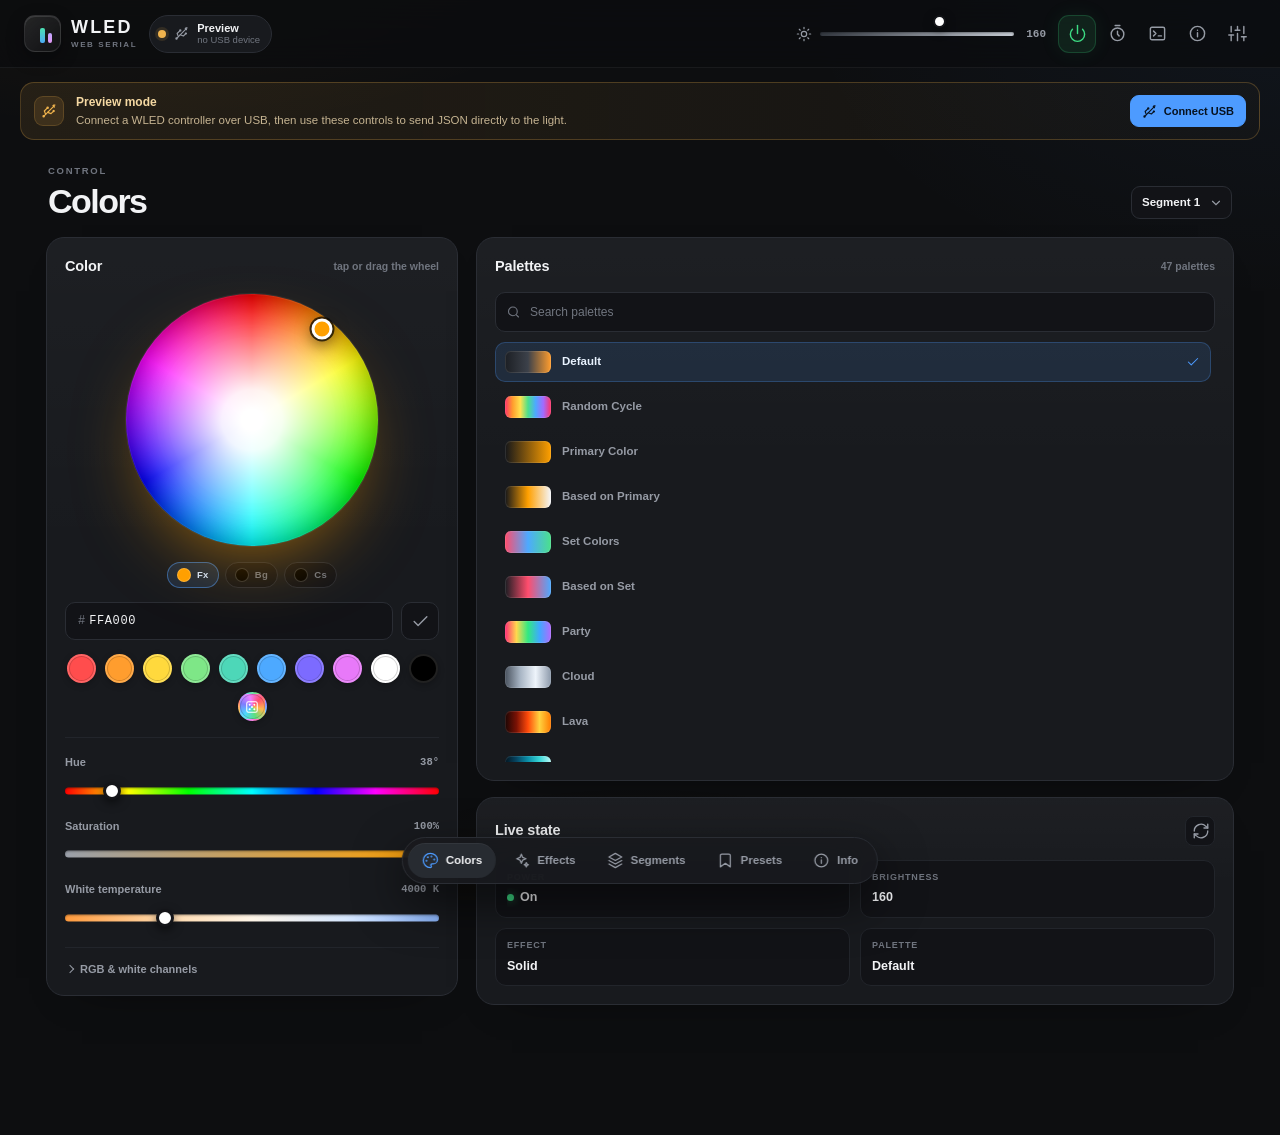
<file: src/index.html>
<!DOCTYPE html>
<html lang="en">
<head>
<meta charset="utf-8">
<meta name="viewport" content="width=device-width, initial-scale=1, viewport-fit=cover">
<meta name="theme-color" content="#0d0e10">
<title>WLED · Web Serial</title>
<link rel="icon" href="data:image/svg+xml,%3Csvg xmlns='http://www.w3.org/2000/svg' viewBox='0 0 32 32'%3E%3Crect width='32' height='32' rx='8' fill='%23131518'/%3E%3Crect x='7' y='12' width='4' height='13' rx='2' fill='%23ff5d7a'/%3E%3Crect x='14' y='8' width='4' height='17' rx='2' fill='%234be0b0'/%3E%3Crect x='21' y='15' width='4' height='10' rx='2' fill='%23c0a6ff'/%3E%3C/svg%3E">
  <link rel="stylesheet" href="styles/base.css">
  <link rel="stylesheet" href="styles/layout.css">
  <link rel="stylesheet" href="styles/controls.css">
  <link rel="stylesheet" href="styles/features.css">
  <link rel="stylesheet" href="styles/overlays.css">
  <link rel="stylesheet" href="styles/responsive.css">
</head>
<body data-mode="preview">
  <div class="boot-loader" id="bootLoader" aria-live="polite" aria-busy="true">
    <div class="boot-mark" aria-hidden="true"><span></span><span></span><span></span></div>
    <div class="boot-spinner" aria-hidden="true"></div>
    <div class="boot-text">Loading WLED Web Serial…</div>
  </div>
<svg class="svg-defs" aria-hidden="true" xmlns="http://www.w3.org/2000/svg">
<symbol id="i-power" viewBox="0 0 24 24"><path d="M12 2v10"/><path d="M18.4 6.6a9 9 0 1 1-12.8 0"/></symbol>
<symbol id="i-sun" viewBox="0 0 24 24"><circle cx="12" cy="12" r="4"/><path d="M12 2v2M12 20v2M4.93 4.93l1.42 1.42M17.66 17.66l1.41 1.41M2 12h2M20 12h2M4.93 19.07l1.42-1.42M17.66 6.34l1.41-1.41"/></symbol>
<symbol id="i-timer" viewBox="0 0 24 24"><circle cx="12" cy="13" r="8"/><path d="M12 9v4l2 2M9 2h6"/></symbol>
<symbol id="i-terminal" viewBox="0 0 24 24"><rect x="3" y="4" width="18" height="16" rx="2"/><path d="m7 9 3 3-3 3M13 15h4"/></symbol>
<symbol id="i-info" viewBox="0 0 24 24"><circle cx="12" cy="12" r="9"/><path d="M12 11v5M12 8h.01"/></symbol>
<symbol id="i-sliders" viewBox="0 0 24 24"><path d="M4 21v-7M4 10V3M12 21v-9M12 8V3M20 21v-5M20 12V3"/><path d="M1 14h6M9 8h6M17 16h6"/></symbol>
<symbol id="i-usb" viewBox="0 0 24 24"><circle cx="10" cy="7" r="1"/><circle cx="4" cy="20" r="1"/><path d="M4.7 19.3 19 5M21 3l-3 1 2 2-1-3Z"/><path d="M9.26 7.68 5 12l2 5M10 14l5 2 3.5-3.5M18 12l1-1 1 1-1 1"/></symbol>
<symbol id="i-palette" viewBox="0 0 24 24"><circle cx="13.5" cy="6.5" r=".5" fill="currentColor"/><circle cx="17.5" cy="10.5" r=".5" fill="currentColor"/><circle cx="8.5" cy="7.5" r=".5" fill="currentColor"/><circle cx="6.5" cy="12.5" r=".5" fill="currentColor"/><path d="M12 2C6.5 2 2 6.5 2 12s4.5 10 10 10c.9 0 1.5-.7 1.5-1.5 0-.4-.2-.8-.4-1.1-.3-.3-.4-.7-.4-1.1 0-.8.7-1.5 1.5-1.5H16c3.3 0 6-2.7 6-6 0-4.9-4.5-8.8-10-8.8Z"/></symbol>
<symbol id="i-sparkles" viewBox="0 0 24 24"><path d="m12 3 1.9 4.6L18.5 9.5l-4.6 1.9L12 16l-1.9-4.6L5.5 9.5l4.6-1.9L12 3ZM19 15l.9 2.1L22 18l-2.1.9L19 21l-.9-2.1L16 18l2.1-.9L19 15Z"/></symbol>
<symbol id="i-layers" viewBox="0 0 24 24"><path d="m12 2 9 5-9 5-9-5 9-5Z"/><path d="m3 12 9 5 9-5M3 17l9 5 9-5"/></symbol>
<symbol id="i-bookmark" viewBox="0 0 24 24"><path d="M19 21 12 16l-7 5V5a2 2 0 0 1 2-2h10a2 2 0 0 1 2 2v16Z"/></symbol>
<symbol id="i-search" viewBox="0 0 24 24"><circle cx="11" cy="11" r="7"/><path d="m20 20-3.5-3.5"/></symbol>
<symbol id="i-x" viewBox="0 0 24 24"><path d="M18 6 6 18M6 6l12 12"/></symbol>
<symbol id="i-check" viewBox="0 0 24 24"><path d="m20 6-11 11-5-5"/></symbol>
<symbol id="i-refresh" viewBox="0 0 24 24"><path d="M21 12a9 9 0 0 1-15.5 6.2L3 16M3 12a9 9 0 0 1 15.5-6.2L21 8"/><path d="M3 21v-5h5M21 3v5h-5"/></symbol>
<symbol id="i-trash" viewBox="0 0 24 24"><path d="M3 6h18M8 6V4h8v2M19 6l-1 14H6L5 6M10 11v5M14 11v5"/></symbol>
<symbol id="i-plus" viewBox="0 0 24 24"><path d="M12 5v14M5 12h14"/></symbol>
<symbol id="i-dice" viewBox="0 0 24 24"><rect x="3" y="3" width="18" height="18" rx="3"/><circle cx="8" cy="8" r=".8" fill="currentColor"/><circle cx="16" cy="8" r=".8" fill="currentColor"/><circle cx="8" cy="16" r=".8" fill="currentColor"/><circle cx="16" cy="16" r=".8" fill="currentColor"/><circle cx="12" cy="12" r=".8" fill="currentColor"/></symbol>
<symbol id="i-copy" viewBox="0 0 24 24"><rect x="8" y="8" width="12" height="12" rx="2"/><path d="M16 8V6a2 2 0 0 0-2-2H6a2 2 0 0 0-2 2v8a2 2 0 0 0 2 2h2"/></symbol>
<symbol id="i-freeze" viewBox="0 0 24 24"><path d="M12 2v20M4.9 4.9l14.2 14.2M19.1 4.9 4.9 19.1M2 12h20"/><path d="m9 5 3 3 3-3M9 19l3-3 3 3M5 9l3 3-3 3M19 9l-3 3 3 3"/></symbol>
<symbol id="i-reverse" viewBox="0 0 24 24"><path d="m17 2 4 4-4 4M3 6h18M7 22l-4-4 4-4M21 18H3"/></symbol>
<symbol id="i-chevron" viewBox="0 0 24 24"><path d="m6 9 6 6 6-6"/></symbol>
<symbol id="i-plug" viewBox="0 0 24 24"><path d="M12 22v-5M9 7V2M15 7V2M6 7h12v4a6 6 0 0 1-12 0V7Z"/></symbol>
<symbol id="i-alert" viewBox="0 0 24 24"><path d="M10.3 2.9 1.8 17a2 2 0 0 0 1.7 3h17a2 2 0 0 0 1.7-3L13.7 2.9a2 2 0 0 0-3.4 0Z"/><path d="M12 9v4M12 17h.01"/></symbol>
<symbol id="i-play" viewBox="0 0 24 24"><path d="m7 3 14 9-14 9V3Z"/></symbol>
<symbol id="i-rotate" viewBox="0 0 24 24"><path d="M3 12a9 9 0 1 0 9-9 9 9 0 0 0-6.4 2.6L3 8"/><path d="M3 3v5h5"/></symbol>
</svg>

<header class="topbar">
  <div class="brand">
    <span class="brand-mark" aria-hidden="true"><span></span><span></span><span></span></span>
    <span class="brand-copy"><span class="brand-name">WLED</span><span class="brand-sub">web serial</span></span>
  </div>
  <button class="conn-chip" id="connChip" type="button" title="Connection settings">
    <span class="dot" aria-hidden="true"></span>
    <svg class="icon" aria-hidden="true"><use href="#i-usb"/></svg>
    <span class="conn-text"><strong id="connLabel">Preview</strong><span class="conn-detail" id="connDetail">no USB device</span></span>
  </button>
  <div class="top-spacer"></div>
  <div class="bri-mini" title="Master brightness">
    <svg class="icon" aria-hidden="true"><use href="#i-sun"/></svg>
    <div class="range-wrap track-bri small" id="topBriTrack">
      <input class="range" id="topBrightness" type="range" min="1" max="255" value="160" aria-label="Brightness">
    </div>
    <output id="topBrightnessValue">160</output>
  </div>
  <div class="top-actions">
    <button class="icon-btn power on" id="powerBtn" type="button" title="Power" aria-label="Power">
      <svg class="icon" aria-hidden="true"><use href="#i-power"/></svg>
    </button>
    <button class="icon-btn" id="timerBtn" type="button" title="Nightlight timer" aria-label="Nightlight timer">
      <svg class="icon" aria-hidden="true"><use href="#i-timer"/></svg>
    </button>
    <button class="icon-btn" id="consoleBtn" type="button" title="Serial console" aria-label="Serial console">
      <svg class="icon" aria-hidden="true"><use href="#i-terminal"/></svg>
    </button>
    <button class="icon-btn" id="topInfoBtn" type="button" title="Device info" aria-label="Device info">
      <svg class="icon" aria-hidden="true"><use href="#i-info"/></svg>
    </button>
    <button class="icon-btn" id="settingsBtn" type="button" title="Connection &amp; settings" aria-label="Connection and settings">
      <svg class="icon" aria-hidden="true"><use href="#i-sliders"/></svg>
    </button>
  </div>
</header>

<div class="notice" id="previewNotice">
  <span class="notice-icon"><svg class="icon" aria-hidden="true"><use href="#i-usb"/></svg></span>
  <div class="notice-copy">
    <strong>Preview mode</strong>
    <span>Connect a WLED controller over USB, then use these controls to send JSON directly to the light.</span>
  </div>
  <button class="btn btn-primary btn-sm" id="connectNowBtn" type="button">
    <svg class="icon" aria-hidden="true"><use href="#i-usb"/></svg> Connect USB
  </button>
</div>

<main class="content">
  <section class="panel active" id="panel-colors">
    <div class="panel-head">
      <div>
        <p class="eyebrow">Control</p>
        <h1>Colors</h1>
      </div>
      <div class="panel-head-actions">
        <select class="mini-select" id="colorSegSelect" aria-label="Active segment"></select>
      </div>
    </div>
    <div class="colors-grid">
      <div class="stack">
        <section class="card color-card">
          <div class="card-head"><h2>Color</h2><span class="hint" id="colorModeHint">tap or drag the wheel</span></div>
          <div class="wheel-wrap">
            <div class="wheel" id="colorWheel" tabindex="0" role="slider" aria-label="Hue and saturation" aria-valuemin="0" aria-valuemax="100" aria-valuetext="Hue 32 degrees, saturation 100 percent">
              <span class="wheel-marker" id="wheelMarker"></span>
            </div>
          </div>
          <div class="color-slots" id="colorSlots"></div>
          <div class="hex-row">
            <label class="hex-field"><span>#</span><input id="hexInput" type="text" maxlength="8" autocomplete="off" spellcheck="false" aria-label="Hex color"></label>
            <button class="icon-btn" id="hexApplyBtn" type="button" title="Apply hex color" aria-label="Apply hex color"><svg class="icon" aria-hidden="true"><use href="#i-check"/></svg></button>
          </div>
          <div class="quick-colors" id="quickColors"></div>
          <div class="divider"></div>
          <div class="sliders">
            <div class="slider-row">
              <div class="slider-top"><label for="hueSlider">Hue</label><output id="hueValue">32°</output></div>
              <div class="range-wrap track-hue"><input class="range" id="hueSlider" type="range" min="0" max="359" value="32"></div>
            </div>
            <div class="slider-row">
              <div class="slider-top"><label for="satSlider">Saturation</label><output id="satValue">100%</output></div>
              <div class="range-wrap" id="satTrack"><input class="range" id="satSlider" type="range" min="0" max="100" value="100"></div>
            </div>
            <div class="slider-row">
              <div class="slider-top"><label for="kelvinSlider">White temperature</label><output id="kelvinValue">4000 K</output></div>
              <div class="range-wrap track-kelvin"><input class="range" id="kelvinSlider" type="range" min="1900" max="10091" step="1" value="4000"></div>
            </div>
          </div>
          <details class="advanced">
            <summary>RGB &amp; white channels</summary>
            <div>
              <div class="slider-row">
                <div class="slider-top"><label for="redSlider">Red</label><output id="redValue">255</output></div>
                <div class="range-wrap track-red"><input class="range" id="redSlider" type="range" min="0" max="255" value="255"></div>
              </div>
              <div class="slider-row">
                <div class="slider-top"><label for="greenSlider">Green</label><output id="greenValue">160</output></div>
                <div class="range-wrap track-green"><input class="range" id="greenSlider" type="range" min="0" max="255" value="160"></div>
              </div>
              <div class="slider-row">
                <div class="slider-top"><label for="blueSlider">Blue</label><output id="blueValue">0</output></div>
                <div class="range-wrap track-blue"><input class="range" id="blueSlider" type="range" min="0" max="255" value="0"></div>
              </div>
              <div class="slider-row">
                <div class="slider-top"><label for="whiteSlider">White channel</label><output id="whiteValue">0</output></div>
                <div class="range-wrap track-mono"><input class="range" id="whiteSlider" type="range" min="0" max="255" value="0"></div>
              </div>
            </div>
          </details>
        </section>
      </div>
      <div class="stack">
        <section class="card">
          <div class="card-head"><h2>Palettes</h2><span class="hint" id="paletteCount"></span></div>
          <div class="search-box">
            <svg class="icon" aria-hidden="true"><use href="#i-search"/></svg>
            <input id="paletteSearch" type="text" placeholder="Search palettes" autocomplete="off" spellcheck="false">
          </div>
          <div class="palette-list" id="paletteList"></div>
        </section>
        <section class="card">
          <div class="card-head"><h2>Live state</h2><button class="copy-btn" id="stateRefreshBtn" type="button" title="Refresh state from device" aria-label="Refresh state"><svg class="icon" aria-hidden="true"><use href="#i-refresh"/></svg></button></div>
          <div class="state-grid">
            <div class="state-tile"><span class="k">Power</span><span class="v"><span class="state-dot on" id="statePowerDot"></span><span id="statePower">On</span></span></div>
            <div class="state-tile"><span class="k">Brightness</span><span class="v" id="stateBrightness">160</span></div>
            <div class="state-tile"><span class="k">Effect</span><span class="v" id="stateEffect">Solid</span></div>
            <div class="state-tile"><span class="k">Palette</span><span class="v" id="statePalette">Default</span></div>
          </div>
        </section>
      </div>
    </div>
  </section>
  <section class="panel" id="panel-effects">
    <div class="panel-head">
      <div>
        <p class="eyebrow">Animation</p>
        <h1>Effects</h1>
      </div>
      <div class="panel-head-actions">
        <select class="mini-select" id="effectSegSelect" aria-label="Active segment"></select>
      </div>
    </div>
    <div class="effects-grid">
      <section class="card">
        <div class="card-head"><h2>Effect modes</h2><span class="hint" id="effectCount"></span></div>
        <div class="search-box">
          <svg class="icon" aria-hidden="true"><use href="#i-search"/></svg>
          <input id="effectSearch" type="text" placeholder="Search effects" autocomplete="off" spellcheck="false">
        </div>
        <div class="effect-list" id="effectList"></div>
      </section>
      <div class="stack">
        <section class="card">
          <div class="effect-current-head">
            <div>
              <p class="eyebrow">Now playing <span class="badge" id="effectIdBadge">ID 0</span></p>
              <h2 id="currentEffectName">Solid</h2>
            </div>
            <button class="icon-btn active" id="freezeBtn" type="button" title="Freeze effect" aria-label="Freeze effect">
              <svg class="icon" aria-hidden="true"><use href="#i-freeze"/></svg>
            </button>
          </div>
          <div class="effect-preview" id="effectPreview"></div>
          <div class="sliders">
            <div class="slider-row">
              <div class="slider-top"><label for="speedSlider">Speed</label><output id="speedValue">128</output></div>
              <div class="range-wrap fill" id="speedTrack"><input class="range" id="speedSlider" type="range" min="0" max="255" value="128"></div>
            </div>
            <div class="slider-row">
              <div class="slider-top"><label for="intensitySlider">Intensity</label><output id="intensityValue">128</output></div>
              <div class="range-wrap fill" id="intensityTrack"><input class="range" id="intensitySlider" type="range" min="0" max="255" value="128"></div>
            </div>
          </div>
          <div class="button-row" style="margin-top:14px">
            <button class="btn btn-sm" id="randomEffectBtn" type="button"><svg class="icon" aria-hidden="true"><use href="#i-dice"/></svg> Random</button>
            <button class="btn btn-sm" id="paletteJumpBtn" type="button"><svg class="icon" aria-hidden="true"><use href="#i-palette"/></svg> Palette</button>
          </div>
          <details class="advanced">
            <summary>Advanced</summary>
            <div class="custom-id-row">
              <label for="effectIdInput">Effect ID <input id="effectIdInput" type="number" min="0" max="254" value="0"></label>
              <button class="btn btn-sm" id="setEffectIdBtn" type="button">Set</button>
            </div>
          </details>
        </section>
        <section class="card">
          <div class="card-head"><h2>Palette</h2><span class="hint" id="effectPaletteHint"></span></div>
          <div class="effect-palette-preview" id="effectPalettePreview"></div>
          <p class="muted" id="effectPaletteName" style="font-size:11.5px;font-weight:600">Default</p>
          <p class="small-meta" style="margin-top:4px">Palettes shape palette-aware effects.</p>
        </section>
      </div>
    </div>
  </section>

  <section class="panel" id="panel-segments">
    <div class="panel-head">
      <div>
        <p class="eyebrow">Strip</p>
        <h1>Segments</h1>
        <p class="page-sub">Split the strip into independent zones. Changes are sent per segment over serial.</p>
      </div>
      <button class="btn btn-primary" id="addSegmentBtn" type="button">
        <svg class="icon" aria-hidden="true"><use href="#i-plus"/></svg> Add segment
      </button>
    </div>
    <div class="segments-grid" id="segmentsGrid"></div>
    <section class="card global-card">
      <div class="card-head"><h2>Global</h2><span class="hint">applies to the whole light</span></div>
      <div class="global-grid">
        <div class="slider-row">
          <div class="slider-top"><label for="transitionSlider">Transition time</label><output id="transitionValue">0.7 s</output></div>
          <div class="range-wrap fill" id="transitionTrack"><input class="range" id="transitionSlider" type="range" min="0" max="65.5" step="0.1" value="0.7"></div>
        </div>
        <div class="global-actions">
          <button class="btn btn-sm" id="resetSegmentsBtn" type="button"><svg class="icon" aria-hidden="true"><use href="#i-refresh"/></svg> Reset segments</button>
          <button class="btn btn-sm" id="configureSegmentsBtn" type="button" title="Create four segments for a 60-LED frame (0-10, 11-24, 25-45, 46-59)"><svg class="icon" aria-hidden="true"><use href="#i-refresh"/></svg> 4-seg layout</button>
        </div>
      </div>
    </section>
  </section>

  <section class="panel" id="panel-presets">
    <div class="panel-head">
      <div>
        <p class="eyebrow">Memory</p>
        <h1>Presets</h1>
        <p class="page-sub">Save the current look to a slot, then recall it with one click.</p>
      </div>
      <button class="btn btn-primary" id="savePresetBtn" type="button">
        <svg class="icon" aria-hidden="true"><use href="#i-plus"/></svg> Save current
      </button>
    </div>
    <p class="presets-note"><svg class="icon" aria-hidden="true"><use href="#i-info"/></svg> Names and preview gradients live in this browser. Applying a preset sends its slot ID to WLED; existing device presets may show a generic name.</p>
    <div class="presets-grid" id="presetsGrid"></div>
  </section>

  <section class="panel" id="panel-info">
    <div class="panel-head">
      <div>
        <p class="eyebrow">Status</p>
        <h1>Info</h1>
      </div>
      <div class="panel-head-actions">
        <button class="btn" id="infoRefreshBtn" type="button"><svg class="icon" aria-hidden="true"><use href="#i-refresh"/></svg> Refresh state</button>
        <button class="btn btn-danger" id="rebootBtn" type="button"><svg class="icon" aria-hidden="true"><use href="#i-power"/></svg> Reboot</button>
      </div>
    </div>
    <div class="info-grid">
      <section class="card">
        <div class="card-head"><h2>Connection</h2><span class="badge" id="infoModeBadge">PREVIEW</span></div>
        <div class="conn-banner">
          <span class="dot"></span>
          <div class="txt"><strong id="infoConnTitle">No serial device</strong><span id="infoConnSub">Using simulated preview values</span></div>
        </div>
        <div class="kv" id="connKv"></div>
        <div class="info-actions">
          <button class="btn btn-sm btn-primary" id="infoConnectBtn" type="button"><svg class="icon" aria-hidden="true"><use href="#i-usb"/></svg> Connect USB</button>
          <button class="btn btn-sm hidden" id="infoDisconnectBtn" type="button">Disconnect</button>
          <button class="btn btn-sm" id="infoConsoleBtn" type="button"><svg class="icon" aria-hidden="true"><use href="#i-terminal"/></svg> Console</button>
        </div>
      </section>
      <section class="card">
        <div class="card-head"><h2>Device</h2><span class="hint" id="deviceHint">sample data</span></div>
        <div class="kv" id="deviceKv"></div>
      </section>
      <section class="card">
        <div class="card-head"><h2>JSON API</h2><span class="badge">WEBSERIAL</span></div>
        <p class="api-copy">Commands are newline-delimited JSON written to the serial port. WLED replies with a JSON object when a command asks for one with <strong>{"v":true}</strong>.</p>
        <code class="code-line">{"on":true,"bri":160}
{"seg":[{"id":0,"col":[[255,160,0,0]]}]}</code>
        <div class="quick-command"><code>{"v":true}</code><button class="btn btn-sm" data-command='{"v":true}' type="button">Send</button></div>
        <div class="quick-command"><code>{"seg":[...],"v":true}</code><button class="btn btn-sm" id="copyExampleBtn" type="button">Copy</button></div>
        <div class="info-actions">
          <button class="btn btn-sm" id="apiConsoleBtn" type="button"><svg class="icon" aria-hidden="true"><use href="#i-terminal"/></svg> Open console</button>
        </div>
        <p class="dialog-note">Serial replies contain <span class="mono">state</span> and <span class="mono">info</span> only. Effect and palette names are built in; import custom lists under advanced settings.</p>
      </section>
      <section class="card">
        <div class="card-head"><h2>Power</h2><span class="hint">from info.leds</span></div>
        <div class="kv" id="powerKv"></div>
      </section>
      <section class="card span-2">
        <div class="card-head"><h2>Last JSON response</h2><button class="copy-btn" id="copyRawBtn" type="button" title="Copy response" aria-label="Copy response"><svg class="icon" aria-hidden="true"><use href="#i-copy"/></svg></button></div>
        <pre class="raw-box" id="rawResponse">No response yet. Connect a device and send {"v":true} to read state and info.</pre>
      </section>
    </div>
  </section>
</main>
<nav class="tabbar" aria-label="Main sections">
  <button class="tabbtn active" data-tab="colors" type="button"><svg class="icon" aria-hidden="true"><use href="#i-palette"/></svg><span>Colors</span></button>
  <button class="tabbtn" data-tab="effects" type="button"><svg class="icon" aria-hidden="true"><use href="#i-sparkles"/></svg><span>Effects</span></button>
  <button class="tabbtn" data-tab="segments" type="button"><svg class="icon" aria-hidden="true"><use href="#i-layers"/></svg><span>Segments</span></button>
  <button class="tabbtn" data-tab="presets" type="button"><svg class="icon" aria-hidden="true"><use href="#i-bookmark"/></svg><span>Presets</span></button>
  <button class="tabbtn" data-tab="info" type="button"><svg class="icon" aria-hidden="true"><use href="#i-info"/></svg><span>Info</span></button>
</nav>

<div class="toast" id="toast" role="status" aria-live="polite">
  <svg class="icon" aria-hidden="true"><use href="#i-check"/></svg><span id="toastText"></span>
</div>

<dialog id="settingsDialog">
  <div class="dialog-head">
    <div><p class="eyebrow">Device link</p><h2>Connection &amp; settings</h2><p>Talk to WLED through the Web Serial API.</p></div>
    <button class="icon-btn" type="button" data-close title="Close" aria-label="Close"><svg class="icon" aria-hidden="true"><use href="#i-x"/></svg></button>
  </div>
  <div class="dialog-body">
    <div class="conn-banner">
      <span class="dot"></span>
      <div class="txt"><strong id="settingsConnTitle">No serial device</strong><span id="settingsConnSub">Preview mode — controls update locally</span></div>
    </div>
    <div class="form-grid">
      <div class="form-field">
        <label class="field-label" for="baudSelect">Baud rate</label>
        <select class="select" id="baudSelect">
          <option value="115200">115200</option>
          <option value="230400">230400</option>
          <option value="460800">460800</option>
          <option value="921600">921600</option>
        </select>
      </div>
      <div class="form-field">
        <label class="field-label" for="lineEndingSelect">Command terminator</label>
        <select class="select" id="lineEndingSelect">
          <option value="lf">LF (\n)</option>
          <option value="crlf">CRLF (\r\n)</option>
          <option value="none">None</option>
        </select>
      </div>
    </div>
    <div style="margin-top:12px">
      <label class="switch-row" style="border-top:0;padding-top:2px">
        <span class="switch-copy"><strong>Live state sync</strong><small>Request {"v":true} every few seconds while idle.</small></span>
        <span class="switch"><input type="checkbox" id="autoSyncToggle" checked><span class="track"></span></span>
      </label>
    </div>
    <div class="callout info" id="browserSupportNote">
      <svg class="icon" aria-hidden="true"><use href="#i-info"/></svg>
      <span>Web Serial works in Chromium-based desktop browsers over HTTPS or localhost. Close any other serial monitor before connecting.</span>
    </div>
    <div class="dialog-actions">
      <button class="btn btn-danger hidden" id="disconnectBtn" type="button">Disconnect</button>
      <button class="btn btn-primary" id="connectBtn" type="button"><svg class="icon" aria-hidden="true"><use href="#i-usb"/></svg> Connect USB</button>
      <button class="btn" type="button" data-close>Done</button>
    </div>
    <details class="advanced-section">
      <summary>Effect &amp; palette catalogs</summary>
      <div class="inner">
        <p class="dialog-note" style="margin:0">WLED's serial reply does not include effect or palette names. These built-in catalogs map array indexes to IDs. Paste a JSON string array from <span class="mono">/json/eff</span> or <span class="mono">/json/pal</span> if your firmware differs.</p>
        <div class="form-field">
          <label class="field-label" for="effectsCatalogInput">Effects (JSON array)</label>
          <textarea class="input" id="effectsCatalogInput" rows="3" spellcheck="false"></textarea>
        </div>
        <div class="button-row">
          <button class="btn btn-sm" id="applyEffectsCatalog" type="button">Apply effects</button>
          <button class="btn btn-sm btn-ghost" id="resetEffectsCatalog" type="button">Reset</button>
        </div>
        <div class="form-field">
          <label class="field-label" for="palettesCatalogInput">Palettes (JSON array)</label>
          <textarea class="input" id="palettesCatalogInput" rows="3" spellcheck="false"></textarea>
        </div>
        <div class="button-row">
          <button class="btn btn-sm" id="applyPalettesCatalog" type="button">Apply palettes</button>
          <button class="btn btn-sm btn-ghost" id="resetPalettesCatalog" type="button">Reset</button>
        </div>
      </div>
    </details>
  </div>
</dialog>

<dialog id="timerDialog">
  <div class="dialog-head">
    <div><p class="eyebrow">Automation</p><h2>Nightlight</h2><p>Fade the light down over time.</p></div>
    <button class="icon-btn" type="button" data-close title="Close" aria-label="Close"><svg class="icon" aria-hidden="true"><use href="#i-x"/></svg></button>
  </div>
  <div class="dialog-body">
    <label class="switch-row" style="border-top:0;padding-top:0">
      <span class="switch-copy"><strong>Enable nightlight</strong><small>Starts counting down after you apply.</small></span>
      <span class="switch"><input type="checkbox" id="nlEnabled"><span class="track"></span></span>
    </label>
    <div class="slider-row" style="margin-top:14px">
      <div class="slider-top"><label for="nlDuration">Duration</label><output id="nlDurationValue">60 min</output></div>
      <div class="range-wrap fill" id="nlDurationTrack"><input class="range" id="nlDuration" type="range" min="1" max="240" value="60"></div>
      <div class="duration-chips" id="nlChips">
        <button class="chip" data-dur="5" type="button">5m</button>
        <button class="chip" data-dur="10" type="button">10m</button>
        <button class="chip" data-dur="30" type="button">30m</button>
        <button class="chip active" data-dur="60" type="button">60m</button>
      </div>
    </div>
    <div class="form-grid" style="margin-top:14px">
      <div class="form-field">
        <label class="field-label" for="nlMode">Fade mode</label>
        <select class="select" id="nlMode">
          <option value="0">Instant</option>
          <option value="1">Fade</option>
          <option value="2">Color fade</option>
          <option value="3">Sunrise</option>
        </select>
      </div>
      <div class="form-field">
        <label class="field-label" for="nlTarget">Target brightness</label>
        <input class="input" id="nlTarget" type="number" min="0" max="255" value="0">
      </div>
    </div>
    <div class="dialog-actions">
      <button class="btn" type="button" data-close>Cancel</button>
      <button class="btn btn-primary" id="applyTimerBtn" type="button">Apply</button>
    </div>
  </div>
</dialog>

<dialog id="presetDialog">
  <div class="dialog-head">
    <div><p class="eyebrow">Remember this</p><h2>Save preset</h2><p>Write the current light state to a slot.</p></div>
    <button class="icon-btn" type="button" data-close title="Close" aria-label="Close"><svg class="icon" aria-hidden="true"><use href="#i-x"/></svg></button>
  </div>
  <div class="dialog-body">
    <div class="form-grid">
      <div class="form-field">
        <label class="field-label" for="presetSlotSelect">Slot</label>
        <select class="select" id="presetSlotSelect"></select>
      </div>
      <div class="form-field">
        <label class="field-label" for="presetNameInput">Name</label>
        <input class="input" id="presetNameInput" type="text" maxlength="32" autocomplete="off">
      </div>
    </div>
    <div class="callout" id="presetOverwriteNote" style="display:none">
      <svg class="icon" aria-hidden="true"><use href="#i-alert"/></svg>
      <span>This slot is already saved. Saving will overwrite it.</span>
    </div>
    <div class="dialog-actions">
      <button class="btn" type="button" data-close>Cancel</button>
      <button class="btn btn-primary" id="confirmSavePresetBtn" type="button">Save preset</button>
    </div>
  </div>
</dialog>

<dialog id="confirmDialog">
  <div class="dialog-head">
    <div><h2 id="confirmTitle">Are you sure?</h2><p id="confirmSub">This action cannot be undone.</p></div>
    <button class="icon-btn" type="button" data-close title="Close" aria-label="Close"><svg class="icon" aria-hidden="true"><use href="#i-x"/></svg></button>
  </div>
  <div class="dialog-body">
    <p class="muted" id="confirmMessage" style="font-size:12.5px"></p>
    <div class="dialog-actions">
      <button class="btn" id="confirmCancelBtn" type="button">Cancel</button>
      <button class="btn btn-danger" id="confirmOkBtn" type="button">Delete</button>
    </div>
  </div>
</dialog>

<section class="terminal" id="terminal" aria-label="Serial console" aria-hidden="true">
  <div class="terminal-head">
    <span class="dot"></span>
    <strong>Serial console</strong>
    <span class="badge" id="terminalModeBadge">PREVIEW</span>
    <div class="terminal-actions">
      <button class="icon-btn" id="terminalRefresh" type="button" title="Request state" aria-label="Request state"><svg class="icon" aria-hidden="true"><use href="#i-refresh"/></svg></button>
      <button class="icon-btn" id="terminalClear" type="button" title="Clear console" aria-label="Clear console"><svg class="icon" aria-hidden="true"><use href="#i-trash"/></svg></button>
      <button class="icon-btn" id="terminalClose" type="button" title="Close console" aria-label="Close console"><svg class="icon" aria-hidden="true"><use href="#i-x"/></svg></button>
    </div>
  </div>
  <div class="terminal-body" id="terminalLog" role="log" aria-live="polite"></div>
  <form class="terminal-form" id="terminalForm">
    <span class="prompt">TX</span>
    <input id="terminalInput" type="text" placeholder='{"v":true}' autocomplete="off" spellcheck="false" aria-label="JSON command">
    <button class="btn btn-primary" type="submit">Send</button>
  </form>
  <div class="terminal-hint">Enter sends JSON. In preview mode commands are logged but not written to a port.</div>
</section>
  <script src="js/core/constants.js"></script>
  <script src="js/core/utils.js"></script>
  <script src="js/core/state.js"></script>
  <script src="js/ui/feedback.js"></script>
  <script src="js/ui/render.js"></script>
  <script src="js/ui/actions.js"></script>
  <script src="js/ui/dialogs.js"></script>
  <script src="js/transport/serial.js"></script>
  <script src="js/ui/events.js"></script>
  <script src="js/app.js"></script>
</body>
</html>
</file>
<file: src/styles/base.css>
/* base.css
 * Design tokens, reset, base typography and the boot loader.
 */

:root{
  --bg:#0d0e10; --bg-2:#121317; --panel:#181a1e; --panel-2:#1f2227; --panel-3:#272b31;
  --line:#2a2d34; --line-soft:#22252b; --text:#f2f3f5; --muted:#969ba5; --muted-2:#70757f;
  --blue:#4d9bff; --blue-soft:rgba(77,155,255,.13); --green:#3ddc84; --amber:#f0b34d;
  --red:#ff6b6b; --radius:18px; --mono:ui-monospace,SFMono-Regular,Menlo,Monaco,Consolas,"Liberation Mono",monospace;
  --font:Inter,-apple-system,BlinkMacSystemFont,"Segoe UI",Roboto,Helvetica,Arial,sans-serif;
  --glow-rgb:255,160,0; --primary:#ffa500;
}
*{box-sizing:border-box}
html{color-scheme:dark}

.boot-loader{position:fixed;inset:0;z-index:1000;display:grid;place-items:center;gap:16px;background:var(--bg);transition:opacity .45s ease,visibility .45s ease}
.boot-loader.hidden{opacity:0;visibility:hidden;pointer-events:none}
.boot-mark{display:flex;gap:6px;align-items:flex-end;height:34px}
.boot-mark span{width:8px;border-radius:4px;background:linear-gradient(180deg,var(--accent),var(--accent-2));animation:bootBars 1s ease-in-out infinite}
.boot-mark span:nth-child(2){animation-delay:.15s;height:26px}
.boot-mark span:nth-child(1){height:18px}
.boot-mark span:nth-child(3){height:30px;animation-delay:.3s}
@keyframes bootBars{0%,100%{transform:scaleY(.55);opacity:.7}50%{transform:scaleY(1);opacity:1}}
.boot-spinner{width:34px;height:34px;border:3px solid rgba(255,255,255,.12);border-top-color:var(--accent);border-radius:50%;animation:spin .75s linear infinite}
@keyframes spin{to{transform:rotate(360deg)}}
.boot-text{font-size:13px;color:var(--muted);letter-spacing:.02em}
body{
  margin:0;min-height:100vh;background:
    radial-gradient(1000px 600px at 12% -20%,rgba(var(--glow-rgb),.10),transparent 60%),
    radial-gradient(800px 500px at 100% 0%,rgba(77,155,255,.055),transparent 60%),
    var(--bg);
  color:var(--text);font-family:var(--font);font-size:14px;line-height:1.5;
  -webkit-font-smoothing:antialiased;text-rendering:optimizeLegibility;
}
body::before{content:"";position:fixed;inset:0;z-index:-1;pointer-events:none;
  background:radial-gradient(600px 300px at 50% 110%,rgba(var(--glow-rgb),.045),transparent 70%);}
::selection{background:rgba(77,155,255,.35)}
*{scrollbar-width:thin;scrollbar-color:#3a3e46 transparent}
::-webkit-scrollbar{width:8px;height:8px}
::-webkit-scrollbar-track{background:transparent}
::-webkit-scrollbar-thumb{background:#343840;border-radius:99px;border:2px solid var(--bg)}
::-webkit-scrollbar-thumb:hover{background:#454a54}
h1,h2,h3,p{margin:0}
button,input,select,textarea{font:inherit;color:inherit}
button{cursor:pointer}
a{color:var(--blue)}
.hidden{display:none!important}
.icon{width:18px;height:18px;flex:none;stroke:currentColor;stroke-width:1.8;fill:none;stroke-linecap:round;stroke-linejoin:round}
.svg-defs{position:absolute;width:0;height:0;overflow:hidden}
</file>
<file: src/styles/layout.css>
/* layout.css
 * Top bar, notice banner, page shell, panels and card grids.
 */

/* top bar */
.topbar{
  position:sticky;top:0;z-index:50;display:flex;align-items:center;gap:12px;
  min-height:68px;padding:10px clamp(12px,2.5vw,24px);
  background:rgba(12,13,15,.82);border-bottom:1px solid rgba(255,255,255,.06);
  backdrop-filter:blur(22px) saturate(140%);-webkit-backdrop-filter:blur(22px) saturate(140%);
  flex-wrap:wrap;
}
.brand{display:flex;align-items:center;gap:10px;flex:none;user-select:none}
.brand-mark{display:flex;align-items:flex-end;gap:3px;width:37px;height:37px;padding:8px;border-radius:11px;
  background:linear-gradient(135deg,rgba(255,255,255,.10),rgba(255,255,255,.025));
  border:1px solid rgba(255,255,255,.10);box-shadow:inset 0 1px 0 rgba(255,255,255,.12),0 6px 18px rgba(0,0,0,.3)}
.brand-mark span{flex:1;border-radius:2px;background:linear-gradient(180deg,#ff5d7a,#ff9f43)}
.brand-mark span:nth-child(2){height:78%;background:linear-gradient(180deg,#4be0b0,#4dabf7)}
.brand-mark span:nth-child(3){height:55%;background:linear-gradient(180deg,#c0a6ff,#e599f7)}
.brand-copy{display:flex;flex-direction:column;line-height:1}
.brand-name{font-weight:800;font-size:18px;letter-spacing:.12em}
.brand-sub{margin-top:5px;font-size:8px;letter-spacing:.2em;text-transform:uppercase;color:var(--muted-2);font-weight:800}
.conn-chip{display:flex;align-items:center;gap:8px;padding:6px 11px 6px 8px;border-radius:999px;
  border:1px solid var(--line);background:var(--panel);min-height:38px;transition:.2s;text-align:left}
.conn-chip:hover{background:var(--panel-2);border-color:#3b3f48}
.conn-chip .dot{width:8px;height:8px;border-radius:50%;background:var(--amber);box-shadow:0 0 0 3px rgba(240,179,77,.12);flex:none;transition:.2s}
.conn-chip .icon{width:15px;height:15px;color:var(--muted)}
.conn-text{display:flex;flex-direction:column;gap:1px;line-height:1.1}
.conn-text strong{font-size:11px;font-weight:700}
.conn-detail{font-size:9.5px;color:var(--muted-2);white-space:nowrap;max-width:190px;overflow:hidden;text-overflow:ellipsis}
body[data-mode="serial"] .conn-chip .dot{background:var(--green);box-shadow:0 0 0 3px rgba(61,220,132,.12),0 0 12px rgba(61,220,132,.4)}
#connChip.waiting .dot{background:var(--amber);box-shadow:0 0 0 3px rgba(240,179,77,.12);animation:pulse 1.8s infinite}
@keyframes pulse{0%,100%{opacity:1}50%{opacity:.45}}
.top-spacer{flex:1;min-width:4px}
.bri-mini{display:flex;align-items:center;gap:8px;width:min(250px,23vw);min-width:160px}
.bri-mini>.icon{width:16px;height:16px;color:var(--muted)}
.bri-mini .range-wrap{flex:1}
.bri-mini output{font:600 11px var(--mono);color:var(--muted);min-width:24px;text-align:right}
.top-actions{display:flex;align-items:center;gap:2px}
.icon-btn{width:38px;height:38px;display:inline-grid;place-items:center;border:1px solid transparent;border-radius:11px;
  background:transparent;color:var(--muted);transition:.18s;flex:none;padding:0}
.icon-btn:hover{color:var(--text);background:var(--panel-2);border-color:var(--line)}
.icon-btn:active{transform:scale(.95)}
.icon-btn.active{color:var(--blue);background:var(--blue-soft);border-color:rgba(77,155,255,.25)}
.icon-btn.power.on{color:var(--green);background:rgba(61,220,132,.10);border-color:rgba(61,220,132,.20);box-shadow:0 0 20px rgba(61,220,132,.08)}
.icon-btn .icon{width:19px;height:19px}
button:focus-visible,input:focus-visible,select:focus-visible,textarea:focus-visible,[tabindex]:focus-visible{
  outline:2px solid rgba(77,155,255,.8);outline-offset:2px
}

/* layout */
.notice{width:min(1240px,calc(100% - 28px));margin:14px auto 0;padding:10px 13px;display:flex;align-items:center;gap:12px;
  border:1px solid rgba(240,179,77,.24);border-radius:14px;
  background:linear-gradient(90deg,rgba(240,179,77,.10),rgba(240,179,77,.025));font-size:12px}
.notice-icon{width:30px;height:30px;border-radius:9px;display:grid;place-items:center;flex:none;
  color:var(--amber);background:rgba(240,179,77,.12);border:1px solid rgba(240,179,77,.18)}
.notice-icon .icon{width:16px;height:16px}
.notice-copy{display:flex;flex-direction:column;gap:1px;min-width:0}
.notice-copy strong{font-size:12px;font-weight:700;color:#f5d9a3}
.notice-copy span{font-size:11.5px;color:#c6b492}
.notice .btn{margin-left:auto;flex:none}
body[data-mode="serial"] .notice{display:none}
.content{width:min(1240px,100%);margin:0 auto;padding:22px clamp(14px,2.5vw,26px) 130px}
.panel{display:none}
.panel.active{display:block;animation:panelIn .32s ease both}
@keyframes panelIn{from{opacity:0;transform:translateY(6px)}to{opacity:1;transform:none}}
.panel-head{display:flex;align-items:flex-end;justify-content:space-between;gap:16px;margin:2px 2px 18px;flex-wrap:wrap}
.eyebrow{margin:0 0 5px;font-size:9.5px;text-transform:uppercase;letter-spacing:.18em;color:var(--muted-2);font-weight:800;display:flex;align-items:center;gap:8px}
.panel-head h1{margin:0;font-size:clamp(25px,3vw,34px);letter-spacing:-.045em;line-height:1.05;font-weight:750}
.page-sub{margin:7px 0 0;color:var(--muted);font-size:12.5px;max-width:62ch}
.panel-head-actions{display:flex;gap:9px;align-items:center;flex-wrap:wrap}
.stack{display:flex;flex-direction:column;gap:16px;min-width:0}
.colors-grid{display:grid;grid-template-columns:minmax(320px,412px) minmax(0,1fr);gap:18px;align-items:start}
.effects-grid{display:grid;grid-template-columns:minmax(300px,376px) minmax(0,1fr);gap:18px;align-items:start}
.segments-grid{display:grid;grid-template-columns:repeat(auto-fill,minmax(320px,1fr));gap:16px}
.presets-grid{display:grid;grid-template-columns:repeat(auto-fill,minmax(188px,1fr));gap:12px}
.info-grid{display:grid;grid-template-columns:repeat(2,minmax(0,1fr));gap:16px}
.span-2{grid-column:1/-1}
.card{background:linear-gradient(180deg,rgba(255,255,255,.024),rgba(255,255,255,0) 42%),var(--panel);
  border:1px solid var(--line);border-radius:var(--radius);padding:18px;box-shadow:0 18px 44px -36px rgba(0,0,0,.9);min-width:0}
.card-head{display:flex;align-items:center;justify-content:space-between;gap:10px;margin-bottom:14px}
.card h2{margin:0;font-size:14.5px;font-weight:700;letter-spacing:-.01em}
.hint{font-size:10.5px;color:var(--muted-2);font-weight:550;white-space:nowrap}
.divider{height:1px;background:var(--line-soft);margin:16px 0}
.muted{color:var(--muted)}
.mono{font-family:var(--mono)}
</file>
<file: src/styles/controls.css>
/* controls.css
 * Buttons, form fields, switches and range sliders.
 */

/* buttons / forms */
.btn{display:inline-flex;align-items:center;justify-content:center;gap:7px;padding:9px 14px;border-radius:11px;
  border:1px solid var(--line);background:var(--panel-2);color:var(--text);font-size:12px;font-weight:650;
  transition:.18s;white-space:nowrap}
.btn:hover{background:var(--panel-3);border-color:#3b3f48}
.btn:active{transform:translateY(1px)}
.btn-primary{background:var(--blue);border-color:var(--blue);color:#07121f}
.btn-primary:hover{background:#68adff;border-color:#68adff}
.btn-danger{background:rgba(255,107,107,.09);border-color:rgba(255,107,107,.25);color:#ff9696}
.btn-danger:hover{background:rgba(255,107,107,.16);border-color:rgba(255,107,107,.4)}
.btn-ghost{background:transparent}
.btn-sm{padding:7px 11px;font-size:11px;border-radius:9px}
.btn .icon{width:15px;height:15px}
.button-row{display:flex;gap:8px;flex-wrap:wrap;align-items:center}
.mini-select{appearance:none;background:var(--bg-2);border:1px solid var(--line);color:var(--text);border-radius:9px;
  padding:7px 30px 7px 10px;font-size:11.5px;font-weight:600;cursor:pointer;
  background-image:url("data:image/svg+xml,%3Csvg xmlns='http://www.w3.org/2000/svg' viewBox='0 0 24 24' fill='none' stroke='%23969ba5' stroke-width='2' stroke-linecap='round'%3E%3Cpath d='m6 9 6 6 6-6'/%3E%3C/svg%3E");
  background-repeat:no-repeat;background-position:right 8px center;background-size:14px}
.mini-select:hover{border-color:#3b3f48}
.field-label{font-size:10px;font-weight:700;letter-spacing:.06em;text-transform:uppercase;color:var(--muted-2);display:block;margin-bottom:6px}
.input,.select,textarea.input{width:100%;background:var(--bg-2);border:1px solid var(--line);border-radius:10px;
  padding:9px 11px;font-size:12px;color:var(--text);outline:none;transition:.18s}
.input:focus,.select:focus,textarea.input:focus{border-color:rgba(77,155,255,.55);box-shadow:0 0 0 3px rgba(77,155,255,.09)}
textarea.input{resize:vertical;font-family:var(--mono);font-size:11px;line-height:1.6}
.select{appearance:none;background-image:url("data:image/svg+xml,%3Csvg xmlns='http://www.w3.org/2000/svg' viewBox='0 0 24 24' fill='none' stroke='%23969ba5' stroke-width='2' stroke-linecap='round'%3E%3Cpath d='m6 9 6 6 6-6'/%3E%3C/svg%3E");background-repeat:no-repeat;background-position:right 10px center;background-size:14px;padding-right:34px;cursor:pointer}
.search-box{position:relative;margin-bottom:10px}
.search-box .icon{position:absolute;left:11px;top:50%;transform:translateY(-50%);color:var(--muted-2);width:15px;height:15px;pointer-events:none}
.search-box input{width:100%;padding:10px 12px 10px 34px;border-radius:10px;border:1px solid var(--line);
  background:var(--bg-2);color:var(--text);outline:none;font-size:12px;transition:.18s}
.search-box input:focus{border-color:rgba(77,155,255,.55);box-shadow:0 0 0 3px rgba(77,155,255,.09)}
.search-box input::placeholder{color:var(--muted-2)}
.switch-row{display:flex;align-items:center;justify-content:space-between;gap:14px;padding:10px 0;border-top:1px solid var(--line-soft)}
.switch-row:first-of-type{border-top:0}
.switch-copy{display:flex;flex-direction:column;gap:2px}
.switch-copy strong{font-size:12px;font-weight:650}
.switch-copy small{font-size:10.5px;color:var(--muted-2)}
.switch{position:relative;display:inline-flex;flex:none;width:38px;height:22px;cursor:pointer}
.switch input{position:absolute;opacity:0;width:0;height:0}
.switch .track{position:absolute;inset:0;border-radius:99px;background:var(--panel-3);border:1px solid var(--line);transition:.2s}
.switch .track::after{content:"";position:absolute;top:2px;left:2px;width:16px;height:16px;border-radius:50%;
  background:#b9bdc5;transition:.2s;box-shadow:0 2px 5px rgba(0,0,0,.4)}
.switch input:checked + .track{background:rgba(77,155,255,.9);border-color:rgba(77,155,255,.9)}
.switch input:checked + .track::after{transform:translateX(16px);background:#fff}
.switch input:focus-visible + .track{outline:2px solid rgba(77,155,255,.8);outline-offset:2px}

/* sliders */
.range-wrap{position:relative;height:28px;display:flex;align-items:center;border-radius:99px;min-width:0;--p:50%}
.range-wrap::before{content:"";position:absolute;left:0;right:0;top:50%;height:7px;transform:translateY(-50%);
  border-radius:99px;background:var(--track,#2a2e35);box-shadow:inset 0 1px 2px rgba(0,0,0,.35)}
.range-wrap.fill::before{background:linear-gradient(90deg,var(--blue) 0 var(--p),#2a2e35 var(--p) 100%)}
.range-wrap.track-hue::before{background:linear-gradient(90deg,#f00 0%,#ff0 17%,#0f0 33%,#0ff 50%,#00f 67%,#f0f 83%,#f00 100%)}
.range-wrap.track-bri::before{background:linear-gradient(90deg,#333840,#c7ccd5)}
.range-wrap.track-kelvin::before{background:linear-gradient(90deg,#ff9b3d,#ffd7a8,#fff6e8,#d7e8ff,#8db8ff)}
.range-wrap.track-mono::before{background:linear-gradient(90deg,#111317,#fff)}
.range-wrap.track-red::before{background:linear-gradient(90deg,#111317,#a02020,#ff4a4a)}
.range-wrap.track-green::before{background:linear-gradient(90deg,#111317,#1f8a48,#4be08b)}
.range-wrap.track-blue::before{background:linear-gradient(90deg,#111317,#2451a8,#5b9dff)}
.range-wrap.small{height:18px}
.range-wrap.small::before{height:4px}
.range-wrap.small input.range::-webkit-slider-thumb{width:13px;height:13px;margin-top:-4.5px;border-width:2px}
input.range{position:relative;z-index:1;width:100%;height:28px;background:transparent;-webkit-appearance:none;appearance:none;cursor:pointer;margin:0;min-width:0}
input.range::-webkit-slider-runnable-track{height:28px;background:transparent;border:0}
input.range::-webkit-slider-thumb{-webkit-appearance:none;appearance:none;width:18px;height:18px;border-radius:50%;
  background:#fff;border:3px solid #141519;margin-top:5px;box-shadow:0 3px 10px rgba(0,0,0,.55)}
input.range::-moz-range-track{height:7px;background:transparent;border:0}
input.range::-moz-range-thumb{width:16px;height:16px;border-radius:50%;background:#fff;border:3px solid #141519;box-shadow:0 3px 10px rgba(0,0,0,.55)}
.sliders{display:flex;flex-direction:column;gap:13px}
.slider-row{display:flex;flex-direction:column;gap:6px;min-width:0}
.slider-top{display:flex;align-items:center;justify-content:space-between;gap:10px}
.slider-top label,.slider-top span{font-size:11px;font-weight:650;color:var(--muted)}
.slider-top output{font:600 10.5px var(--mono);color:var(--muted);white-space:nowrap}
.advanced{margin-top:15px;border-top:1px solid var(--line-soft);padding-top:13px}
.advanced summary{cursor:pointer;color:var(--muted);font-size:11px;font-weight:650;list-style:none;display:flex;align-items:center;gap:7px}
.advanced summary::-webkit-details-marker{display:none}
.advanced summary::before{content:"";width:5px;height:5px;border-right:1.5px solid currentColor;border-bottom:1.5px solid currentColor;transform:rotate(-45deg);transition:.2s;margin-left:2px}
.advanced[open] summary::before{transform:rotate(45deg)}
.advanced>div{margin-top:12px;display:flex;flex-direction:column;gap:12px}
</file>
<file: src/styles/features.css>
/* features.css
 * Color wheel, catalog lists, effects, segments, presets and info panels.
 */

/* color */
.wheel-wrap{display:flex;justify-content:center;padding:2px 0 16px}
.wheel{position:relative;width:min(252px,62vw);aspect-ratio:1;border-radius:50%;cursor:crosshair;touch-action:none;outline:none;
  background:conic-gradient(from 0deg,#ff0000,#ffff00,#00ff00,#00ffff,#0000ff,#ff00ff,#ff0000);
  box-shadow:0 0 0 1px rgba(255,255,255,.07),0 30px 76px -28px rgba(var(--glow-rgb),.65),inset 0 0 30px rgba(0,0,0,.2)}
.wheel::before{content:"";position:absolute;inset:0;border-radius:50%;pointer-events:none;
  background:radial-gradient(circle,#fff 0%,#fff 6%,rgba(255,255,255,.94) 17%,rgba(255,255,255,.55) 40%,rgba(255,255,255,0) 71%)}
.wheel::after{content:"";position:absolute;inset:0;border-radius:50%;pointer-events:none;
  box-shadow:inset 0 0 0 1px rgba(255,255,255,.07),inset 0 0 40px rgba(0,0,0,.22)}
.wheel:focus-visible{box-shadow:0 0 0 4px rgba(77,155,255,.5),0 30px 76px -28px rgba(var(--glow-rgb),.65)}
.wheel-marker{position:absolute;left:50%;top:50%;width:21px;height:21px;border-radius:50%;transform:translate(-50%,-50%);
  background:#fff;border:3px solid #fff;box-shadow:0 0 0 2px rgba(0,0,0,.7),0 5px 16px rgba(0,0,0,.55);z-index:2;pointer-events:none}
.wheel.dragging{cursor:grabbing}
.color-slots{display:flex;justify-content:center;gap:6px;margin:0 0 14px;flex-wrap:wrap}
.slot-btn{display:flex;align-items:center;gap:6px;padding:5px 9px;border-radius:999px;border:1px solid var(--line);
  background:var(--bg-2);color:var(--muted-2);font-size:9.5px;font-weight:800;letter-spacing:.04em;transition:.18s}
.slot-btn .swatch{width:14px;height:14px;border-radius:50%;border:1px solid rgba(255,255,255,.2);flex:none}
.slot-btn:hover{border-color:#3c414a;color:var(--muted)}
.slot-btn.active{background:var(--blue-soft);border-color:rgba(77,155,255,.5);color:#cfe3ff}
.hex-row{display:flex;align-items:center;gap:8px;margin:0 0 14px}
.hex-field{flex:1;display:flex;align-items:center;gap:2px;background:var(--bg-2);border:1px solid var(--line);
  border-radius:10px;padding:0 12px;height:38px;transition:.18s;min-width:0}
.hex-field:focus-within{border-color:rgba(77,155,255,.55);box-shadow:0 0 0 3px rgba(77,155,255,.09)}
.hex-field span{color:var(--muted-2);font-family:var(--mono);font-size:12px}
.hex-field input{border:0;background:transparent;color:var(--text);width:100%;outline:none;font-family:var(--mono);
  font-size:12px;letter-spacing:.05em;text-transform:uppercase;min-width:0}
.hex-row .icon-btn{width:38px;height:38px;background:var(--bg-2);border-color:var(--line);border-radius:10px}
.quick-colors{display:flex;justify-content:center;flex-wrap:wrap;gap:9px;margin-bottom:2px}
.quick-color{width:29px;height:29px;border-radius:50%;border:2px solid rgba(255,255,255,.13);padding:0;
  box-shadow:inset 0 0 0 1px rgba(0,0,0,.18),0 2px 6px rgba(0,0,0,.25);transition:transform .16s,border-color .16s}
.quick-color:hover{transform:translateY(-2px) scale(1.06);border-color:rgba(255,255,255,.5)}
.quick-color.active{outline:2px solid var(--text);outline-offset:2px}
.quick-color.random{display:grid;place-items:center;color:#fff;font-size:12px;font-weight:800;text-shadow:0 1px 2px rgba(0,0,0,.8);
  background:conic-gradient(from 45deg,#ff4d6d,#ffb84d,#5ee07d,#4dd7ff,#7f7dff,#f07dff,#ff4d6d)}
.quick-color.random .icon{width:14px;height:14px}

/* lists */
.effect-list,.palette-list{display:flex;flex-direction:column;gap:5px;overflow-y:auto;overscroll-behavior:contain;padding-right:4px}
.effect-list{max-height:min(660px,calc(100vh - 300px))}
.palette-list{max-height:min(420px,calc(100vh - 430px))}
.effect-row,.palette-row{display:flex;align-items:center;gap:10px;width:100%;text-align:left;
  padding:9px 10px;border-radius:10px;border:1px solid transparent;background:transparent;color:var(--muted);transition:.14s;min-height:40px}
.effect-row:hover,.palette-row:hover{background:var(--panel-2);color:var(--text)}
.effect-row.active{background:var(--blue-soft);border-color:rgba(77,155,255,.25);color:#e9f3ff}
.effect-id{font:600 9.5px var(--mono);color:var(--muted-2);width:23px;flex:none;text-align:right}
.effect-name{flex:1;font-size:12px;font-weight:600;white-space:nowrap;overflow:hidden;text-overflow:ellipsis}
.effect-check{width:16px;height:16px;flex:none;color:var(--blue);opacity:0;display:grid;place-items:center}
.effect-row.active .effect-check{opacity:1}
.effect-check .icon{width:14px;height:14px}
.palette-row{gap:11px;padding:7px 9px}
.palette-swatch{width:46px;height:22px;border-radius:6px;flex:none;box-shadow:inset 0 0 0 1px rgba(255,255,255,.1)}
.palette-name{flex:1;font-size:11.5px;font-weight:600;white-space:nowrap;overflow:hidden;text-overflow:ellipsis}
.palette-row.active{background:var(--blue-soft);border-color:rgba(77,155,255,.25);color:#e9f3ff}
.palette-check{width:16px;flex:none;color:var(--blue);opacity:0;display:grid;place-items:center}
.palette-row.active .palette-check{opacity:1}
.palette-check .icon{width:14px;height:14px}
.empty-list{padding:22px 12px;text-align:center;color:var(--muted-2);font-size:11.5px}

/* live state */
.state-grid{display:grid;grid-template-columns:1fr 1fr;gap:10px}
.state-tile{background:var(--bg-2);border:1px solid var(--line-soft);border-radius:11px;padding:10px 11px;min-width:0}
.state-tile .k{display:block;font-size:9px;letter-spacing:.09em;text-transform:uppercase;color:var(--muted-2);font-weight:800;margin-bottom:4px}
.state-tile .v{font-size:12.5px;font-weight:650;white-space:nowrap;overflow:hidden;text-overflow:ellipsis;display:flex;align-items:center;gap:6px}
.state-tile .v .icon{width:14px;height:14px;color:var(--muted)}
.state-dot{width:7px;height:7px;border-radius:50%;background:var(--muted-2);flex:none}
.state-dot.on{background:var(--green);box-shadow:0 0 8px rgba(61,220,132,.5)}

/* effects */
.effect-current-head{display:flex;align-items:flex-start;justify-content:space-between;gap:12px;margin-bottom:14px}
.effect-current-head h2{font-size:clamp(21px,3vw,27px);letter-spacing:-.03em;line-height:1.1;margin:3px 0 0}
.badge{display:inline-flex;align-items:center;gap:5px;padding:3px 7px;border-radius:6px;background:var(--panel-3);
  border:1px solid var(--line);font:600 9px var(--mono);color:var(--muted);white-space:nowrap}
.effect-preview{height:52px;border-radius:12px;margin-bottom:17px;border:1px solid rgba(255,255,255,.08);
  background:linear-gradient(90deg,#ff8a3d,#ffd36b,#ff6b6b);position:relative;overflow:hidden;box-shadow:inset 0 0 30px rgba(0,0,0,.18)}
.effect-preview::after{content:"";position:absolute;inset:-60% -20%;background:linear-gradient(100deg,transparent 35%,rgba(255,255,255,.3) 50%,transparent 65%);
  transform:translateX(-100%);animation:sheen 7s ease-in-out infinite}
@keyframes sheen{0%,55%{transform:translateX(-100%)}85%,100%{transform:translateX(100%)}}
.effect-palette-preview{height:38px;border-radius:10px;border:1px solid rgba(255,255,255,.08);margin:2px 0 9px;box-shadow:inset 0 0 20px rgba(0,0,0,.15)}
.small-meta{font-size:10.5px;color:var(--muted-2)}
.custom-id-row{display:flex;align-items:center;gap:8px;margin-top:4px}
.custom-id-row label{display:flex;align-items:center;gap:8px;font-size:10.5px;color:var(--muted);font-weight:600}
.custom-id-row input{width:70px;background:var(--bg-2);border:1px solid var(--line);border-radius:8px;padding:6px 8px;font:600 11px var(--mono);color:var(--text);outline:none}

/* segments */
.segment-card{background:linear-gradient(180deg,rgba(255,255,255,.024),rgba(255,255,255,0) 42%),var(--panel);
  border:1px solid var(--line);border-radius:var(--radius);padding:15px;transition:.2s;min-width:0}
.segment-card.active{border-color:rgba(77,155,255,.42);box-shadow:0 0 0 1px rgba(77,155,255,.08),0 18px 44px -36px rgba(0,0,0,.9)}
.seg-top{display:flex;align-items:center;gap:10px;margin-bottom:12px}
.seg-swatch{width:30px;height:30px;border-radius:9px;border:1px solid rgba(255,255,255,.14);flex:none;box-shadow:inset 0 0 12px rgba(0,0,0,.15)}
.seg-title-wrap{flex:1;min-width:0}
.seg-name-input{background:transparent;border:1px solid transparent;border-radius:6px;padding:2px 4px;margin-left:-4px;
  font-size:12.5px;font-weight:700;color:var(--text);width:min(100%,220px);outline:none}
.seg-name-input:hover{border-color:var(--line)}
.seg-name-input:focus{border-color:rgba(77,155,255,.5);background:var(--bg-2)}
.seg-sub{display:block;color:var(--muted-2);font-size:10px;margin-top:1px;padding-left:0}
.seg-summary{display:flex;gap:6px;flex-wrap:wrap;margin-bottom:12px}
.seg-pill{display:inline-flex;align-items:center;gap:5px;padding:4px 7px;border-radius:7px;background:var(--bg-2);
  border:1px solid var(--line-soft);color:var(--muted);font-size:9.5px;font-weight:600;max-width:100%}
.seg-pill .icon{width:12px;height:12px}
.seg-pill span{white-space:nowrap;overflow:hidden;text-overflow:ellipsis}
.seg-fields{display:grid;grid-template-columns:1fr 1fr;gap:8px;margin-bottom:11px}
.seg-field{display:flex;flex-direction:column;gap:4px;background:var(--bg-2);border:1px solid var(--line-soft);border-radius:9px;padding:6px 8px}
.seg-field label{font-size:8.5px;letter-spacing:.08em;text-transform:uppercase;color:var(--muted-2);font-weight:800}
.seg-field input[type=number]{background:transparent;border:0;color:var(--text);font:600 12px var(--mono);outline:none;width:100%;padding:0}
.seg-field .row{display:flex;align-items:center;gap:5px}
.seg-bri{display:flex;align-items:center;gap:8px;margin:0 0 10px}
.seg-bri label{font-size:9.5px;color:var(--muted-2);font-weight:700;text-transform:uppercase;letter-spacing:.06em;white-space:nowrap}
.seg-bri .range-wrap{flex:1}
.seg-bri output{font:600 10px var(--mono);color:var(--muted);width:24px;text-align:right}
.seg-actions{display:flex;gap:6px;align-items:center}
.seg-actions .btn{flex:1;font-size:10.5px;padding:7px 8px}
.seg-actions .icon-btn{width:32px;height:32px;background:var(--bg-2);border-color:var(--line-soft)}
.seg-actions .icon-btn:hover{background:var(--panel-2)}
.seg-actions .icon-btn.danger:hover{color:var(--red);border-color:rgba(255,107,107,.3)}
.seg-details{margin:10px 0 0;border-top:1px solid var(--line-soft);padding-top:9px}
.seg-details summary{font-size:10px;color:var(--muted-2);cursor:pointer;list-style:none;display:flex;align-items:center;gap:6px;font-weight:600}
.seg-details summary::-webkit-details-marker{display:none}
.seg-details summary::before{content:"";width:4px;height:4px;border-right:1.5px solid currentColor;border-bottom:1.5px solid currentColor;transform:rotate(-45deg)}
.seg-details[open] summary::before{transform:rotate(45deg)}
.seg-more-grid{display:grid;grid-template-columns:1fr 1fr;gap:8px;margin-top:9px}
.global-card{margin-top:18px}
.global-grid{display:grid;grid-template-columns:minmax(0,1fr) auto;gap:18px;align-items:end}
.global-actions{display:flex;gap:8px;flex-wrap:wrap}

/* presets */
.presets-note{display:flex;align-items:flex-start;gap:8px;margin:-4px 2px 16px;color:var(--muted-2);font-size:11px;max-width:75ch}
.presets-note .icon{width:14px;height:14px;flex:none;margin-top:1px}
.preset-card{position:relative;min-height:112px;border-radius:14px;border:1px solid var(--line);background:var(--panel);
  padding:12px;display:flex;flex-direction:column;gap:8px;text-align:left;transition:.18s;overflow:hidden}
.preset-card:hover{transform:translateY(-1px);border-color:#3c414a;background:var(--panel-2)}
.preset-card.empty{border-style:dashed;background:transparent;color:var(--muted-2)}
.preset-card.empty:hover{background:rgba(255,255,255,.015);border-color:#454a54}
.preset-card.playing{border-color:rgba(77,155,255,.45);box-shadow:0 0 0 1px rgba(77,155,255,.08)}
.preset-top{display:flex;align-items:center;justify-content:space-between;gap:8px;width:100%}
.preset-slot{font:700 9px var(--mono);color:var(--muted-2);letter-spacing:.05em}
.preset-status{display:flex;align-items:center;gap:5px;font-size:8.5px;font-weight:800;letter-spacing:.05em;text-transform:uppercase;color:var(--blue)}
.preset-status .state-dot{width:5px;height:5px}
.preset-name{font-size:12.5px;font-weight:700;color:var(--text);line-height:1.25;white-space:nowrap;overflow:hidden;text-overflow:ellipsis;width:100%}
.preset-meta{font-size:10px;color:var(--muted-2);white-space:nowrap;overflow:hidden;text-overflow:ellipsis;width:100%}
.preset-strip{height:5px;border-radius:99px;margin-top:auto;background:linear-gradient(90deg,#444,#666);width:100%}
.preset-hover-actions{position:absolute;top:7px;right:7px;display:flex;gap:3px;opacity:0;transition:.15s}
.preset-card:hover .preset-hover-actions,.preset-card:focus-within .preset-hover-actions{opacity:1}
.preset-hover-actions .icon-btn{width:25px;height:25px;border-radius:7px;background:rgba(10,11,13,.75);border:1px solid var(--line);backdrop-filter:blur(6px)}
.preset-hover-actions .icon{width:13px;height:13px}
.preset-add-through{position:absolute;inset:0;display:flex;flex-direction:column;align-items:center;justify-content:center;gap:5px}
.preset-add-through .icon{width:16px;height:16px}
.preset-add-through span{font-size:9.5px;font-weight:700;letter-spacing:.04em;text-transform:uppercase}

/* info */
.kv{display:flex;flex-direction:column}
.kv-row{display:flex;align-items:baseline;justify-content:space-between;gap:16px;padding:8px 0;border-top:1px solid var(--line-soft);min-height:34px}
.kv-row:first-child{border-top:0;padding-top:0}
.kv-row .k{font-size:11px;color:var(--muted-2);white-space:nowrap}
.kv-row .v{font:600 11px var(--mono);color:var(--text);text-align:right;overflow-wrap:anywhere}
.kv-row .v.good{color:var(--green)}
.kv-row .v.warn{color:var(--amber)}
.kv-row .v.bad{color:var(--red)}
.conn-banner{display:flex;align-items:center;gap:10px;padding:10px 11px;border-radius:10px;background:var(--bg-2);
  border:1px solid var(--line-soft);margin-bottom:13px}
.conn-banner .dot{width:8px;height:8px;border-radius:50%;background:var(--amber);flex:none}
body[data-mode="serial"] .conn-banner .dot{background:var(--green);box-shadow:0 0 10px rgba(61,220,132,.5)}
.conn-banner .txt{display:flex;flex-direction:column;gap:1px;min-width:0}
.conn-banner strong{font-size:11px;font-weight:700}
.conn-banner span{font-size:10px;color:var(--muted-2);white-space:nowrap;overflow:hidden;text-overflow:ellipsis}
.api-copy{font-size:11.5px;color:var(--muted);line-height:1.65}
.api-copy strong{color:var(--text)}
.code-line{display:block;margin-top:8px;padding:8px 10px;background:#0b0c0e;border:1px solid var(--line-soft);
  border-radius:8px;font:500 10.5px var(--mono);color:#c7d1de;white-space:pre-wrap;overflow-wrap:anywhere}
.raw-box{margin:0;padding:12px;background:#0b0c0e;border:1px solid var(--line-soft);border-radius:10px;
  min-height:150px;max-height:340px;overflow:auto;font:500 10.5px/1.65 var(--mono);color:#bfc7d2;white-space:pre-wrap;overflow-wrap:anywhere}
.copy-btn{width:30px;height:30px;border-radius:8px;display:grid;place-items:center;background:var(--bg-2);border:1px solid var(--line-soft);color:var(--muted)}
.copy-btn:hover{color:var(--text);background:var(--panel-2)}
.info-actions{display:flex;gap:8px;flex-wrap:wrap;margin-top:13px}
.quick-command{display:flex;align-items:center;gap:8px;margin-top:8px}
.quick-command code{flex:1;font:500 10.5px var(--mono);color:#c7d1de;background:#0b0c0e;border:1px solid var(--line-soft);
  border-radius:8px;padding:7px 9px;overflow:hidden;text-overflow:ellipsis;white-space:nowrap}
.quick-command .btn{padding:5px 9px;font-size:10px}
</file>
<file: src/styles/overlays.css>
/* overlays.css
 * Bottom tab bar, toast, modal dialogs and the serial console.
 */

/* bottom tabs */
.tabbar{position:fixed;bottom:16px;left:50%;transform:translateX(-50%);z-index:45;display:flex;align-items:center;gap:3px;
  padding:5px;border-radius:999px;background:rgba(24,26,30,.92);border:1px solid var(--line);
  box-shadow:0 18px 48px rgba(0,0,0,.6);backdrop-filter:blur(22px) saturate(140%);-webkit-backdrop-filter:blur(22px) saturate(140%)}
.tabbtn{display:flex;align-items:center;gap:7px;padding:9px 14px;border:0;border-radius:999px;background:transparent;
  color:var(--muted);font-size:11.5px;font-weight:650;transition:.18s;white-space:nowrap}
.tabbtn .icon{width:17px;height:17px}
.tabbtn:hover{color:var(--text);background:rgba(255,255,255,.04)}
.tabbtn.active{background:var(--panel-3);color:var(--text);box-shadow:inset 0 1px 0 rgba(255,255,255,.05)}
.tabbtn.active .icon{color:var(--blue)}

/* toast */
.toast{position:fixed;left:50%;bottom:94px;transform:translate(-50%,14px);z-index:100;display:flex;align-items:center;gap:9px;
  padding:10px 14px;border-radius:11px;background:#202329;border:1px solid #343943;color:var(--text);font-size:12px;
  box-shadow:0 16px 40px rgba(0,0,0,.55);opacity:0;pointer-events:none;transition:.24s;max-width:min(440px,calc(100vw - 28px))}
.toast.show{opacity:1;transform:translate(-50%,0)}
.toast .icon{width:15px;height:15px;color:var(--green);flex:none}
.toast.error{border-color:rgba(255,107,107,.35);background:#2a1d20}
.toast.error .icon{color:var(--red)}
.toast.warn{border-color:rgba(240,179,77,.35);background:#292319}
.toast.warn .icon{color:var(--amber)}

/* dialogs */
dialog{border:1px solid var(--line);border-radius:20px;background:linear-gradient(180deg,rgba(255,255,255,.03),transparent 40%),var(--panel);
  color:var(--text);padding:0;width:min(560px,calc(100vw - 28px));max-height:min(86vh,800px);box-shadow:0 30px 100px rgba(0,0,0,.65);overflow:hidden}
dialog::backdrop{background:rgba(5,6,8,.68);backdrop-filter:blur(7px);-webkit-backdrop-filter:blur(7px)}
dialog[open]{display:flex;flex-direction:column;animation:dialogIn .22s ease both}
@keyframes dialogIn{from{opacity:0;transform:translateY(8px) scale(.995)}to{opacity:1;transform:none}}
.dialog-head{display:flex;align-items:flex-start;justify-content:space-between;gap:14px;padding:19px 20px 14px;border-bottom:1px solid var(--line-soft);flex:none}
.dialog-head h2{margin:0;font-size:18px;letter-spacing:-.025em}
.dialog-head p{margin:5px 0 0;color:var(--muted-2);font-size:11px}
.dialog-head .icon-btn{width:32px;height:32px;border-radius:9px;margin:-2px -4px 0 0}
.dialog-body{padding:18px 20px 20px;overflow-y:auto;min-height:0}
.dialog-actions{display:flex;justify-content:flex-end;gap:8px;flex-wrap:wrap;margin-top:18px}
.dialog-actions .btn{min-width:84px}
.form-grid{display:grid;grid-template-columns:1fr 1fr;gap:12px}
.form-grid .full{grid-column:1/-1}
.form-field{display:flex;flex-direction:column;min-width:0}
.dialog-note{font-size:10.5px;color:var(--muted-2);line-height:1.55;margin-top:10px}
.callout{display:flex;align-items:flex-start;gap:9px;padding:10px 11px;border-radius:10px;background:rgba(240,179,77,.07);
  border:1px solid rgba(240,179,77,.18);color:#d9c49c;font-size:10.5px;line-height:1.55;margin-top:12px}
.callout .icon{width:14px;height:14px;color:var(--amber);flex:none;margin-top:1px}
.callout.info{background:var(--blue-soft);border-color:rgba(77,155,255,.18);color:#b9d3f7}
.callout.info .icon{color:var(--blue)}
.callout.good{background:rgba(61,220,132,.07);border-color:rgba(61,220,132,.18);color:#b2e7cb}
.callout.good .icon{color:var(--green)}
.advanced-section{margin-top:18px;border-top:1px solid var(--line-soft);padding-top:14px}
.advanced-section summary{cursor:pointer;font-size:11.5px;font-weight:650;color:var(--muted);list-style:none;display:flex;align-items:center;gap:7px}
.advanced-section summary::-webkit-details-marker{display:none}
.advanced-section summary::before{content:"";width:5px;height:5px;border-right:1.5px solid currentColor;border-bottom:1.5px solid currentColor;transform:rotate(-45deg)}
.advanced-section[open] summary::before{transform:rotate(45deg)}
.advanced-section .inner{padding-top:12px;display:flex;flex-direction:column;gap:11px}
.duration-chips{display:flex;gap:6px;flex-wrap:wrap;margin-top:8px}
.chip{padding:5px 9px;border-radius:7px;border:1px solid var(--line);background:var(--bg-2);color:var(--muted);font-size:10px;font-weight:600}
.chip:hover{color:var(--text);border-color:#454a54}
.chip.active{background:var(--blue-soft);border-color:rgba(77,155,255,.35);color:#cfe3ff}

/* terminal */
.terminal{position:fixed;left:50%;bottom:92px;transform:translate(-50%,14px);z-index:70;width:min(760px,calc(100vw - 24px));
  height:min(390px,48vh);display:flex;flex-direction:column;background:rgba(17,19,22,.98);border:1px solid #343943;
  border-radius:15px;box-shadow:0 30px 90px rgba(0,0,0,.7);backdrop-filter:blur(20px);opacity:0;pointer-events:none;transition:.22s;overflow:hidden}
.terminal.open{opacity:1;pointer-events:auto;transform:translate(-50%,0)}
.terminal-head{display:flex;align-items:center;gap:8px;padding:9px 12px;border-bottom:1px solid var(--line);flex:none;background:rgba(255,255,255,.015)}
.terminal-head .dot{width:7px;height:7px;border-radius:50%;background:var(--amber);flex:none}
body[data-mode="serial"] .terminal-head .dot{background:var(--green);box-shadow:0 0 8px rgba(61,220,132,.5)}
.terminal-head strong{font-size:10.5px;letter-spacing:.02em;font-weight:650}
.terminal-head .badge{margin-left:2px}
.terminal-actions{margin-left:auto;display:flex;gap:4px;align-items:center}
.terminal-actions .icon-btn{width:28px;height:28px;border-radius:7px}
.terminal-actions .icon-btn .icon{width:14px;height:14px}
.terminal-body{flex:1;overflow-y:auto;padding:9px 12px;font:500 10.5px/1.65 var(--mono);color:#aeb6c2;background:#0b0c0e;min-height:0}
.log-line{display:flex;gap:8px;padding:1px 0;white-space:pre-wrap;overflow-wrap:anywhere}
.log-line .dir{flex:none;width:24px;font-weight:700;color:var(--muted-2)}
.log-line.tx .dir,.log-line.tx .txt{color:#77b2ff}
.log-line.rx .dir,.log-line.rx .txt{color:#7fdba5}
.log-line.sys .dir,.log-line.sys .txt{color:#7b818b}
.log-line.err .dir,.log-line.err .txt{color:#ff8d8d}
.log-line .txt{min-width:0}
.terminal-form{display:flex;align-items:center;gap:7px;padding:8px 10px;border-top:1px solid var(--line);flex:none;background:rgba(255,255,255,.015)}
.terminal-form .prompt{font:700 10px var(--mono);color:var(--blue);padding-left:2px}
.terminal-form input{flex:1;background:var(--bg);border:1px solid var(--line);border-radius:7px;padding:7px 9px;
  font:500 10.5px var(--mono);color:var(--text);outline:none;min-width:0}
.terminal-form input:focus{border-color:rgba(77,155,255,.5)}
.terminal-form .btn{padding:6px 11px;font-size:10px}
.terminal-hint{font-size:9px;color:var(--muted-2);padding:5px 12px 8px;border-top:1px solid var(--line-soft);background:rgba(255,255,255,.01)}
</file>
<file: src/styles/responsive.css>
/* responsive.css
 * Breakpoints and reduced-motion overrides.
 */

@media(max-width:980px){
  .colors-grid,.effects-grid{grid-template-columns:1fr}
  .effect-list{max-height:380px}
  .palette-list{max-height:330px}
  .bri-mini{width:min(210px,24vw)}
}
@media(max-width:820px){
  .info-grid{grid-template-columns:1fr}
  .span-2{grid-column:auto}
  .conn-detail{max-width:120px}
  .topbar{gap:9px}
  .brand-sub{display:none}
  .bri-mini{min-width:140px}
}
@media(max-width:680px){
  .topbar{padding:9px 12px;min-height:0}
  .brand-mark{width:32px;height:32px;padding:7px;border-radius:9px}
  .brand-name{font-size:16px}
  .conn-chip{padding:5px 8px;min-height:32px}
  .conn-text strong{font-size:9.5px}
  .conn-detail{display:none}
  .conn-chip .icon{width:13px;height:13px}
  .bri-mini{order:20;width:100%;max-width:none;flex-basis:100%;padding:2px 2px 0;min-width:0}
  .top-spacer{display:none}
  .top-actions .icon-btn{width:33px;height:33px}
  .top-actions .icon-btn .icon{width:17px;height:17px}
  #topInfoBtn{display:none}
  .content{padding:16px 12px 112px}
  .notice{flex-wrap:wrap;margin-top:10px;padding:9px 11px}
  .notice .btn{margin-left:0;width:100%}
  .panel-head{margin-bottom:14px;align-items:flex-start}
  .panel-head h1{font-size:27px}
  .panel-head .btn{padding:8px 11px}
  .card{padding:15px;border-radius:16px}
  .wheel{width:min(238px,66vw)}
  .segments-grid{grid-template-columns:1fr}
  .presets-grid{grid-template-columns:repeat(auto-fill,minmax(148px,1fr))}
  .global-grid{grid-template-columns:1fr}
  .tabbar{left:0;right:0;bottom:0;transform:none;border-radius:22px 22px 0 0;justify-content:space-around;
    padding:7px 8px calc(7px + env(safe-area-inset-bottom));border-left:0;border-right:0;border-bottom:0;gap:0}
  .tabbtn{flex-direction:column;gap:4px;padding:5px 10px;font-size:9px;min-width:54px;border-radius:12px}
  .tabbtn .icon{width:19px;height:19px}
  .terminal{bottom:78px;height:min(380px,52vh);border-radius:14px}
  .toast{bottom:84px}
  .dialog-head{padding:16px 17px 13px}
  .dialog-body{padding:15px 17px 18px}
  dialog{width:calc(100vw - 20px)}
  .form-grid{grid-template-columns:1fr}
  .form-grid .full{grid-column:auto}
}
@media(max-width:390px){
  .brand-copy{display:none}
  .top-actions .icon-btn{width:31px;height:31px}
  .topbar{gap:6px}
  .tabbtn{min-width:50px;padding:5px 6px}
  .quick-color{width:27px;height:27px}
}
@media(prefers-reduced-motion:reduce){
  *,*::before,*::after{animation-duration:.001ms!important;animation-iteration-count:1!important;transition-duration:.001ms!important;scroll-behavior:auto!important}
}
</file>
